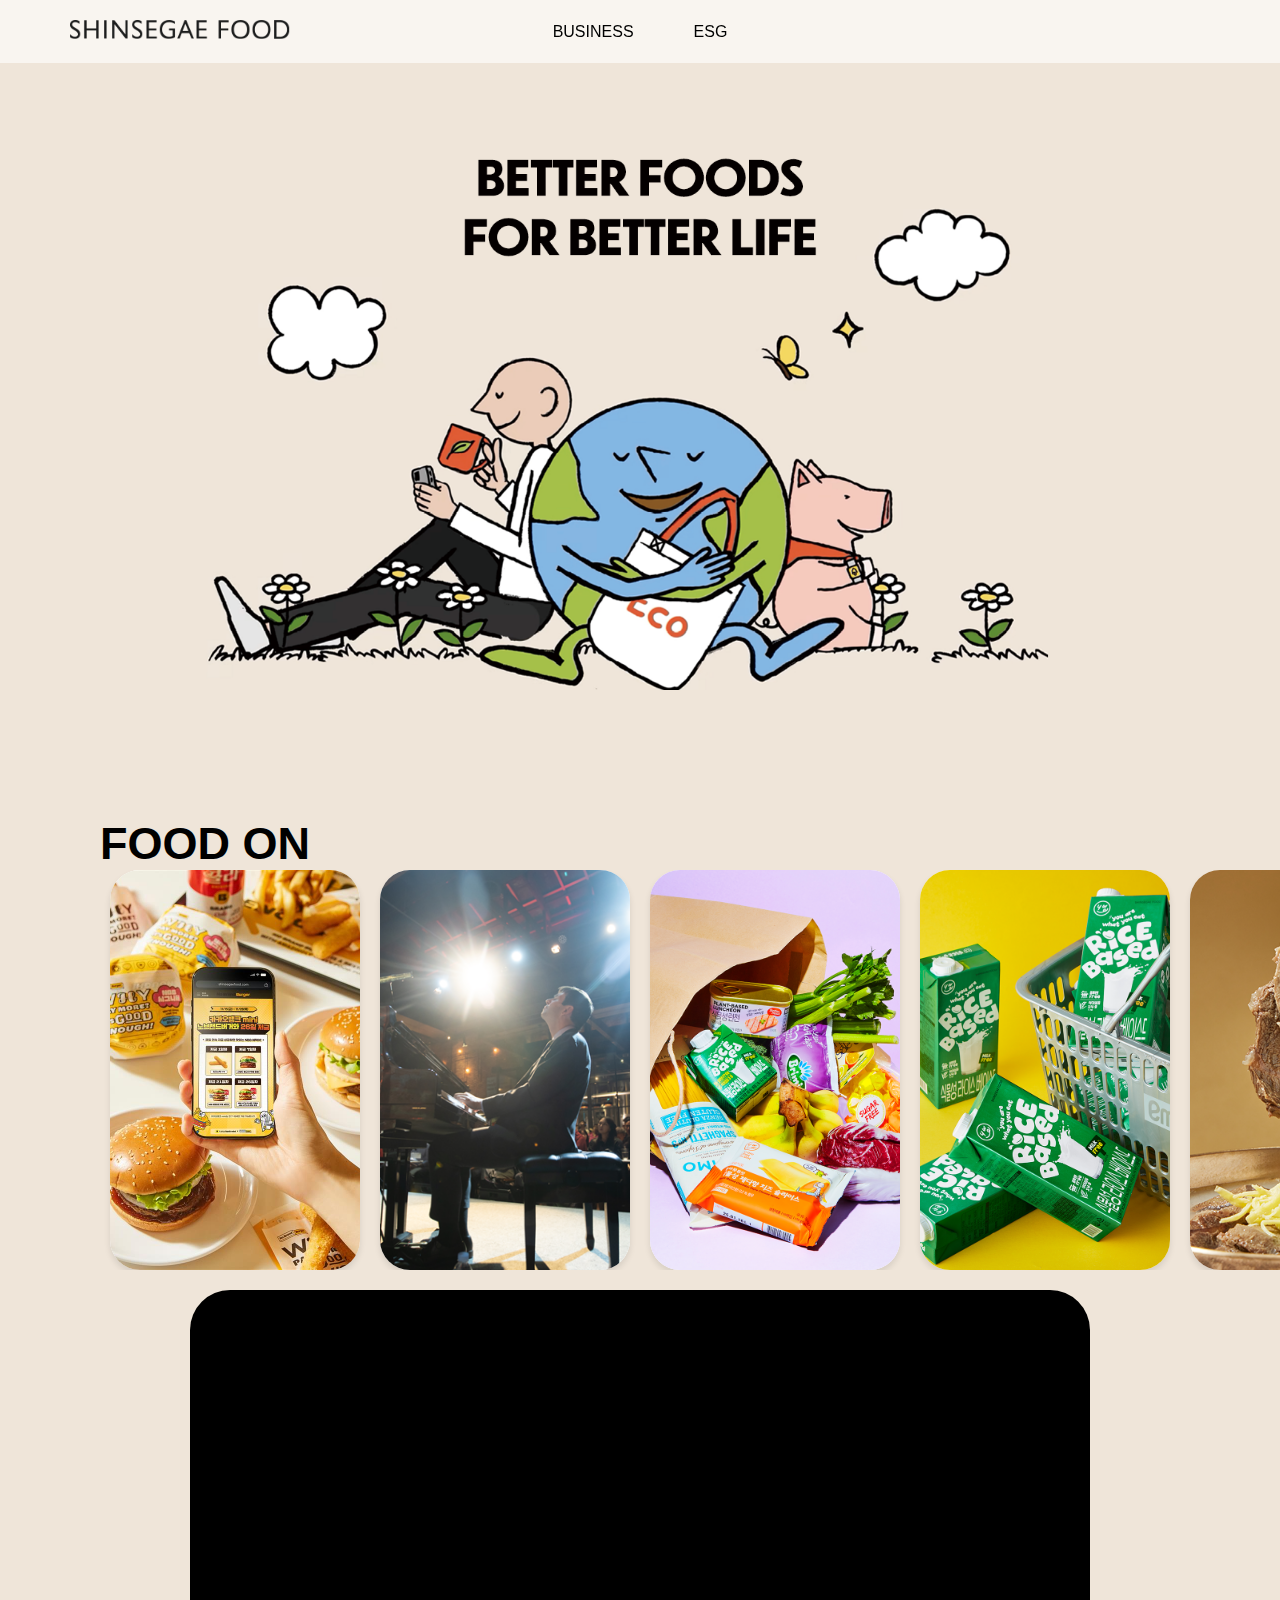
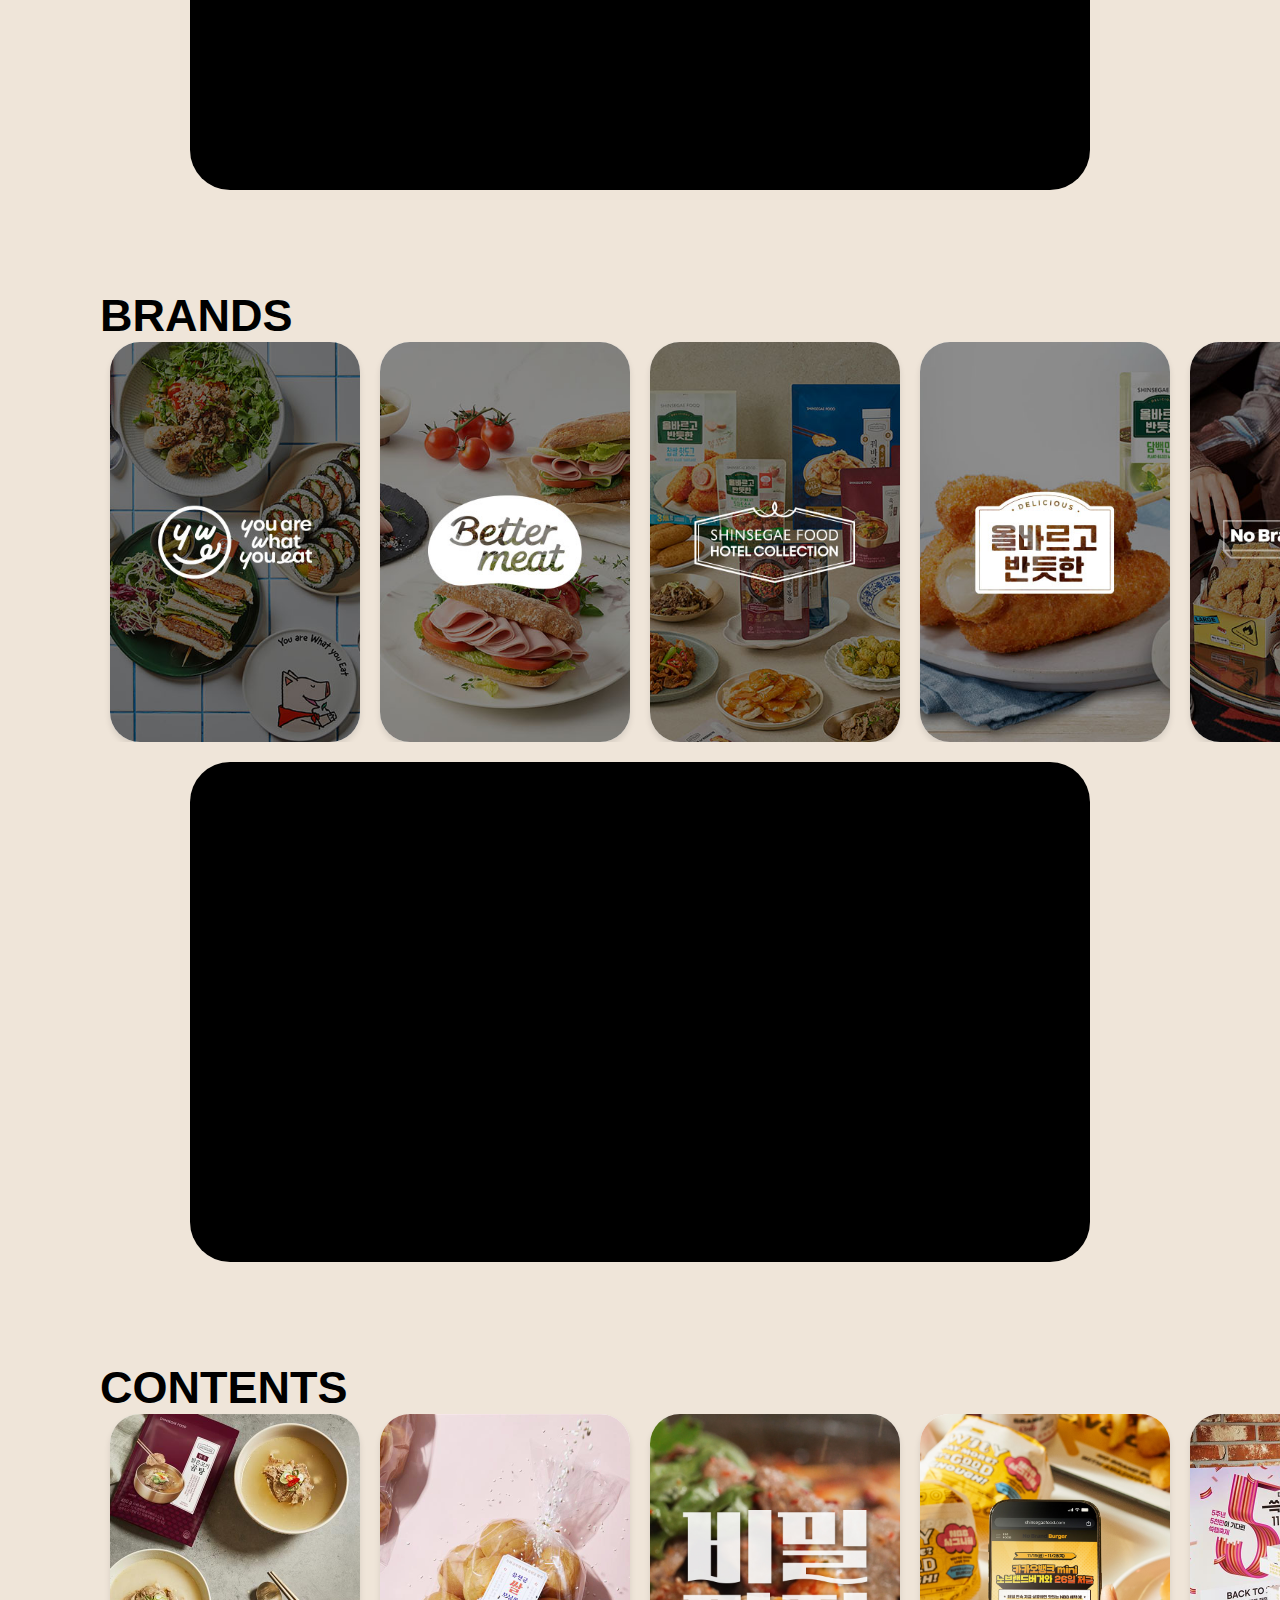
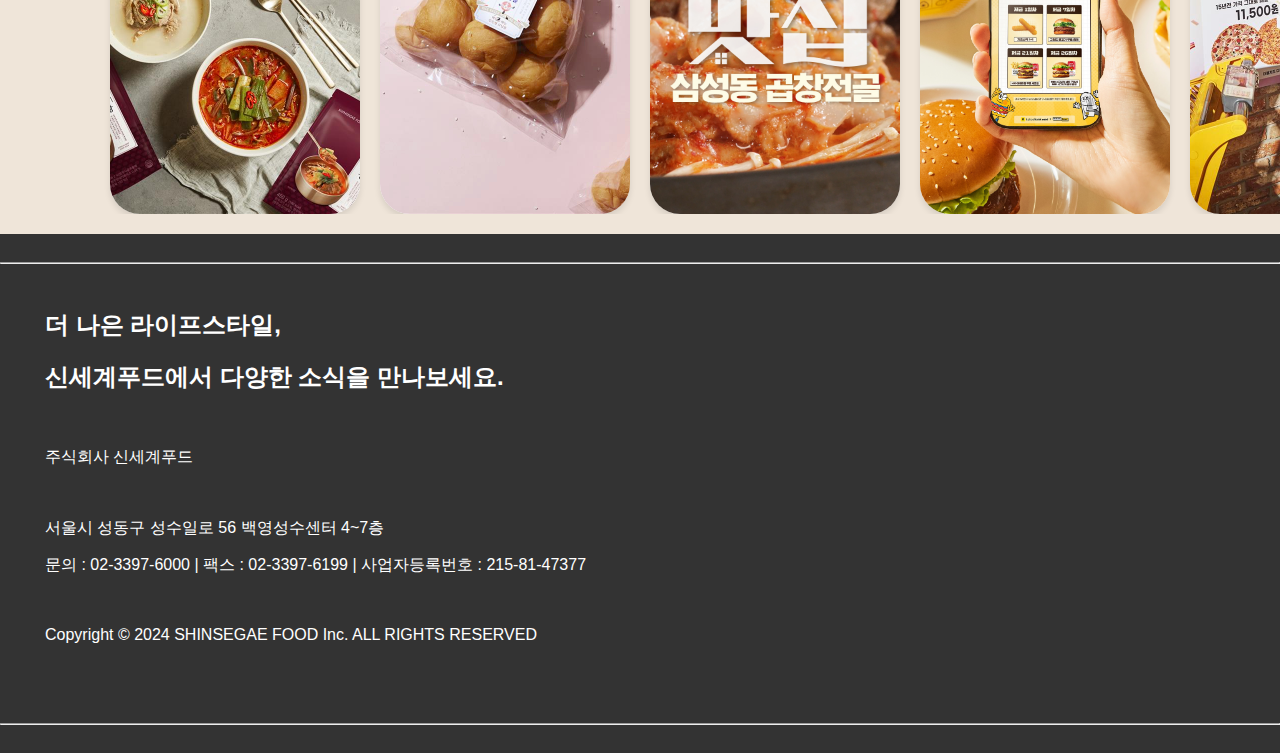
<file: index.html>
<!DOCTYPE html>
<html lang="ko">

<head>
    <meta charset="UTF-8">
    <meta name="viewport" content="width=device-width, initial-scale=1.0">
    <title>메인홈페이지</title>
    <link href="https://fonts.googleapis.com/css2?family=Material+Symbols+Outlined" rel="stylesheet">
    <link rel="stylesheet" href="main.css">
    <script src="main.js"></script>
    <link rel="icon" href="img_main/favicon.com.png" type="image/png">
</head>

<body>
    <!-- <div id="top"></div> -->
    <!-- 헤더 -->
    <header>
        <!--로고 -->
        <div class="logo-container">
            <div class="logo">
                <img src="img_main/logo_b_277.png" alt="신세계푸드 로고">
            </div>
        </div>
        <div class="blank"></div>
        <!-- 내비게이션 -->
        <nav>
            <!-- <a href="#business">BUSINESS</a> -->
            <a href="./BUSINESS_식품제조&유통/BUSINESS_식품제조&유통.html">BUSINESS</a>
            <a href="./ESG_가치체계/ESG_가치체계.html">ESG</a>
        </nav>

        
    </header>

    <!-- 메뉴 inner -->
    <div class="burger-menu">
        <input type="checkbox" id="menu-toggle">
        <label for="menu-toggle" class="burger-icon">
            <span class="material-symbols-outlined">menu</span>
        </label>

        <ul class="burger_inner">
            <div class="site_burger"></div>
            <!-- BUSINESS -->
            <h2>BUSINESS</h2>
            <ul>
                <li><a href="./BUSINESS_식품제조&유통/BUSINESS_식품제조&유통.html">식품제조/유통</a></li>
                <li><a href="./BUSINESS_푸드서비스/BUSINESS_푸드서비스.html">푸드서비스</a></li>
                <li><a href="./BUSINESS_프리미엄다이닝/BUSINESS_프리미엄다이닝.html">프리미엄다이닝</a></li>
                <li><a href="./BUSINESS_베이커리/BUSINESS_베이커리.html">베이커리</a></li>
                <li><a href="./BUSINESS_프랜차이즈/BUSINESS_프랜차이즈.html">프랜차이즈</a></li>
                <li><a href="./BUSINESS_자회사/BUSINESS_자회사.html">자회사</a></li>
            </ul>
            <!-- esg -->
            <h2>ESG</h2>
            <ul>
                <li><a href="./ESG_가치체계/ESG_가치체계.html">가치체계</a></li>
                <li><a href="./ESG_친환경경영/ESG_친환경경영.html">친환경 경영</a></li>
                <li><a href="./ESG_품질,안전경영/ESG_품질안전 경영.html">품질/안전 경영</a></li>
                <li><a href="./ESG_투명경영/ESG_투명경영.html">투명경영</a></li>
                <li><a href="./ESG_상생경영/ESG_상생경영.html">상생경영</a></li>
                <li><a href="./ESG_사회공헌/ESG_사회공헌.html">사회공헌</a></li>
            </ul>
        </ul>
    </div>
    </div>

    <!-- 본문 콘텐츠 -->
    <div class="top_bg">
        <div class="top_bg_inner"></div>
    </div>
    <div class="main_wrap">
        <strong class="food">FOOD ON</strong>
        <main>
            <div class="carousel-container">
                <div class="carousel-slider">
                    <article>
                        <img src="img_main/foodon241118.jpg" alt="이미지">
                    </article>
                    <article>
                        <img src="img_main/main_foodon_241002(1).png" alt="이미지">
                    </article>
                    <article>
                        <img src="img_main/main_foodon_240930.png" alt="이미지">
                    </article>
                    <article>
                        <img src="img_main/main_foodon_240919.png" alt="이미지">
                    </article>
                    <article>
                        <img src="img_main/main_foodOn_hotelCollection_2.png" alt="이미지">
                    </article>
                    <article>
                        <img src="img_main/main_foodon_241202_2.jpg" alt="">
                    </article>
                    <article>
                        <img src="img_main/main_foodon_241202_1.jpg" alt="">
                    </article>
                </div>
            </div>
        </main>
        <div id="youtube1">
            <iframe src="https://www.youtube.com/embed/Iqu_YNus3co?si=GOl9EmTJ0DT9AnSL" title="YouTube video player"
                frameborder="0"
                allow="accelerometer; autoplay; clipboard-write; encrypted-media; gyroscope; picture-in-picture; web-share"
                referrerpolicy="strict-origin-when-cross-origin" allowfullscreen>
            </iframe>
        </div>
        <strong>BRANDS</strong>
        <main class="brand">
            <div class="carousel-container">
                <div class="carousel-slider">
                    <article>
                        <img src="img_main/fix_main_brands_bg_ywe.jpg" alt="이미지">
                    </article>
                    <article>
                        <img src="img_main/fix_main_brands_bg_betterMeat.jpg" alt="이미지">
                    </article>
                    <article>
                        <img src="img_main/fix_main_brands_bg_hotelCollection.jpg" alt="이미지">
                    </article>
                    <article>
                        <img src="img_main/fix_main_brands_bg_olbaan.jpg" alt="이미지">
                    </article>
                    <article>
                        <img src="img_main/fix_main_brands_bg_nbb.jpg" alt="이미지">
                    </article>
                    <article>
                        <img src="img_main/fix_main_brands_bg_devilsDoor.jpg" alt="이미지">
                    </article>
                    <article>
                        <img src="img_main/fix_main_brands_bg_boulangerie.jpg" alt="이미지">
                    </article>
                    <article>
                        <img src="img_main/fix_main_brands_bg_oslo.jpg" alt="이미지">
                    </article>
                </div>
            </div>
        </main>
        <div id="youtube2">
            <iframe width="560" height="315" src="https://www.youtube.com/embed/2shHLWnKUyM?si=iReSeb9aAclHXTrC"
                title="YouTube video player" frameborder="0"
                allow="accelerometer; autoplay; clipboard-write; encrypted-media; gyroscope; picture-in-picture; web-share"
                referrerpolicy="strict-origin-when-cross-origin" allowfullscreen></iframe>
        </div>
        <strong>
            CONTENTS
        </strong>
        <main>
            <div class="carousel-container">
                <div class="carousel-slider">
                    <article>
                        <img src="img_main/main_contents_241127.jpg" alt="이미지">
                    </article>
                    <article>
                        <img src="img_main/main_contents_241122.jpg" alt="이미지">
                    </article>
                    <article>
                        <img src="img_main/곱창전골_썸네일.jpg" alt="이미지">
                    </article>
                    <article>
                        <img src="img_main/main_contents_241115.jpg" alt="이미지">
                    </article>
                    <article>
                        <img src="img_main/main_contents_241105.jpg" alt="이미지">
                    </article>
                    <article>
                        <img src="img_main/main_contents_241101.jpg" alt="이미지">
                    </article>
                    <article>
                        <img src="img_main/main_contents_241028.jpg" alt="이미지">
                    </article>
                </div>
            </div>
        </main>

        <a href="#" id="scrollToTopBtn">
            <img src="img_main/ico_arr_top_58.png" alt="Scroll to Top" />
        </a>

        <!-- 푸터 -->
        <footer>
            <hr>
            <div class="in_footer">
                <h2>더 나은 라이프스타일,</h2>
                <h2>신세계푸드에서 다양한 소식을 만나보세요.</h2>
                <br>
                <p>주식회사 신세계푸드</p>
                <br>
                <p>서울시 성동구 성수일로 56 백영성수센터 4~7층</p>
                <p>문의 : 02-3397-6000 | 팩스 : 02-3397-6199 | 사업자등록번호 : 215-81-47377</p>
                <br>
                <p>Copyright © 2024 SHINSEGAE FOOD Inc. ALL RIGHTS RESERVED</p>
                <br>
            </div>
            <hr>
        </footer>

        <script>
            document.addEventListener("DOMContentLoaded", () => {
                const burgerMenu = document.querySelector(".burger-icon");
                const burgerInner = document.querySelector(".burger_inner");

                burgerMenu.addEventListener("click", () => {
                    if (burgerInner.style.display === "none" || !burgerInner.style.display) {
                        burgerInner.style.display = "block";
                    } else {
                        burgerInner.style.display = "none";
                    }
                });
            });
        </script>

</body>

</html>
</file>
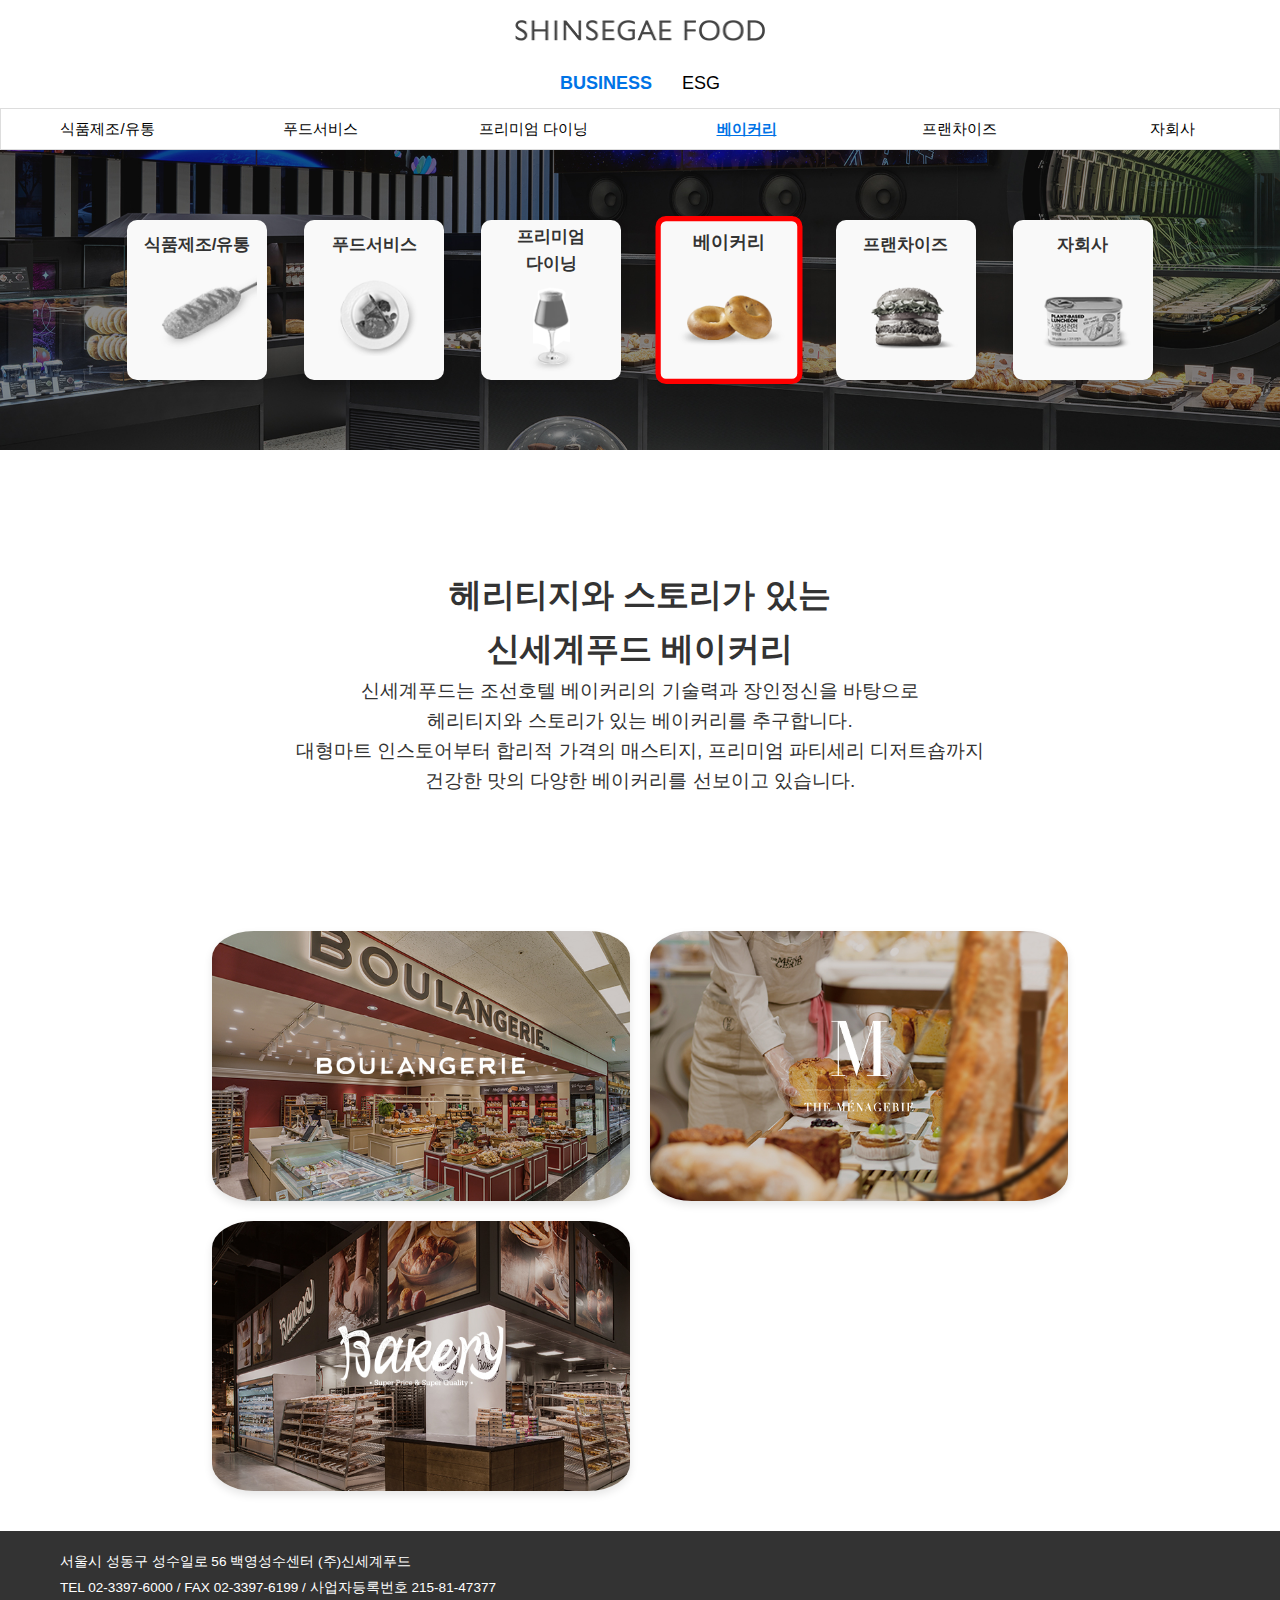
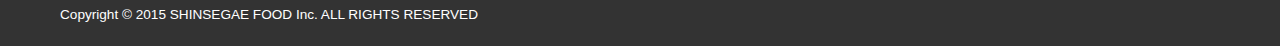
<file: BUSINESS_베이커리/BUSINESS_베이커리.html>
<!DOCTYPE html>
<html lang="ko">

<head>
    <meta charset="UTF-8">
    <meta name="viewport" content="width=device-width, initial-scale=1.0">
    <link rel="stylesheet" href="BUSINESS_베이커리.css">
    <script src="BUSINESS_베이커리.js"></script>
    <title>베이커리</title>
</head>

<body>
    <!-- 헤더 -->
    <header>
        <div class="header-container">
            <a href="../index.html"><img src="img_BUSINESS베이커리/logo.png" alt=""></a>
        </div>

        <nav>
            <ul>
                <li class="active">BUSINESS</li>
                <li>ESG</li>
            </ul>
        </nav>
    </header>

    <main>
        <div>
            <div>
                <ul>
                    <li><a href="../BUSINESS_식품제조&유통/BUSINESS_식품제조&유통.html">식품제조/유통</a></li>
                    <li><a href="../BUSINESS_푸드서비스/BUSINESS_푸드서비스.html">푸드서비스</a></li>
                    <li><a href="../BUSINESS_프리미엄다이닝/BUSINESS_프리미엄다이닝.html">프리미엄 다이닝</a></li>
                    <li class="active">베이커리</li>
                    <li><a href="../BUSINESS_프랜차이즈/BUSINESS_프랜차이즈.html">프랜차이즈</a></li>
                    <li><a href="../BUSINESS_자회사/BUSINESS_자회사.html">자회사</a></li>
                </ul>
            </div>
            <div>
                <ul>
                    <li><a href="../ESG_가치체계/ESG_가치체계.html">가치체계</a></li>
                    <li><a href="../ESG_친환경경영/ESG_친환경경영.html">친환경 경영</a></li>
                    <li><a href="../ESG_품질,안전경영/ESG_품질안전 경영.html">품질/안전 경영</a></li>
                    <li><a href="../ESG_투명경영/ESG_투명경영.html">투명경영</a></li>
                    <li><a href="../ESG_상생경영/ESG_상생경영.html">상생경영</a></li>
                    <li><a href="../ESG_사회공헌/ESG_사회공헌.html">사회공헌</a></li>
                </ul>
            </div>
        </div>
    </main>
    <div class="top_bg">
        <ul>
            <li><a href="../BUSINESS_식품제조&유통/BUSINESS_식품제조&유통.html">식품제조/유통<img src="img_BUSINESS베이커리/bg_business_tab01.png" alt=""></a></li>
            <li><a href="../BUSINESS_푸드서비스/BUSINESS_푸드서비스.html">푸드서비스<img src="img_BUSINESS베이커리/bg_business_tab02.png" alt=""></a></li>
            <li><a href="../BUSINESS_프리미엄다이닝/BUSINESS_프리미엄다이닝.html">프리미엄<br>다이닝<img src="img_BUSINESS베이커리/bg_business_tab03.png" alt=""></a></li>
            <li><a href="BUSINESS_베이커리.html">베이커리<img src="img_BUSINESS베이커리/bg_business_tab04_on.png" alt=""></a></li>
            <li><a href="../BUSINESS_프랜차이즈/BUSINESS_프랜차이즈.html">프랜차이즈<img src="img_BUSINESS베이커리/bg_business_tab05.png" alt=""></a></li>
            <li><a href="../BUSINESS_자회사/BUSINESS_자회사.html">자회사<img src="img_BUSINESS베이커리/bg_business_tab06.png" alt=""></a></li>
        </ul>
    </div>

    <div class="main_txt">
        <b>헤리티지와 스토리가 있는 <br>
            신세계푸드 베이커리</b>
        <p>
            신세계푸드는 조선호텔 베이커리의 기술력과 장인정신을 바탕으로 <br>
            헤리티지와 스토리가 있는 베이커리를 추구합니다. <br>
            대형마트 인스토어부터 합리적 가격의 매스티지, 프리미엄 파티세리 디저트숍까지 <br>
            건강한 맛의 다양한 베이커리를 선보이고 있습니다. <br>
        </p>
    </div>

    <div class="bg">
        <article>
            <br>
            <div class="image-group">
                <img src="img_BUSINESS베이커리/business_item_boulangerie.jpg" alt="">
                <img src="img_BUSINESS베이커리/business_item_theMenagerie.jpg" alt="">
                <img src="img_BUSINESS베이커리/business_item_bakery.jpg" alt="">
            </div>
        </article>
    </div>

    <!-- 푸터 -->
    <footer>
        <div class="footer_txt">
            <p>서울시 성동구 성수일로 56 백영성수센터 (주)신세계푸드</p>
            <p>TEL 02-3397-6000 / FAX 02-3397-6199 / 사업자등록번호 215-81-47377</p>
            <p>Copyright © 2015 SHINSEGAE FOOD Inc. ALL RIGHTS RESERVED</p>
        </div>
    </footer>
</body>

</html>
</file>
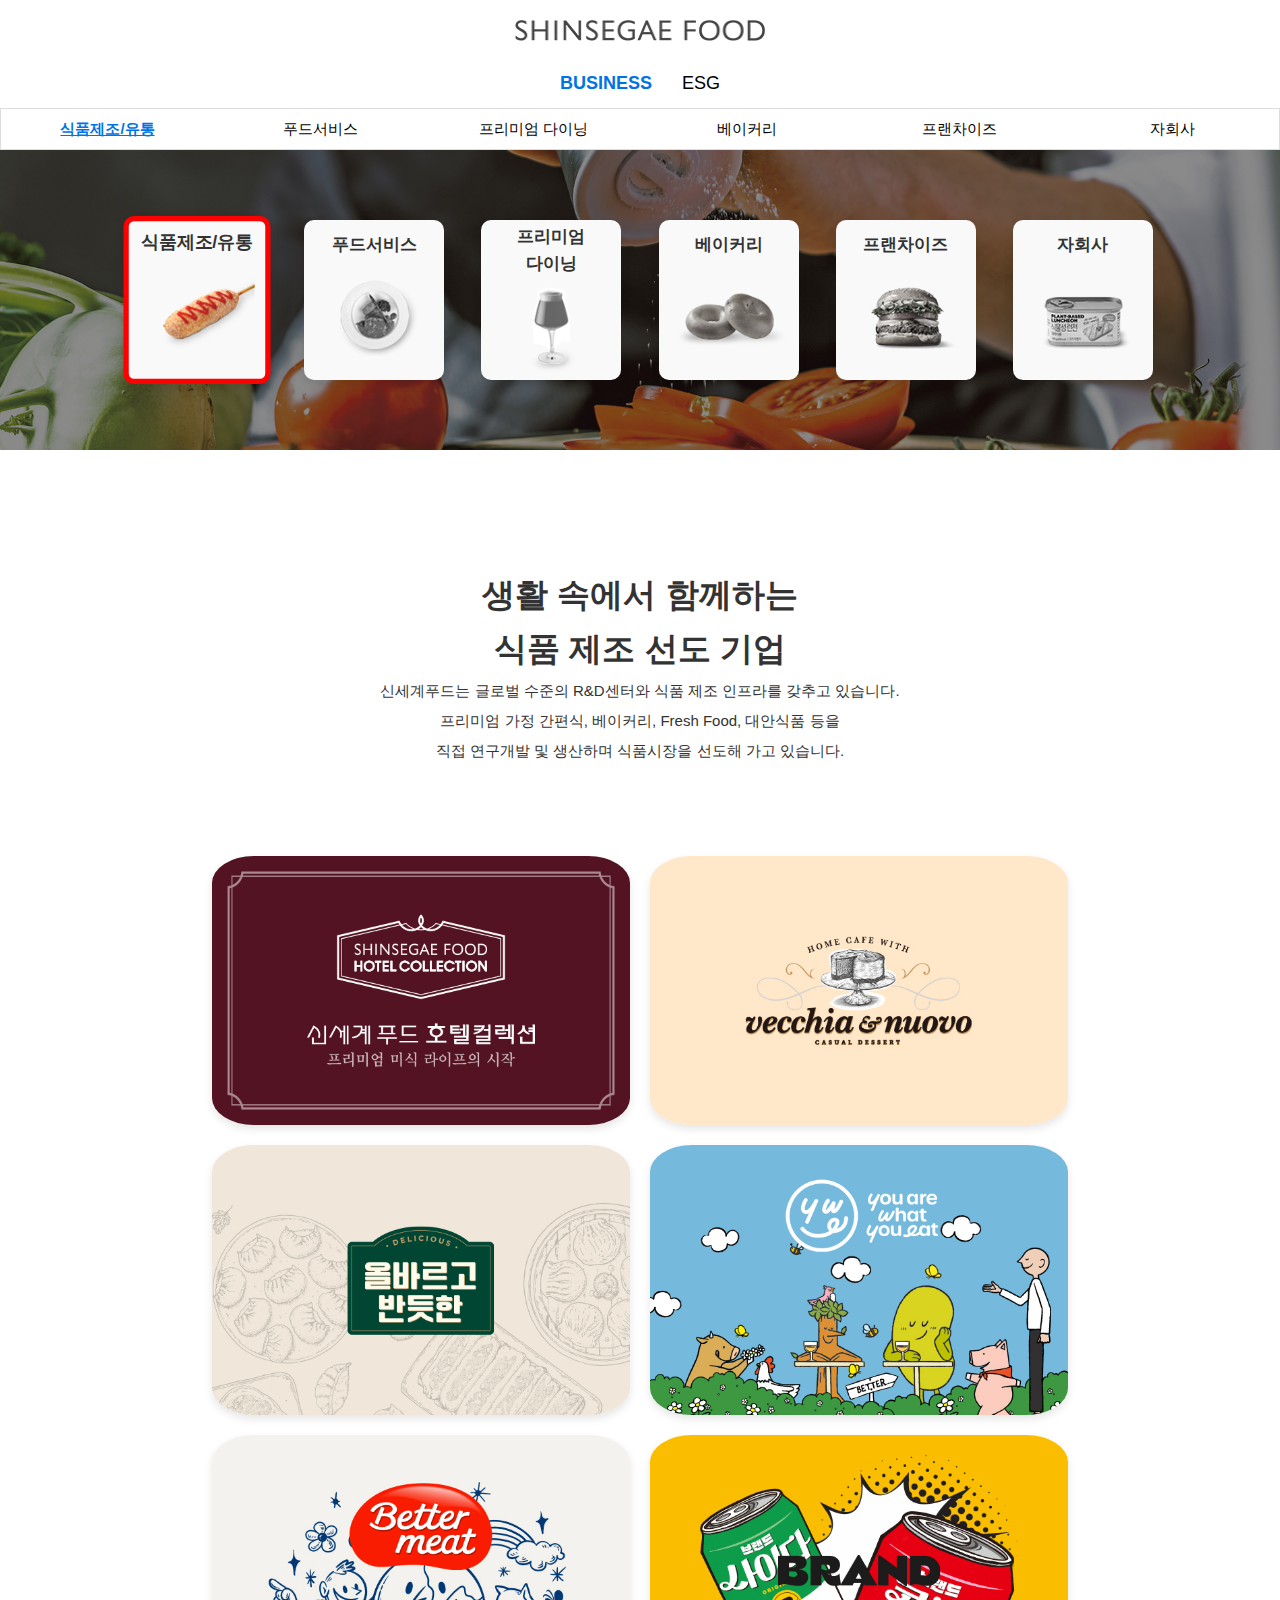
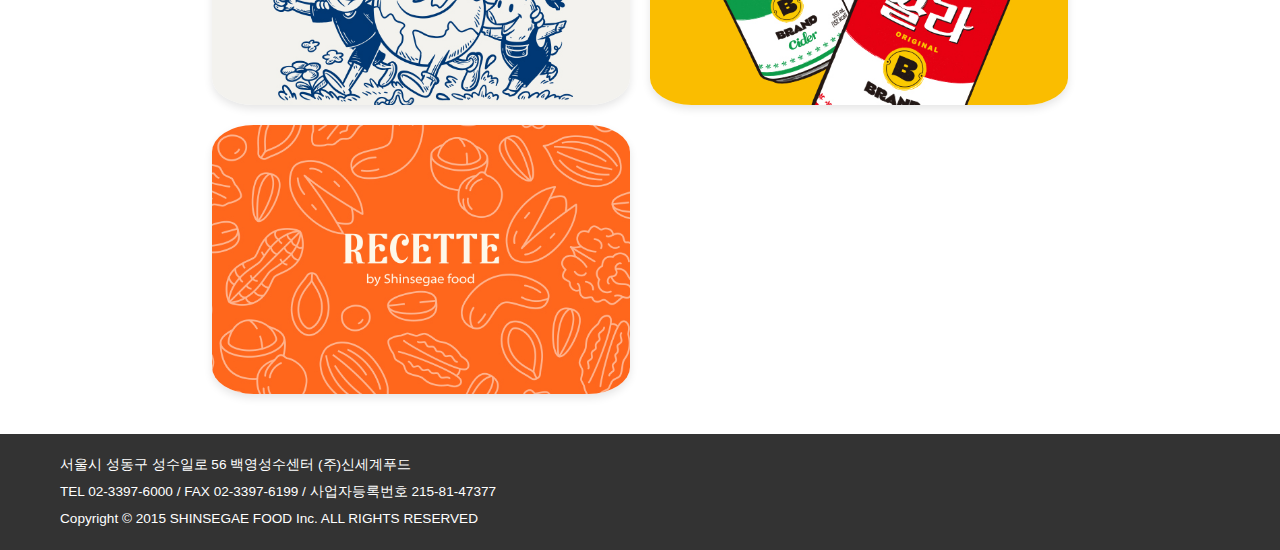
<file: BUSINESS_식품제조&유통/BUSINESS_식품제조&유통.html>
<!DOCTYPE html>
<html lang="ko">

<head>
    <meta charset="UTF-8">
    <meta name="viewport" content="width=device-width, initial-scale=1.0">
    <link rel="stylesheet" href="BUSINESS_식품제조&유통.css">
    <script src="BUSINESS_식품제조&유통.js"></script>
    <title>식품제조/유통</title>
</head>

<body>
    <!-- 헤더 -->
    <header>
        <div class="header-container">
            <a href="../index.html"><img src="img_BUSINESS식품제조&유통/logo.png" alt=""></a>
        </div>

        <nav>
            <ul>
                <li class="active">BUSINESS</li>
                <li>ESG</li>
            </ul>
        </nav>
    </header>

    <main>
        <div>
            <div>
                <ul>
                    <li class="active">식품제조/유통</li>
                    <li><a href="../BUSINESS_푸드서비스/BUSINESS_푸드서비스.html">푸드서비스</a></li>
                    <li><a href="../BUSINESS_프리미엄다이닝/BUSINESS_프리미엄다이닝.html">프리미엄 다이닝</a></li>
                    <li><a href="../BUSINESS_베이커리/BUSINESS_베이커리.html">베이커리</a></li>
                    <li><a href="../BUSINESS_프랜차이즈/BUSINESS_프랜차이즈.html">프랜차이즈</a></li>
                    <li><a href="../BUSINESS_자회사/BUSINESS_자회사.html">자회사</a></li>
                </ul>
            </div>
            <div>
                <ul>
                    <li><a href="../ESG_가치체계/ESG_가치체계.html">가치체계</a></li>
                    <li><a href="../ESG_친환경경영/ESG_친환경경영.html">친환경 경영</a></li>
                    <li><a href="../ESG_품질,안전경영/ESG_품질안전 경영.html">품질/안전 경영</a></li>
                    <li><a href="../ESG_투명경영/ESG_투명경영.html">투명경영</a></li>
                    <li><a href="../ESG_상생경영/ESG_상생경영.html">상생경영</a></li>
                    <li><a href="../ESG_사회공헌/ESG_사회공헌.html">사회공헌</a></li>
                </ul>
            </div>
        </div>
    </main>
    <div class="top_bg">
        <ul>
            <li><a href="BUSINESS_식품제조&유통.html">식품제조/유통<img src="img_BUSINESS식품제조&유통/bg_business_tab01_on.png" alt=""></a></li>
            <li><a href="../BUSINESS_푸드서비스/BUSINESS_푸드서비스.html">푸드서비스<img src="img_BUSINESS식품제조&유통/bg_business_tab02.png" alt=""></a></li>
            <li><a href="../BUSINESS_프리미엄다이닝/BUSINESS_프리미엄다이닝.html">프리미엄<br>다이닝<img src="img_BUSINESS식품제조&유통/bg_business_tab03.png" alt=""></a></li>
            <li><a href="../BUSINESS_베이커리/BUSINESS_베이커리.html">베이커리<img src="img_BUSINESS식품제조&유통/bg_business_tab04.png" alt=""></a></li>
            <li><a href="../BUSINESS_프랜차이즈/BUSINESS_프랜차이즈.html">프랜차이즈<img src="img_BUSINESS식품제조&유통/bg_business_tab05.png" alt=""></a></li>
            <li><a href="../BUSINESS_자회사/BUSINESS_자회사.html">자회사<img src="img_BUSINESS식품제조&유통/bg_business_tab06.png" alt=""></a></li>
        </ul>
    </div>

    <div class="main_txt">
        <b>생활 속에서 함께하는 <br>
            식품 제조 선도 기업</b>
        <p>
            신세계푸드는 글로벌 수준의 R&D센터와 식품 제조 인프라를 갖추고 있습니다. <br>
            프리미엄 가정 간편식, 베이커리, Fresh Food, 대안식품 등을 <br>
            직접 연구개발 및 생산하며 식품시장을 선도해 가고 있습니다. <br>
        </p>
    </div>

    <article>
        <img src="img_BUSINESS식품제조&유통/business_item_hotelCollection.jpg" alt="">
        <img src="img_BUSINESS식품제조&유통/business_item_vecchiaEnuovo.jpg" alt="">
        <img src="img_BUSINESS식품제조&유통/business_item_olbaan.jpg" alt="">
        <img src="img_BUSINESS식품제조&유통/business_item_ywe.jpg" alt="">
        <img src="img_BUSINESS식품제조&유통/business_item_betterMeat.jpg" alt="">
        <img src="img_BUSINESS식품제조&유통/business_item_brand.jpg" alt="">
        <img src="img_BUSINESS식품제조&유통/business_item_recette.jpg" alt="">
    </article>

    <!-- 푸터 -->
    <footer>
        <div class="footer_txt">
            <p>서울시 성동구 성수일로 56 백영성수센터 (주)신세계푸드</p>
            <p>TEL 02-3397-6000 / FAX 02-3397-6199 / 사업자등록번호 215-81-47377</p>
            <p>Copyright © 2015 SHINSEGAE FOOD Inc. ALL RIGHTS RESERVED</p>
        </div>
    </footer>
</body>

</html>
</file>
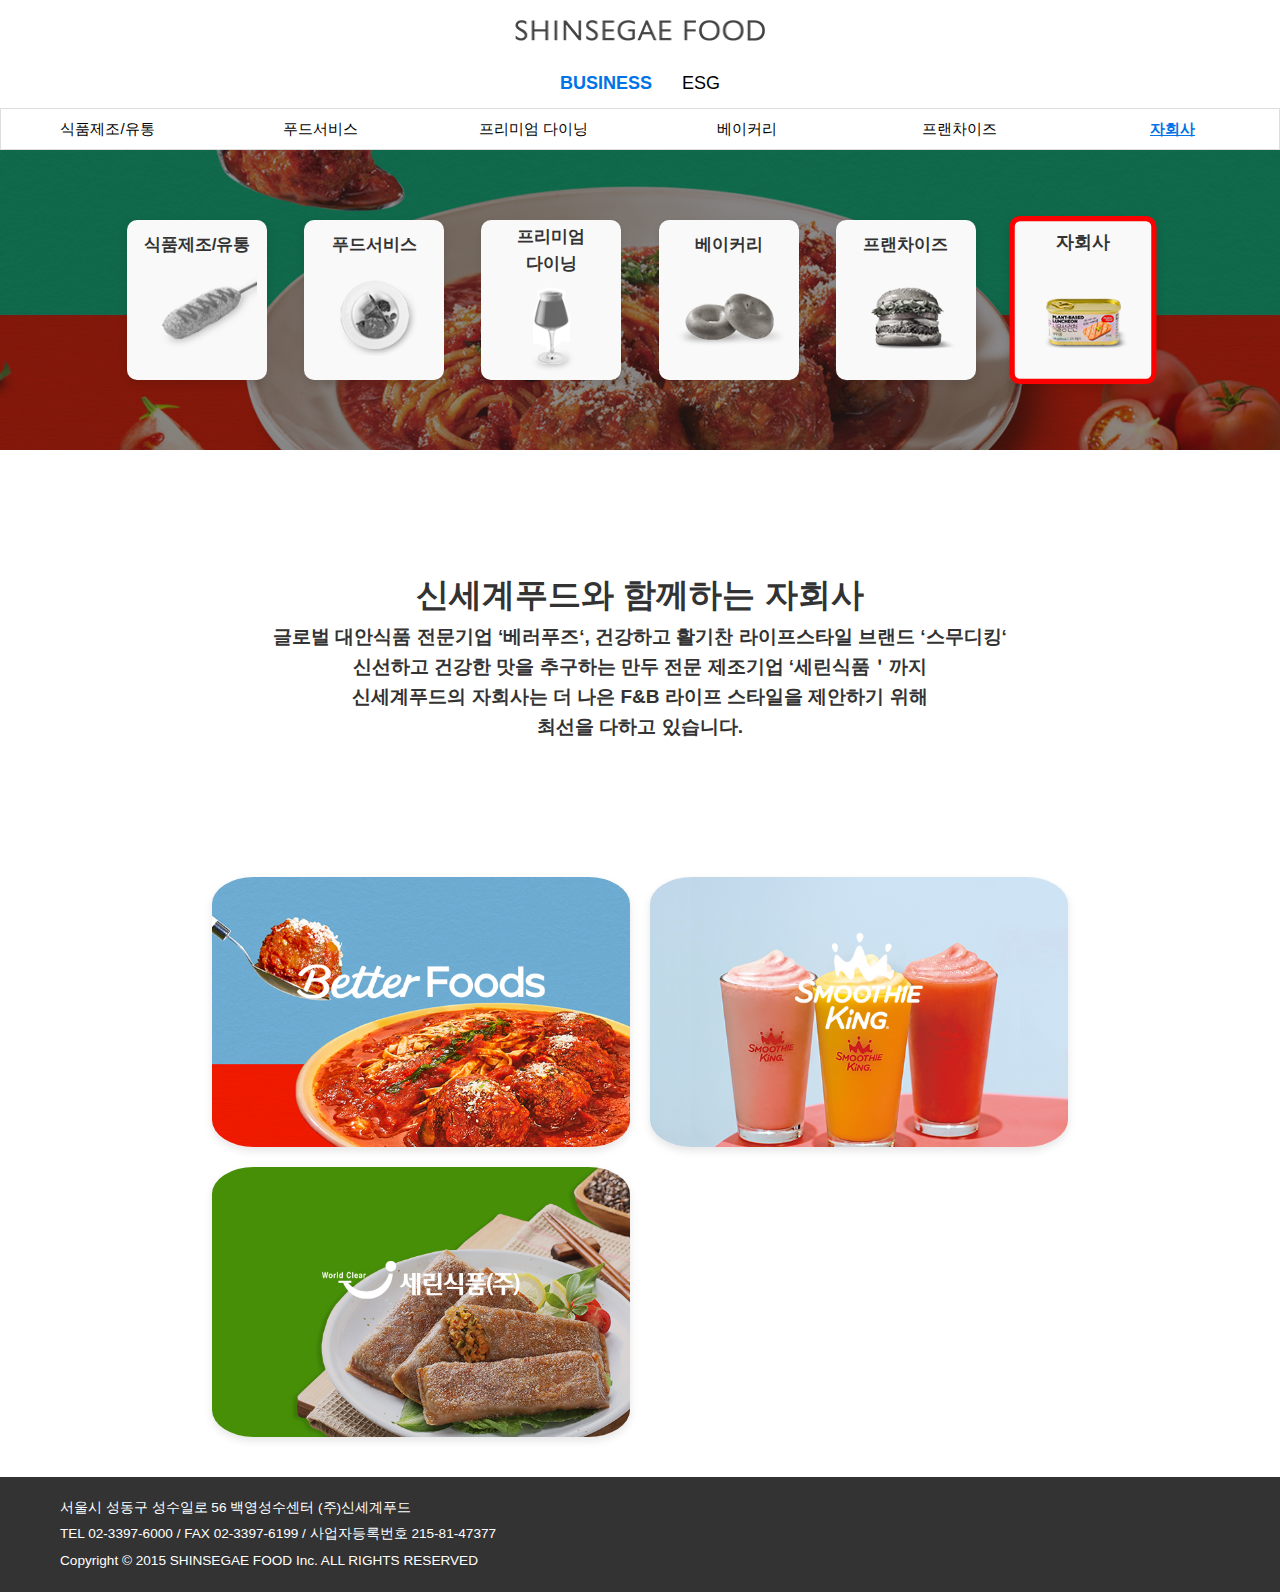
<file: BUSINESS_자회사/BUSINESS_자회사.html>
<!DOCTYPE html>
<html lang="ko">

<head>
    <meta charset="UTF-8">
    <meta name="viewport" content="width=device-width, initial-scale=1.0">
    <link rel="stylesheet" href="BUSINESS_자회사.css">
    <script src="BUSINESS_자회사.js"></script>
    <title>자회사</title>
</head>

<body>
    <!-- 헤더 -->
    <header>
        <div class="header-container">
            <a href="../index.html"><img src="img_BUSINESS자회사/logo.png" alt=""></a>
        </div>

        <nav>
            <ul>
                <li class="active">BUSINESS</li>
                <li>ESG</li>
            </ul>
        </nav>
    </header>

    <main>
        <div>
            <div>
                <ul>
                    <li><a href="../BUSINESS_식품제조&유통/BUSINESS_식품제조&유통.html">식품제조/유통</a></li>
                    <li><a href="../BUSINESS_푸드서비스/BUSINESS_푸드서비스.html">푸드서비스</a></li>
                    <li><a href="../BUSINESS_프리미엄다이닝/BUSINESS_프리미엄다이닝.html">프리미엄 다이닝</a></li>
                    <li><a href="../BUSINESS_베이커리/BUSINESS_베이커리.html">베이커리</a></li>
                    <li><a href="../BUSINESS_프랜차이즈/BUSINESS_프랜차이즈.html">프랜차이즈</a></li>
                    <li class="active">자회사</li>
                </ul>
            </div>
            <div>
                <ul>
                    <li><a href="../ESG_가치체계/ESG_가치체계.html">가치체계</a></li>
                    <li><a href="../ESG_친환경경영/ESG_친환경경영.html">친환경 경영</a></li>
                    <li><a href="../ESG_품질,안전경영/ESG_품질안전 경영.html">품질/안전 경영</a></li>
                    <li><a href="../ESG_투명경영/ESG_투명경영.html">투명경영</a></li>
                    <li><a href="../ESG_상생경영/ESG_상생경영.html">상생경영</a></li>
                    <li><a href="../ESG_사회공헌/ESG_사회공헌.html">사회공헌</a></li>
                </ul>
            </div>
        </div>
    </main>
    <div class="top_bg">
        <ul>
            <li><a href="../BUSINESS_식품제조&유통/BUSINESS_식품제조&유통.html">식품제조/유통<img src="img_BUSINESS자회사/bg_business_tab01.png" alt=""></a></li>
            <li><a href="../BUSINESS_푸드서비스/BUSINESS_푸드서비스.html">푸드서비스<img src="img_BUSINESS자회사/bg_business_tab02.png" alt=""></a></li>
            <li><a href="../BUSINESS_프리미엄다이닝/BUSINESS_프리미엄다이닝.html">프리미엄<br>다이닝<img src="img_BUSINESS자회사/bg_business_tab03.png" alt=""></a></li>
            <li><a href="../BUSINESS_베이커리/BUSINESS_베이커리.html">베이커리<img src="img_BUSINESS자회사/bg_business_tab04.png" alt=""></a></li>
            <li><a href="../BUSINESS_프랜차이즈/BUSINESS_프랜차이즈.html">프랜차이즈<img src="img_BUSINESS자회사/bg_business_tab05.png" alt=""></a></li>
            <li><a href="BUSINESS_자회사.html">자회사<img src="img_BUSINESS자회사/bg_business_tab06_on.png" alt=""></a></li>
        </ul>
    </div>

    <div class="main_txt">
        <b>신세계푸드와 함께하는 자회사
        <p>
            글로벌 대안식품 전문기업 ‘베러푸즈‘, 건강하고 활기찬 라이프스타일 브랜드 ‘스무디킹‘ <br>
            신선하고 건강한 맛을 추구하는 만두 전문 제조기업 ‘세린식품＇까지 <br>
            신세계푸드의 자회사는 더 나은 F&B 라이프 스타일을 제안하기 위해 <br>
            최선을 다하고 있습니다. <br>
        </p>
    </div>

    <div class="bg">
        <article>
            <br>
            <div class="image-group">
                <img src="img_BUSINESS자회사/business_item_betterFoods.jpg" alt="">
                <img src="img_BUSINESS자회사/business_item_smoothieKing.jpg" alt="">
                <img src="img_BUSINESS자회사/business_item_serin.jpg" alt="">
            </div>
        </article>
    </div>

    <!-- 푸터 -->
    <footer>
        <div class="footer_txt">
            <p>서울시 성동구 성수일로 56 백영성수센터 (주)신세계푸드</p>
            <p>TEL 02-3397-6000 / FAX 02-3397-6199 / 사업자등록번호 215-81-47377</p>
            <p>Copyright © 2015 SHINSEGAE FOOD Inc. ALL RIGHTS RESERVED</p>
        </div>
    </footer>
</body>

</html>
</file>
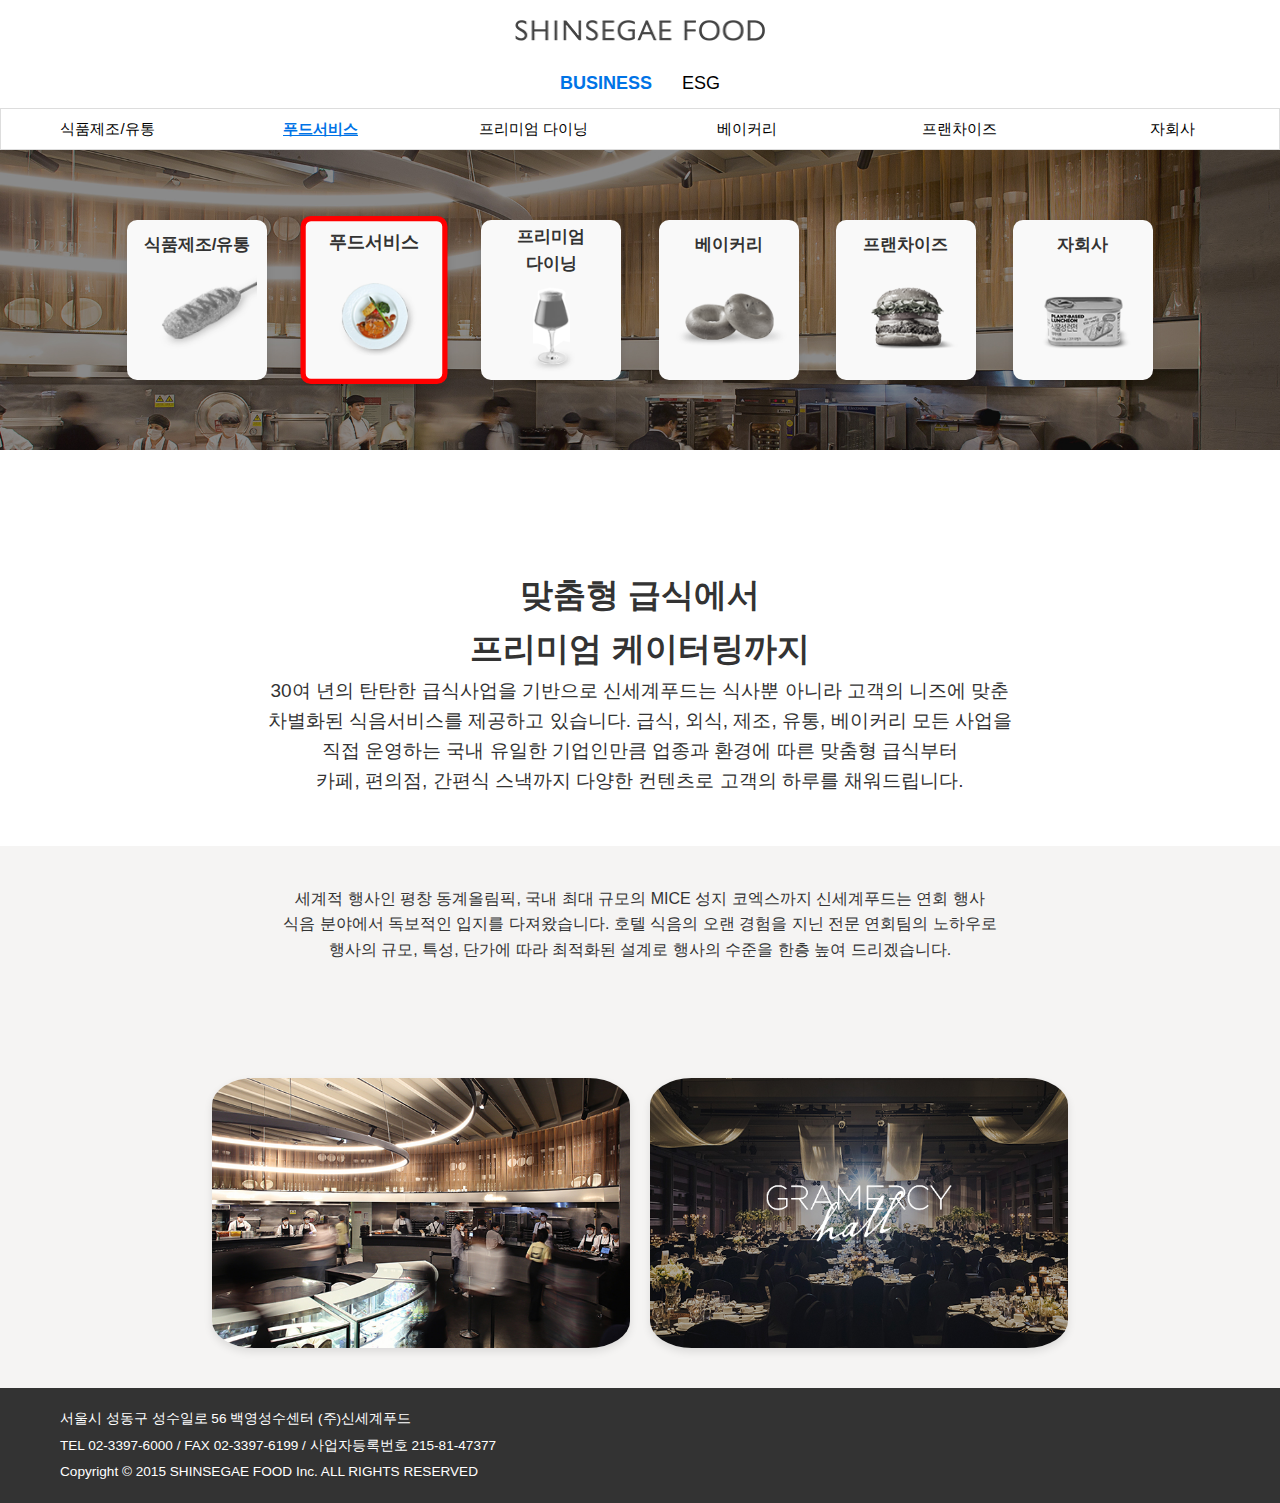
<file: BUSINESS_푸드서비스/BUSINESS_푸드서비스.html>
<!DOCTYPE html>
<html lang="ko">

<head>
    <meta charset="UTF-8">
    <meta name="viewport" content="width=device-width, initial-scale=1.0">
    <link rel="stylesheet" href="BUSINESS_푸드서비스.css">
    <script src="BUSINESS_푸드서비스.js"></script>
    <title>푸드서비스</title>
</head>

<body>
    <!-- 헤더 -->
    <header>
        <div class="header-container">
            <a href="../index.html"><img src="img_BUSINESS푸드서비스/logo.png" alt=""></a>
        </div>

        <nav>
            <ul>
                <li class="active">BUSINESS</li>
                <li>ESG</li>
            </ul>
        </nav>
    </header>

    <main>
        <div>
            <div>
                <ul>
                    <li><a href="../BUSINESS_식품제조&유통/BUSINESS_식품제조&유통.html">식품제조/유통</a></li>
                    <li class="active">푸드서비스</li>
                    <li><a href="../BUSINESS_프리미엄다이닝/BUSINESS_프리미엄다이닝.html">프리미엄 다이닝</a></li>
                    <li><a href="../BUSINESS_베이커리/BUSINESS_베이커리.html">베이커리</a></li>
                    <li><a href="../BUSINESS_프랜차이즈/BUSINESS_프랜차이즈.html">프랜차이즈</a></li>
                    <li><a href="../BUSINESS_자회사/BUSINESS_자회사.html">자회사</a></li>
                </ul>
            </div>
            <div>
                <ul>
                    <li><a href="../ESG_가치체계/ESG_가치체계.html">가치체계</a></li>
                    <li><a href="../ESG_친환경경영/ESG_친환경경영.html">친환경 경영</a></li>
                    <li><a href="../ESG_품질,안전경영/ESG_품질안전 경영.html">품질/안전 경영</a></li>
                    <li><a href="../ESG_투명경영/ESG_투명경영.html">투명경영</a></li>
                    <li><a href="../ESG_상생경영/ESG_상생경영.html">상생경영</a></li>
                    <li><a href="../ESG_사회공헌/ESG_사회공헌.html">사회공헌</a></li>
                </ul>
            </div>
        </div>
    </main>
    <div class="top_bg">
        <ul>
            <li><a href="../BUSINESS_식품제조&유통/BUSINESS_식품제조&유통.html">식품제조/유통<img src="img_BUSINESS푸드서비스/bg_business_tab01.png" alt=""></a></li>
            <li><a href="BUSINESS_푸드서비스.html">푸드서비스<img src="img_BUSINESS푸드서비스/bg_business_tab02_on.png" alt=""></a></li>
            <li><a href="../BUSINESS_프리미엄다이닝/BUSINESS_프리미엄다이닝.html">프리미엄<br>다이닝<img src="img_BUSINESS푸드서비스/bg_business_tab03.png" alt=""></a></li>
            <li><a href="../BUSINESS_베이커리/BUSINESS_베이커리.html">베이커리<img src="img_BUSINESS푸드서비스/bg_business_tab04.png" alt=""></a></li>
            <li><a href="../BUSINESS_프랜차이즈/BUSINESS_프랜차이즈.html">프랜차이즈<img src="img_BUSINESS푸드서비스/bg_business_tab05.png" alt=""></a></li>
            <li><a href="../BUSINESS_자회사/BUSINESS_자회사.html">자회사<img src="img_BUSINESS푸드서비스/bg_business_tab06.png" alt=""></a></li>
        </ul>
    </div>

    <div class="main_txt">
        <b>맞춤형 급식에서 <br>
            프리미엄 케이터링까지</b>
        <p>
            30여 년의 탄탄한 급식사업을 기반으로 신세계푸드는 식사뿐 아니라 고객의 니즈에 맞춘 <br>
            차별화된 식음서비스를 제공하고 있습니다. 급식, 외식, 제조, 유통, 베이커리 모든 사업을 <br>
            직접 운영하는 국내 유일한 기업인만큼 업종과 환경에 따른 맞춤형 급식부터 <br>
            카페, 편의점, 간편식 스낵까지 다양한 컨텐츠로 고객의 하루를 채워드립니다. <br>
        </p>
    </div>

    <div class="bg">
        <p>
            세계적 행사인 평창 동계올림픽, 국내 최대 규모의 MICE 성지 코엑스까지 신세계푸드는 연회 행사 <br>
            식음 분야에서 독보적인 입지를 다져왔습니다. 호텔 식음의 오랜 경험을 지닌 전문 연회팀의 노하우로 <br>
            행사의 규모, 특성, 단가에 따라 최적화된 설계로 행사의 수준을 한층 높여 드리겠습니다. <br>
        </p>
        <article>
            <br>
            <div class="image-group">
                <img src="img_BUSINESS푸드서비스/business_item_foodService_1.jpg" alt="">
                <img src="img_BUSINESS푸드서비스/business_item_foodService_2.jpg" alt="">
            </div>
        </article>
    </div>

    <!-- 푸터 -->
    <footer>
        <div class="footer_txt">
            <p>서울시 성동구 성수일로 56 백영성수센터 (주)신세계푸드</p>
            <p>TEL 02-3397-6000 / FAX 02-3397-6199 / 사업자등록번호 215-81-47377</p>
            <p>Copyright © 2015 SHINSEGAE FOOD Inc. ALL RIGHTS RESERVED</p>
        </div>
    </footer>
</body>

</html>
</file>
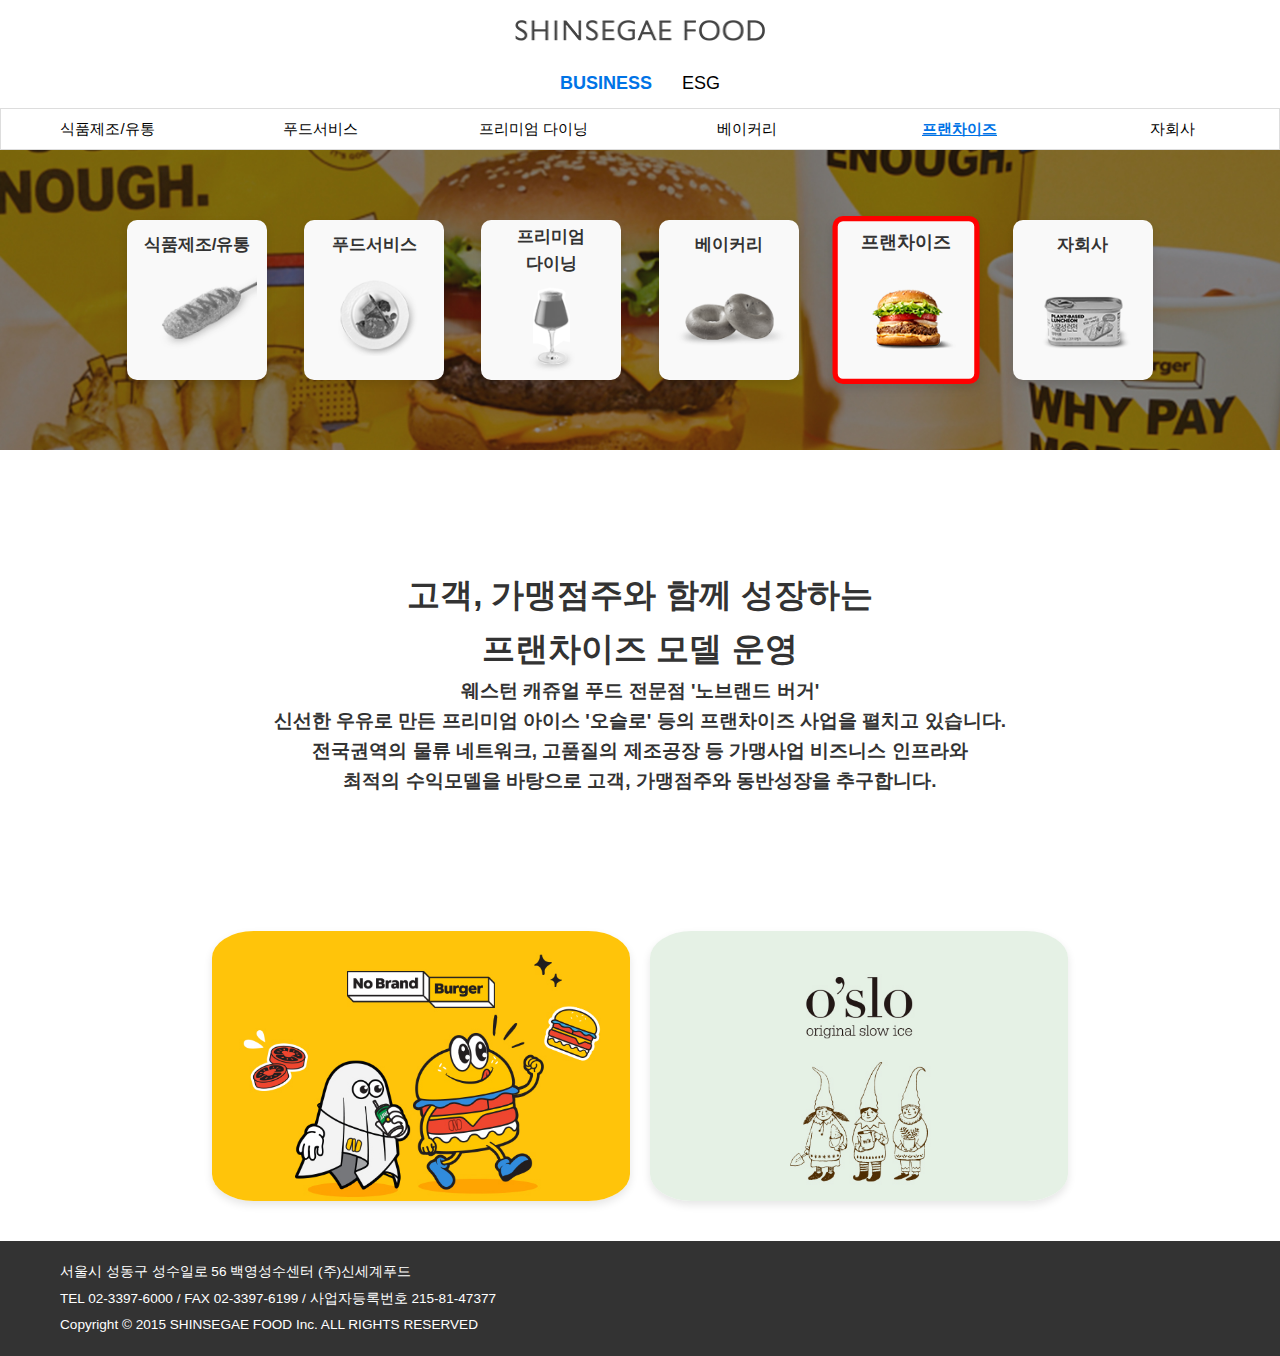
<file: BUSINESS_프랜차이즈/BUSINESS_프랜차이즈.html>
<!DOCTYPE html>
<html lang="ko">

<head>
    <meta charset="UTF-8">
    <meta name="viewport" content="width=device-width, initial-scale=1.0">
    <link rel="stylesheet" href="BUSINESS_프랜차이즈.css">
    <script src="BUSINESS_프랜차이즈.js"></script>
    <title>프랜차이즈</title>
</head>

<body>
    <!-- 헤더 -->
    <header>
        <div class="header-container">
            <a href="../index.html"><img src="img_BUSINESS프랜차이즈/logo.png" alt=""></a>
        </div>

        <nav>
            <ul>
                <li class="active">BUSINESS</li>
                <li>ESG</li>
            </ul>
        </nav>
    </header>

    <main>
        <div>
            <div>
                <ul>
                    <li><a href="../BUSINESS_식품제조&유통/BUSINESS_식품제조&유통.html">식품제조/유통</a></li>
                    <li><a href="../BUSINESS_푸드서비스/BUSINESS_푸드서비스.html">푸드서비스</a></li>
                    <li><a href="../BUSINESS_프리미엄다이닝/BUSINESS_프리미엄다이닝.html">프리미엄 다이닝</a></li>
                    <li><a href="../BUSINESS_베이커리/BUSINESS_베이커리.html">베이커리</a></li>
                    <li class="active">프랜차이즈</li>
                    <li><a href="../BUSINESS_자회사/BUSINESS_자회사.html">자회사</a></li>
                </ul>
            </div>
            <div>
                <ul>
                    <li><a href="../ESG_가치체계/ESG_가치체계.html">가치체계</a></li>
                    <li><a href="../ESG_친환경경영/ESG_친환경경영.html">친환경 경영</a></li>
                    <li><a href="../ESG_품질,안전경영/ESG_품질안전 경영.html">품질/안전 경영</a></li>
                    <li><a href="../ESG_투명경영/ESG_투명경영.html">투명경영</a></li>
                    <li><a href="../ESG_상생경영/ESG_상생경영.html">상생경영</a></li>
                    <li><a href="../ESG_사회공헌/ESG_사회공헌.html">사회공헌</a></li>
                </ul>
            </div>
        </div>
    </main>
    <div class="top_bg">
        <ul>
            <li><a href="../BUSINESS_식품제조&유통/BUSINESS_식품제조&유통.html">식품제조/유통<img src="img_BUSINESS프랜차이즈/bg_business_tab01.png" alt=""></a></li>
            <li><a href="../BUSINESS_푸드서비스/BUSINESS_푸드서비스.html">푸드서비스<img src="img_BUSINESS프랜차이즈/bg_business_tab02.png" alt=""></a></li>
            <li><a href="../BUSINESS_프리미엄다이닝/BUSINESS_프리미엄다이닝.html">프리미엄<br>다이닝<img src="img_BUSINESS프랜차이즈/bg_business_tab03.png" alt=""></a></li>
            <li><a href="../BUSINESS_베이커리/BUSINESS_베이커리.html">베이커리<img src="img_BUSINESS프랜차이즈/bg_business_tab04.png" alt=""></a></li>
            <li><a href="BUSINESS_프랜차이즈.html">프랜차이즈<img src="img_BUSINESS프랜차이즈/bg_business_tab05_on.png" alt=""></a></li>
            <li><a href="../BUSINESS_자회사/BUSINESS_자회사.html">자회사<img src="img_BUSINESS프랜차이즈/bg_business_tab06.png" alt=""></a></li>
        </ul>
    </div>

    <div class="main_txt">
        <b>고객, 가맹점주와 함께 성장하는 <br>
            프랜차이즈 모델 운영
        <p>
            웨스턴 캐쥬얼 푸드 전문점 '노브랜드 버거' <br>
            신선한 우유로 만든 프리미엄 아이스 '오슬로' 등의 프랜차이즈 사업을 펼치고 있습니다. <br>
            전국권역의 물류 네트워크, 고품질의 제조공장 등 가맹사업 비즈니스 인프라와 <br>
            최적의 수익모델을 바탕으로 고객, 가맹점주와 동반성장을 추구합니다. <br>
        </p>
    </div>

    <div class="bg">
        <article>
            <br>
            <div class="image-group">
                <img src="img_BUSINESS프랜차이즈/business_item_nbb.jpg" alt="">
                <img src="img_BUSINESS프랜차이즈/business_item_oslo.jpg" alt="">
            </div>
        </article>
    </div>

    <!-- 푸터 -->
    <footer>
        <div class="footer_txt">
            <p>서울시 성동구 성수일로 56 백영성수센터 (주)신세계푸드</p>
            <p>TEL 02-3397-6000 / FAX 02-3397-6199 / 사업자등록번호 215-81-47377</p>
            <p>Copyright © 2015 SHINSEGAE FOOD Inc. ALL RIGHTS RESERVED</p>
        </div>
    </footer>
</body>

</html>
</file>
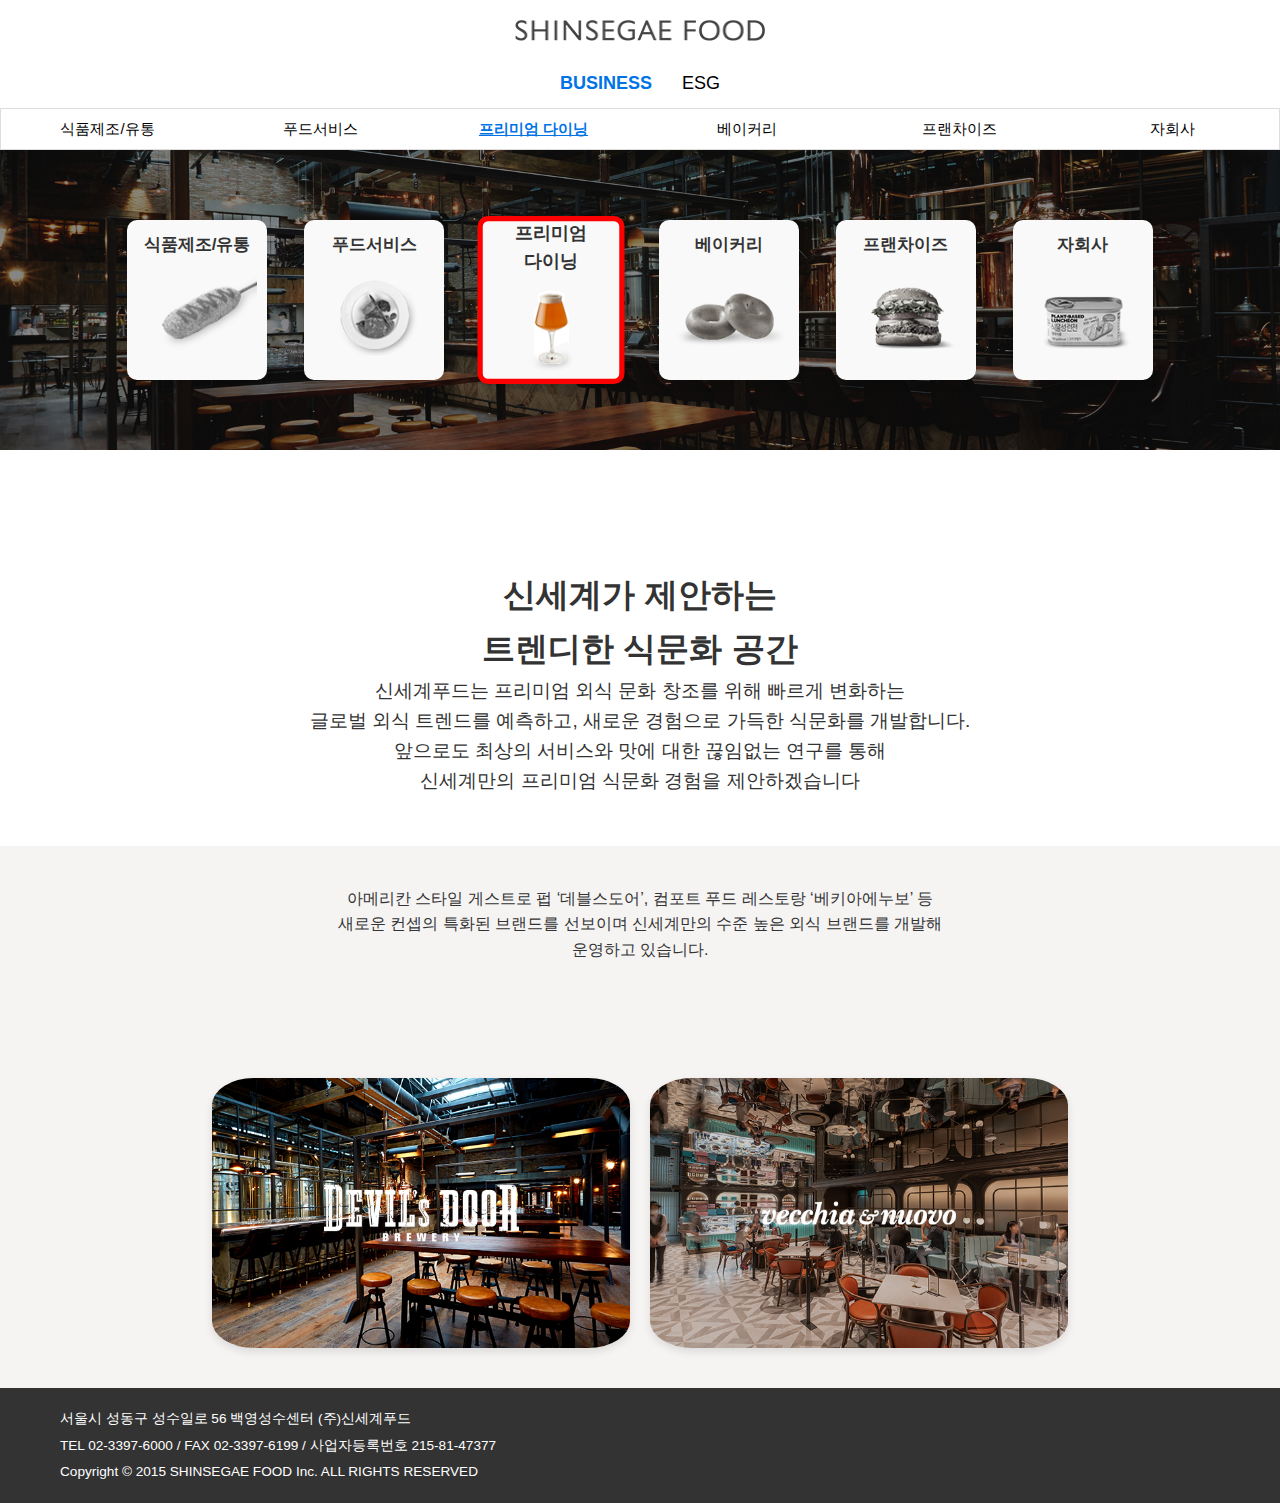
<file: BUSINESS_프리미엄다이닝/BUSINESS_프리미엄다이닝.html>
<!DOCTYPE html>
<html lang="ko">

<head>
    <meta charset="UTF-8">
    <meta name="viewport" content="width=device-width, initial-scale=1.0">
    <link rel="stylesheet" href="BUSINESS_프리미엄다이닝.css">
    <script src="BUSINESS_프리미엄다이닝.js"></script>
    <title>프리미엄 다이닝</title>
</head>

<body>
    <!-- 헤더 -->
    <header>
        <div class="header-container">
            <a href="../index.html"><img src="img_BUSINESS프리미엄다이닝/logo.png" alt=""></a>
        </div>

        <nav>
            <ul>
                <li class="active">BUSINESS</li>
                <li>ESG</li>
            </ul>
        </nav>
    </header>

    <main>
        <div>
            <div>
                <ul>
                    <li><a href="../BUSINESS_식품제조&유통/BUSINESS_식품제조&유통.html">식품제조/유통</a></li>
                    <li><a href="../BUSINESS_푸드서비스/BUSINESS_푸드서비스.html">푸드서비스</a></li>
                    <li class="active">프리미엄 다이닝</li>
                    <li><a href="../BUSINESS_베이커리/BUSINESS_베이커리.html">베이커리</a></li>
                    <li><a href="../BUSINESS_프랜차이즈/BUSINESS_프랜차이즈.html">프랜차이즈</a></li>
                    <li><a href="../BUSINESS_자회사/BUSINESS_자회사.html">자회사</a></li>
                </ul>
            </div>
            <div>
                <ul>
                    <li><a href="../ESG_가치체계/ESG_가치체계.html">가치체계</a></li>
                    <li><a href="../ESG_친환경경영/ESG_친환경경영.html">친환경 경영</a></li>
                    <li><a href="../ESG_품질,안전경영/ESG_품질안전 경영.html">품질/안전 경영</a></li>
                    <li><a href="../ESG_투명경영/ESG_투명경영.html">투명경영</a></li>
                    <li><a href="../ESG_상생경영/ESG_상생경영.html">상생경영</a></li>
                    <li><a href="../ESG_사회공헌/ESG_사회공헌.html">사회공헌</a></li>
                </ul>
            </div>
        </div>
    </main>
    <div class="top_bg">
        <ul>
            <li><a href="../BUSINESS_식품제조&유통/BUSINESS_식품제조&유통.html">식품제조/유통<img src="img_BUSINESS프리미엄다이닝/bg_business_tab01.png" alt=""></a></li>
            <li><a href="../BUSINESS_푸드서비스/BUSINESS_푸드서비스.html">푸드서비스<img src="img_BUSINESS프리미엄다이닝/bg_business_tab02.png" alt=""></a></li>
            <li><a href="BUSINESS_프리미엄다이닝.html">프리미엄<br>다이닝<img src="img_BUSINESS프리미엄다이닝/bg_business_tab03_on.png" alt=""></a></li>
            <li><a href="../BUSINESS_베이커리/BUSINESS_베이커리.html">베이커리<img src="img_BUSINESS프리미엄다이닝/bg_business_tab04.png" alt=""></a></li>
            <li><a href="../BUSINESS_프랜차이즈/BUSINESS_프랜차이즈.html">프랜차이즈<img src="img_BUSINESS프리미엄다이닝/bg_business_tab05.png" alt=""></a></li>
            <li><a href="../BUSINESS_자회사/BUSINESS_자회사.html">자회사<img src="img_BUSINESS프리미엄다이닝/bg_business_tab06.png" alt=""></a></li>
        </ul>
    </div>

    <div class="main_txt">
        <b>신세계가 제안하는 <br>
            트렌디한 식문화 공간</b>
        <p>
            신세계푸드는 프리미엄 외식 문화 창조를 위해 빠르게 변화하는 <br>
            글로벌 외식 트렌드를 예측하고, 새로운 경험으로 가득한 식문화를 개발합니다. <br>
            앞으로도 최상의 서비스와 맛에 대한 끊임없는 연구를 통해 <br>
            신세계만의 프리미엄 식문화 경험을 제안하겠습니다 <br>
        </p>
    </div>

    <div class="bg">
        <p>
            아메리칸 스타일 게스트로 펍 ‘데블스도어’, 컴포트 푸드 레스토랑 ‘베키아에누보’ 등 <br>
            새로운 컨셉의 특화된 브랜드를 선보이며 신세계만의 수준 높은 외식 브랜드를 개발해 <br>
            운영하고 있습니다. <br>
        </p>
        <article>
            <br>
            <div class="image-group">
                <img src="img_BUSINESS프리미엄다이닝/business_item_premiumService_1.jpg" alt="">
                <img src="img_BUSINESS프리미엄다이닝/business_item_premiumService_2.jpg" alt="">
            </div>
        </article>
    </div>

    <!-- 푸터 -->
    <footer>
        <div class="footer_txt">
            <p>서울시 성동구 성수일로 56 백영성수센터 (주)신세계푸드</p>
            <p>TEL 02-3397-6000 / FAX 02-3397-6199 / 사업자등록번호 215-81-47377</p>
            <p>Copyright © 2015 SHINSEGAE FOOD Inc. ALL RIGHTS RESERVED</p>
        </div>
    </footer>
</body>

</html>
</file>
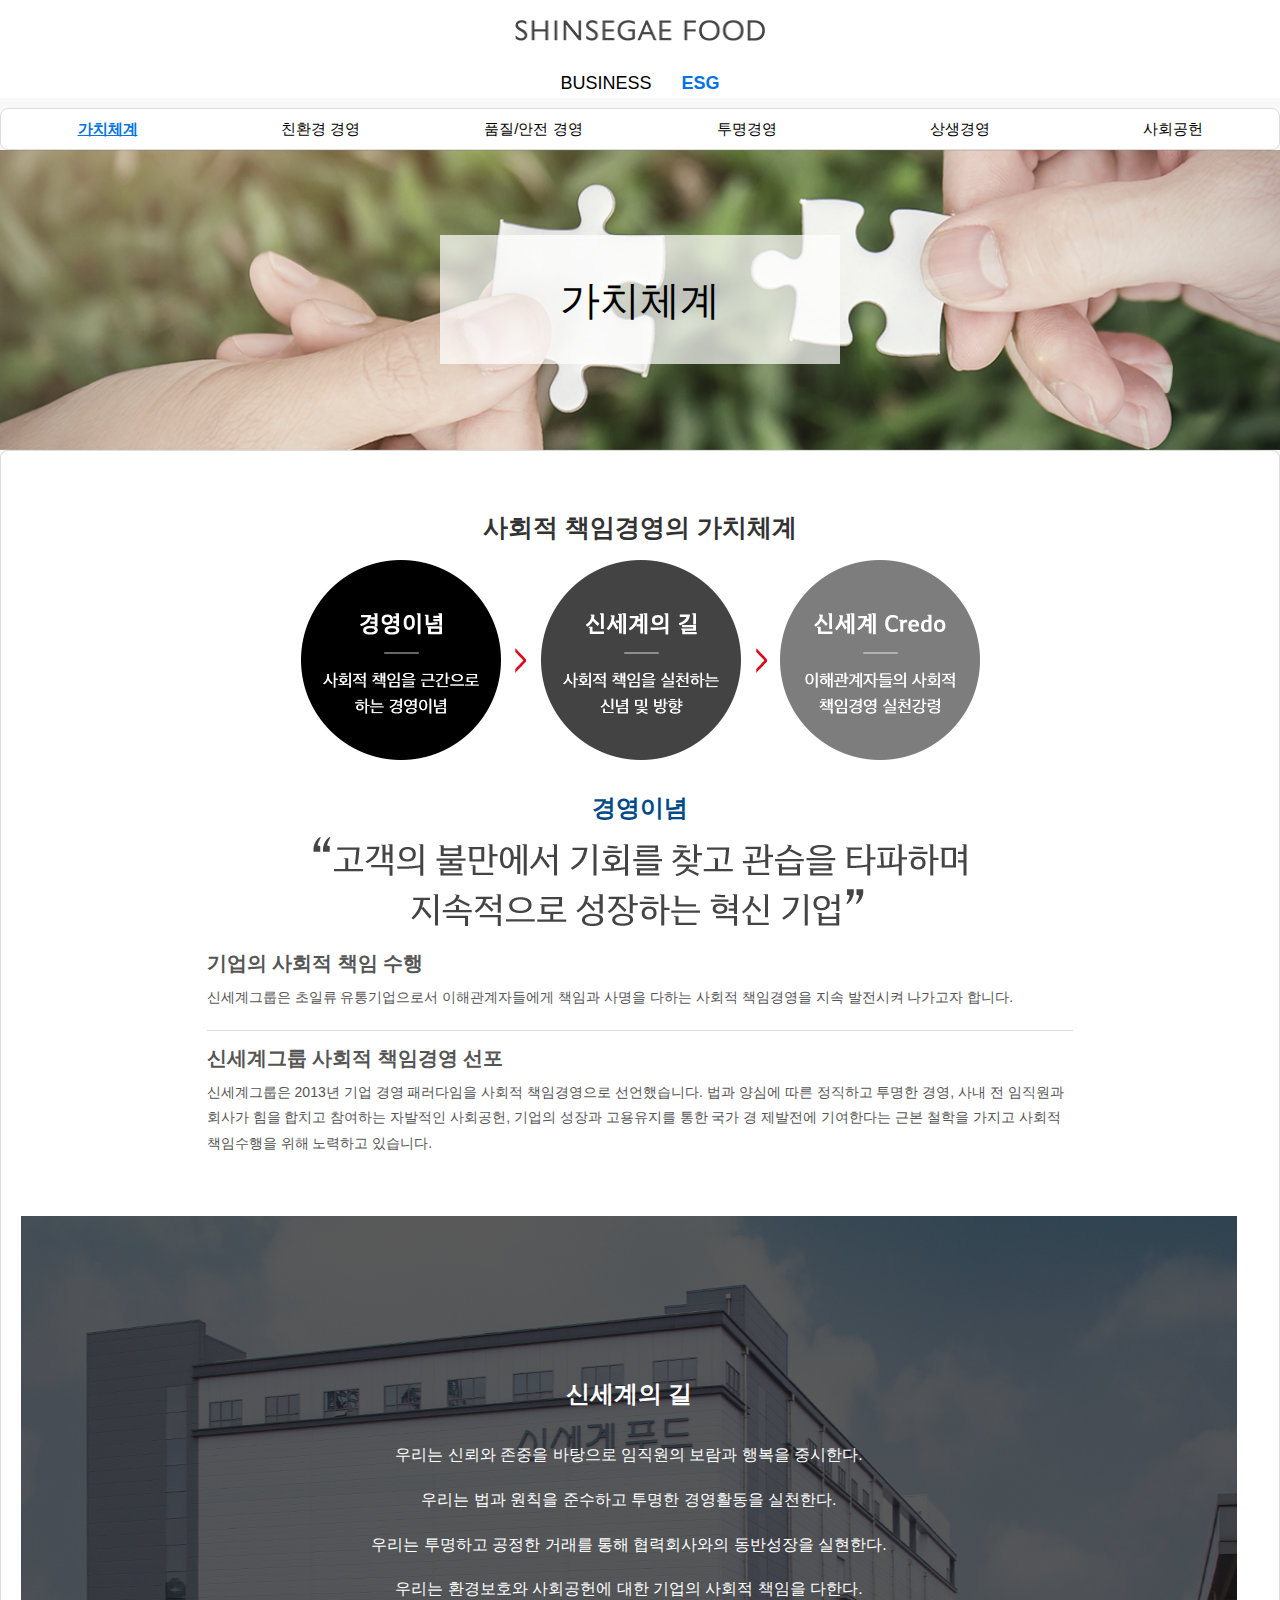
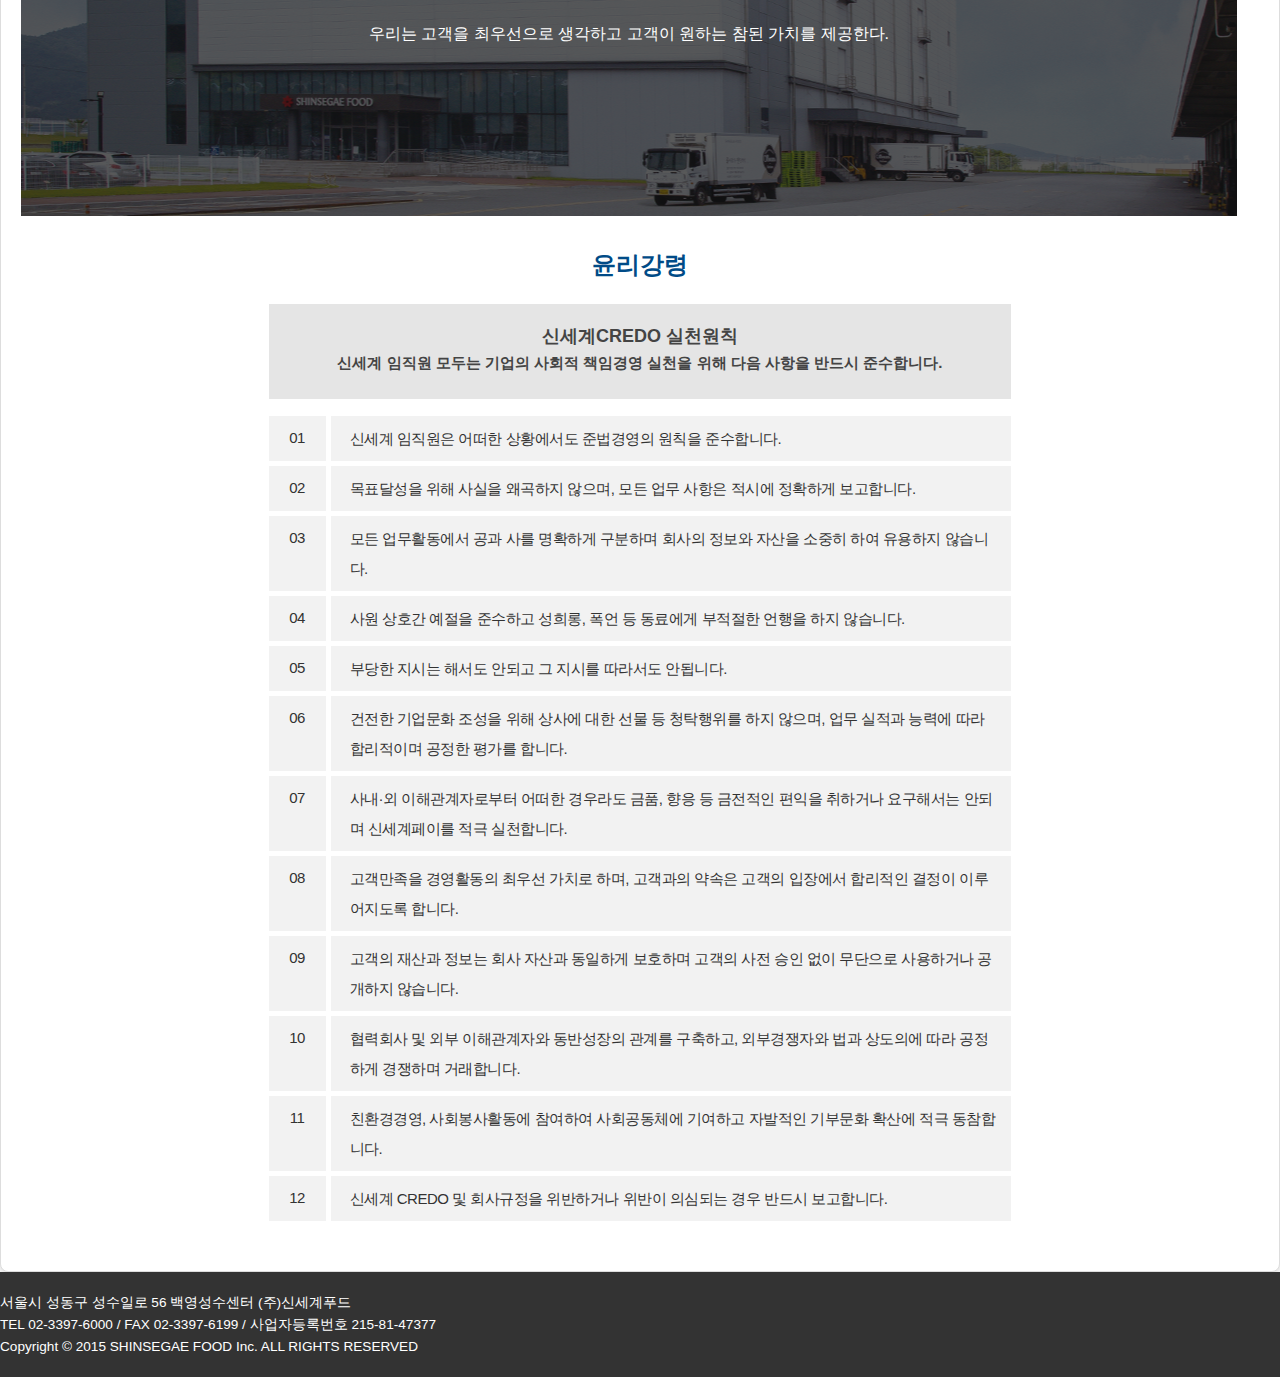
<file: ESG_가치체계/ESG_가치체계.html>
<!DOCTYPE html>
<html lang="ko">

<head>
    <meta charset="UTF-8">
    <meta name="viewport" content="width=device-width, initial-scale=1.0">
    <title>가치체계</title>
    <link rel="stylesheet" href="ESG_가치체계.css">
    <script src="ESG_가치체계.js"></script>
</head>

<body>
    <!-- 헤더 -->
    <header>
        <div class="header-container">
            <a href="../index.html"><img src="img_ESG가치체계/logo.png" alt=""></a>
        </div>

        <nav>
            <ul>
                <li>BUSINESS</li>
                <li class="active">ESG</li>
            </ul>
        </nav>
    </header>

    <main>
        <div>
            <div>
                <ul>
                    <li><a href="../BUSINESS_식품제조&유통/BUSINESS_식품제조&유통.html">식품제조/유통</a></li>
                    <li><a href="../BUSINESS_푸드서비스/BUSINESS_푸드서비스.html">푸드서비스</a></li>
                    <li><a href="../BUSINESS_프리미엄다이닝/BUSINESS_프리미엄다이닝.html">프리미엄다이닝</a></li>
                    <li><a href="../BUSINESS_베이커리/BUSINESS_베이커리.html">베이커리</a></li>
                    <li><a href="../BUSINESS_프랜차이즈/BUSINESS_프랜차이즈.html">프랜차이즈</a></li>
                    <li><a href="../BUSINESS_자회사/BUSINESS_자회사.html">자회사</a></li>
                </ul>
            </div>
            <div>
                <ul>
                    <li class="active">가치체계</li>
                    <li><a href="../ESG_친환경경영/ESG_친환경경영.html">친환경 경영</a></li>
                    <li><a href="../ESG_품질,안전경영/ESG_품질안전 경영.html">품질/안전 경영</a></li>
                    <li><a href="../ESG_투명경영/ESG_투명경영.html">투명경영</a></li>
                    <li><a href="../ESG_상생경영/ESG_상생경영.html">상생경영</a></li>
                    <li><a href="../ESG_사회공헌/ESG_사회공헌.html">사회공헌</a></li>
                </ul>
            </div>
        </div>
    </main>
    <div class="top_bg">
        <h2>
            가치체계
        </h2>
    </div>

    <!-- article -->
    <article>
        <div class="circle">
            <p>사회적 책임경영의 가치체계</p>
            <img src="img_ESG가치체계/bg_value_graph.png" alt="">
        </div>
        <div class="mind">
            <p>경영이념</p>
            <img src="img_ESG가치체계/bg_value_tit.png" alt="">
        </div>
        <div class="txt">
            <p class="fst">기업의 사회적 책임 수행</p>
            <p>신세계그룹은 초일류 유통기업으로서 이해관계자들에게 책임과 사명을 다하는 사회적 책임경영을 지속 발전시켜 나가고자 합니다.</p>
            <hr>
            <p class="fst">신세계그룹 사회적 책임경영 선포</p>
            <p>신세계그룹은 2013년 기업 경영 패러다임을 사회적 책임경영으로 선언했습니다. 법과 양심에 따른 정직하고 투명한 경영, 사내 전 임직원과 회사가 힘을 합치고
                참여하는 자발적인 사회공헌, 기업의 성장과 고용유지를 통한 국가 경 제발전에 기여한다는 근본 철학을 가지고 사회적 책임수행을 위해 노력하고 있습니다.</p>
        </div>
        <div class="way">
            <div class="content">
            <p>신세계의 길</p>
                <span>우리는 신뢰와 존중을 바탕으로 임직원의 보람과 행복을 중시한다.</span>
                <span>우리는 법과 원칙을 준수하고 투명한 경영활동을 실천한다.</span>
                <span>우리는 투명하고 공정한 거래를 통해 협력회사와의 동반성장을 실현한다.</span>
                <span>우리는 환경보호와 사회공헌에 대한 기업의 사회적 책임을 다한다.</span>
                <span>우리는 고객을 최우선으로 생각하고 고객이 원하는 참된 가치를 제공한다.</span>
            </div>
        </div>
        <div class="ethic">
            <p>윤리강령</p>
            <div class="ethic_box">
                <div class="fethic">
                    <b>신세계CREDO 실천원칙</b>
                    <p>신세계 임직원 모두는 기업의 사회적 책임경영 실천을 위해 다음 사항을 반드시 준수합니다.</p>
                </div>
                <ol>
                    <li>신세계 임직원은 어떠한 상황에서도 준법경영의 원칙을 준수합니다.</li>
                    <li>목표달성을 위해 사실을 왜곡하지 않으며, 모든 업무 사항은 적시에 정확하게 보고합니다.</li>
                    <li>모든 업무활동에서 공과 사를 명확하게 구분하며 회사의 정보와 자산을 소중히 하여 유용하지 않습니다.</li>
                    <li>사원 상호간 예절을 준수하고 성희롱, 폭언 등 동료에게 부적절한 언행을 하지 않습니다.</li>
                    <li>부당한 지시는 해서도 안되고 그 지시를 따라서도 안됩니다.</li>
                    <li>건전한 기업문화 조성을 위해 상사에 대한 선물 등 청탁행위를 하지 않으며, 업무 실적과 능력에 따라 합리적이며 공정한 평가를 합니다.</li>
                    <li>사내·외 이해관계자로부터 어떠한 경우라도 금품, 향응 등 금전적인 편익을 취하거나 요구해서는 안되며 신세계페이를 적극 실천합니다.</li>
                    <li>고객만족을 경영활동의 최우선 가치로 하며, 고객과의 약속은 고객의 입장에서 합리적인 결정이 이루어지도록 합니다.</li>
                    <li>고객의 재산과 정보는 회사 자산과 동일하게 보호하며 고객의 사전 승인 없이 무단으로 사용하거나 공개하지 않습니다.</li>
                    <li>협력회사 및 외부 이해관계자와 동반성장의 관계를 구축하고, 외부경쟁자와 법과 상도의에 따라 공정하게 경쟁하며 거래합니다.</li>
                    <li>친환경경영, 사회봉사활동에 참여하여 사회공동체에 기여하고 자발적인 기부문화 확산에 적극 동참합니다.</li>
                    <li>신세계 CREDO 및 회사규정을 위반하거나 위반이 의심되는 경우 반드시 보고합니다.</li>
                </ol>
            </div>
        </div>
    </article>

    <!-- 푸터 -->
    <footer>
        <p>서울시 성동구 성수일로 56 백영성수센터 (주)신세계푸드</p>
        <p>TEL 02-3397-6000 / FAX 02-3397-6199 / 사업자등록번호 215-81-47377</p>
        <p>Copyright © 2015 SHINSEGAE FOOD Inc. ALL RIGHTS RESERVED</p>
    </footer>
</body>

</html>
</file>
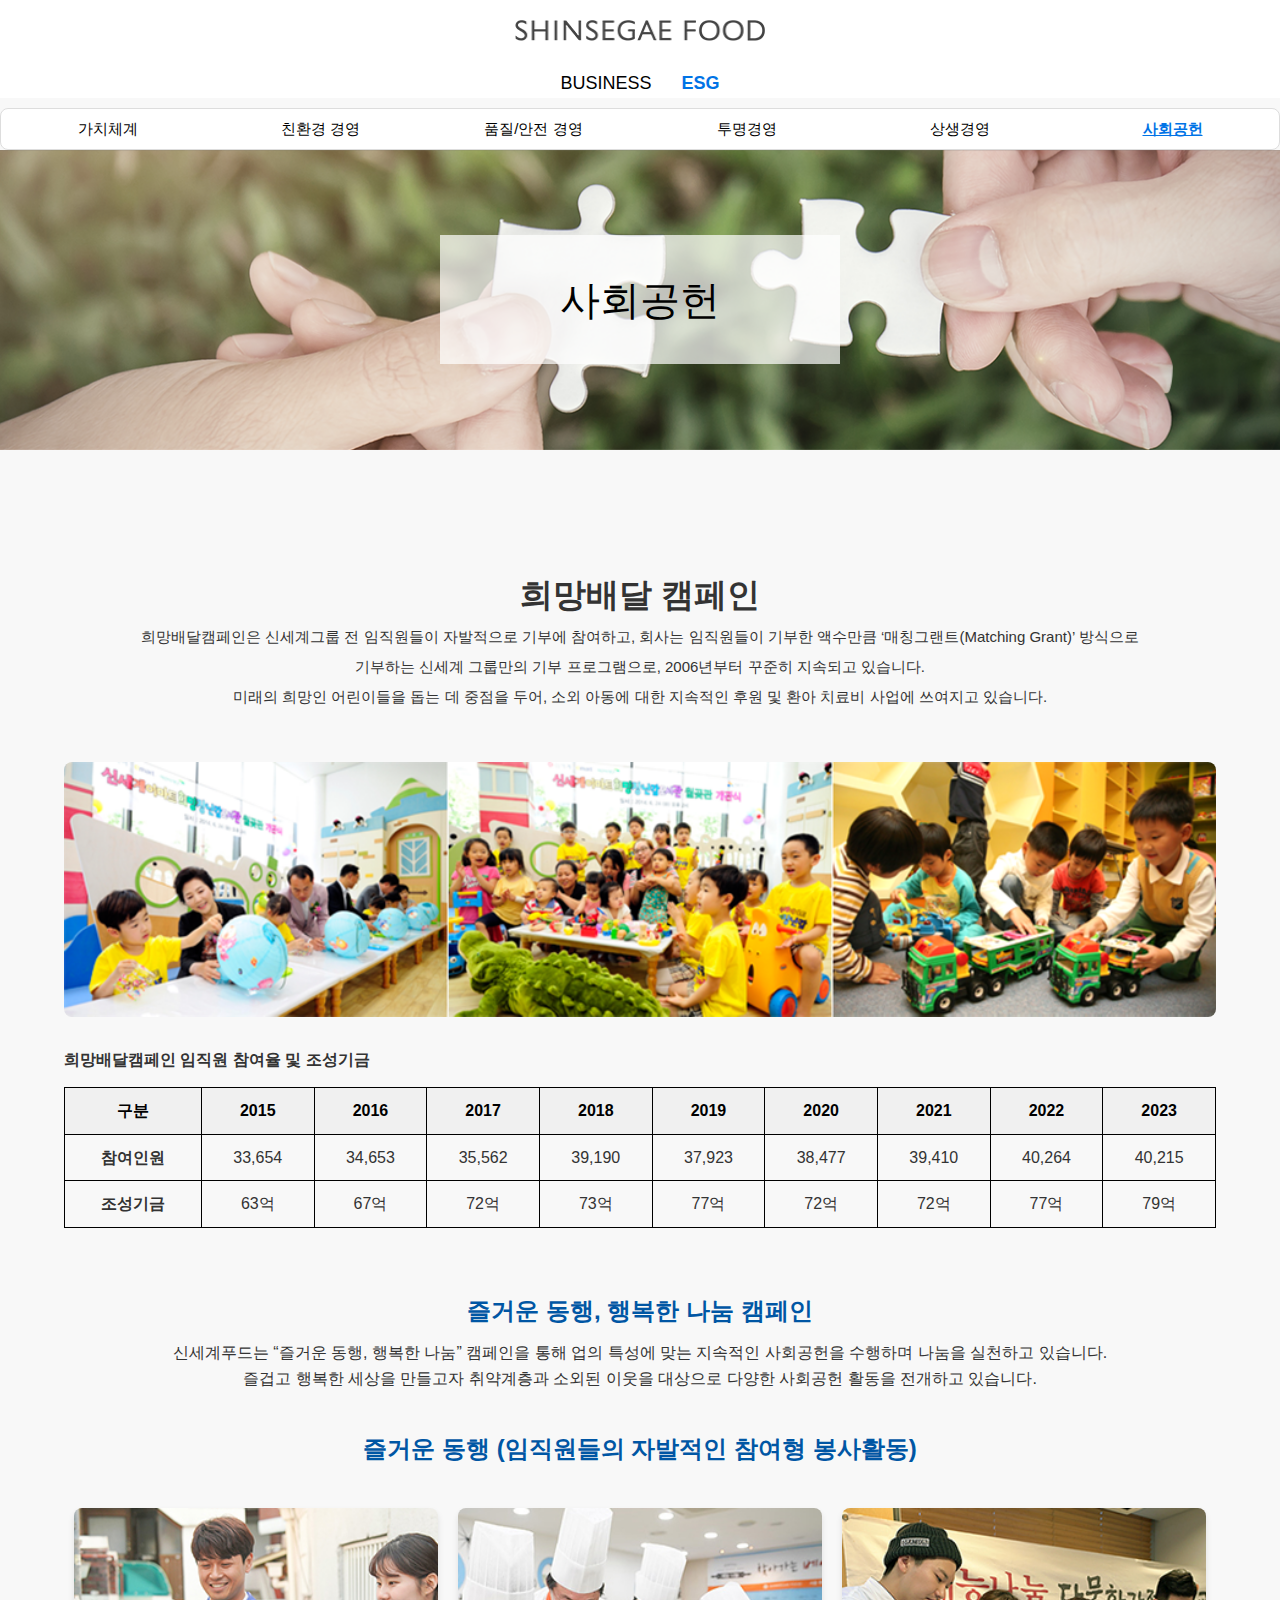
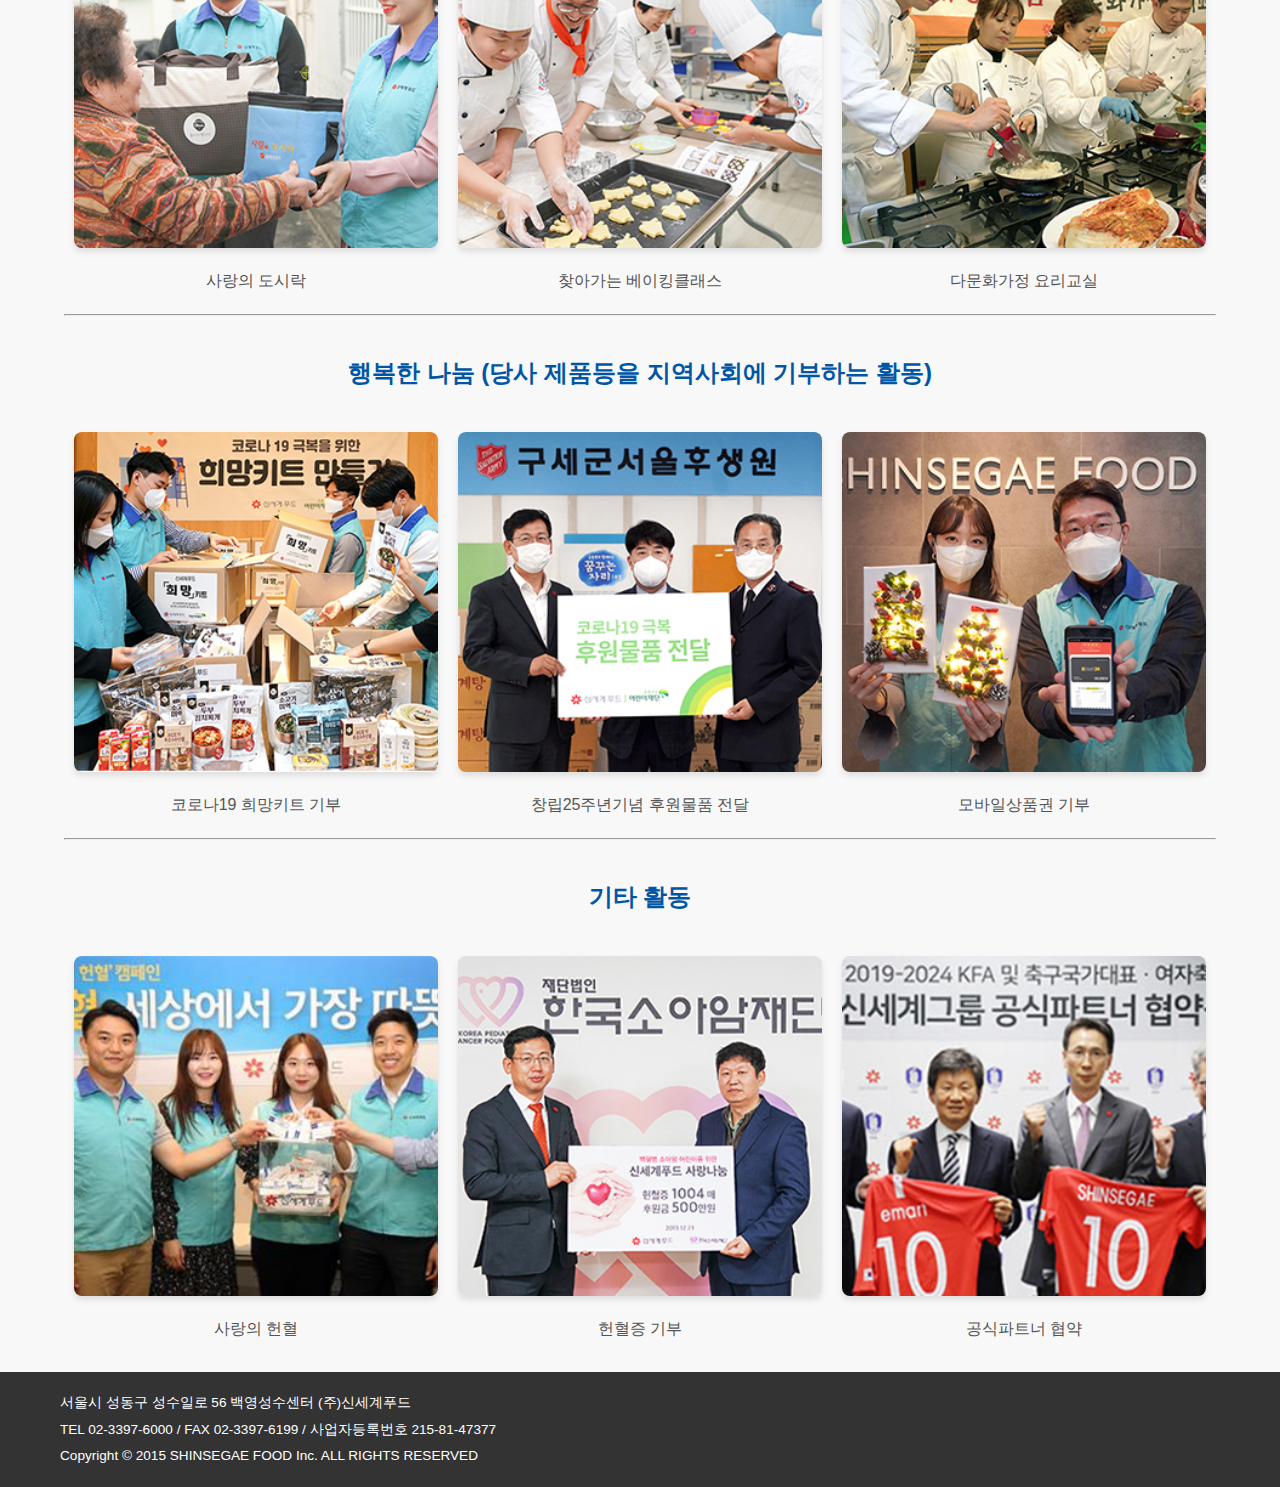
<file: ESG_사회공헌/ESG_사회공헌.html>
<!DOCTYPE html>
<html lang="ko">

<head>
    <meta charset="UTF-8">
    <meta name="viewport" content="width=device-width, initial-scale=1.0">
    <link rel="stylesheet" href="ESG_사회공헌.css">
    <script src="ESG_사회공헌.js"></script>
    <title>사회공헌</title>
</head>

<body>
    <!-- 헤더 -->
    <header>
        <div class="header-container">
            <a href="../index.html"><img src="img_ESG사회공헌/logo.png" alt=""></a>
        </div>

        <nav>
            <ul>
                <li>BUSINESS</li>
                <li>ESG</li>
            </ul>
        </nav>
    </header>

    <main>
        <div>
            <div>
                <ul>
                    <li><a href="../BUSINESS_식품제조&유통/BUSINESS_식품제조&유통.html">식품제조/유통</a></li>
                    <li><a href="../BUSINESS_푸드서비스/BUSINESS_푸드서비스.html">푸드서비스</a></li>
                    <li><a href="../BUSINESS_프리미엄다이닝/BUSINESS_프리미엄다이닝.html">프리미엄다이닝</a></li>
                    <li><a href="../BUSINESS_베이커리/BUSINESS_베이커리.html">베이커리</a></li>
                    <li><a href="../BUSINESS_프랜차이즈/BUSINESS_프랜차이즈.html">프랜차이즈</a></li>
                    <li><a href="../BUSINESS_자회사/BUSINESS_자회사.html">자회사</a></li>
                </ul>
            </div>
            <div>
                <ul>
                    <li><a href="../ESG_가치체계/ESG_가치체계.html">가치체계</a></li>
                    <li><a href="../ESG_친환경경영/ESG_친환경경영.html">친환경 경영</a></li>
                    <li><a href="../ESG_품질,안전경영/ESG_품질안전 경영.html">품질/안전 경영</a></li>
                    <li><a href="../ESG_투명경영/ESG_투명경영.html">투명경영</a></li>
                    <li><a href="../ESG_상생경영/ESG_상생경영.html">상생경영</a></li>
                    <li class="active">사회공헌</li>
                </ul>
            </div>
        </div>
    </main>
    <div class="top_bg">
        <h2>
            사회공헌
        </h2>
    </div>

    <div class="main_txt">
        <b>희망배달 캠페인</b>
        <p>
            희망배달캠페인은 신세계그룹 전 임직원들이 자발적으로 기부에 참여하고, 회사는 임직원들이 기부한 액수만큼 ‘매칭그랜트(Matching Grant)’ 방식으로 <br>
            기부하는 신세계 그룹만의 기부 프로그램으로, 2006년부터 꾸준히 지속되고 있습니다. <br>
            미래의 희망인 어린이들을 돕는 데 중점을 두어, 소외 아동에 대한 지속적인 후원 및 환아 치료비 사업에 쓰여지고 있습니다.
        </p>
    </div>

    <article>
        <img src="img_ESG사회공헌/bg_contribution_banner.png" alt="">

        <div class="table">
            <p class="table_txt">희망배달캠페인 임직원 참여율 및 조성기금</p>
            <table>
                <thead>
                    <tr>
                        <th>구분</th>
                        <th>2015</th>
                        <th>2016</th>
                        <th>2017</th>
                        <th>2018</th>
                        <th>2019</th>
                        <th>2020</th>
                        <th>2021</th>
                        <th>2022</th>
                        <th>2023</th>
                    </tr>
                </thead>
                <tbody>
                    <tr>
                        <th>참여인원</th>
                        <td>33,654</td>
                        <td>34,653</td>
                        <td>35,562</td>
                        <td>39,190</td>
                        <td>37,923</td>
                        <td>38,477</td>
                        <td>39,410</td>
                        <td>40,264</td>
                        <td>40,215</td>
                    </tr>
                    <tr>
                        <th>조성기금</th>
                        <td>63억</td>
                        <td>67억</td>
                        <td>72억</td>
                        <td>73억</td>
                        <td>77억</td>
                        <td>72억</td>
                        <td>72억</td>
                        <td>77억</td>
                        <td>79억</td>
                    </tr>
                </tbody>
            </table>
        </div>

        <div class="campain">
            <b>즐거운 동행, 행복한 나눔 캠페인</b>
            <p>
                신세계푸드는 “즐거운 동행, 행복한 나눔” 캠페인을 통해 업의 특성에 맞는 지속적인 사회공헌을 수행하며 나눔을 실천하고 있습니다. <br>
                즐겁고 행복한 세상을 만들고자 취약계층과 소외된 이웃을 대상으로 다양한 사회공헌 활동을 전개하고 있습니다.
            </p>
        </div>
        <div class="img">
            <b>즐거운 동행 (임직원들의 자발적인 참여형 봉사활동)</b>
            <div class="image-grid">
                <div class="image-item">
                    <img src="img_ESG사회공헌/bg_contribution_1.jpg" alt="">
                    <p>사랑의 도시락</p>
                </div>
                <div class="image-item">
                    <img src="img_ESG사회공헌/bg_contribution_2.jpg" alt="">
                    <p>찾아가는 베이킹클래스</p>
                </div>
                <div class="image-item">
                    <img src="img_ESG사회공헌/bg_contribution_3.jpg" alt="">
                    <p>다문화가정 요리교실</p>
                </div>
            </div>
            <hr>
            <b>행복한 나눔 (당사 제품등을 지역사회에 기부하는 활동)</b>
            <div class="image-grid">
                <div class="image-item">
                    <img src="img_ESG사회공헌/bg_contribution_4.jpg" alt="">
                    <p>코로나19 희망키트 기부</p>
                </div>
                <div class="image-item">
                    <img src="img_ESG사회공헌/bg_contribution_5.jpg" alt="">
                    <p>창립25주년기념 후원물품 전달</p>
                </div>
                <div class="image-item">
                    <img src="img_ESG사회공헌/bg_contribution_6.jpg" alt="">
                    <p>모바일상품권 기부</p>
                </div>
            </div>
            <hr>
            <b>기타 활동</b>
            <div class="image-grid">
                <div class="image-item">
                    <img src="img_ESG사회공헌/bg_contribution_7.jpg" alt="">
                    <p>사랑의 헌혈</p>
                </div>
                <div class="image-item">
                    <img src="img_ESG사회공헌/bg_contribution_8.jpg" alt="">
                    <p>헌혈증 기부</p>
                </div>
                <div class="image-item">
                    <img src="img_ESG사회공헌/bg_contribution_9.jpg" alt="">
                    <p>공식파트너 협약</p>
                </div>
            </div>
        </div>
    </article>

    <!-- 푸터 -->
    <footer>
        <div class="footer_txt">
            <p>서울시 성동구 성수일로 56 백영성수센터 (주)신세계푸드</p>
            <p>TEL 02-3397-6000 / FAX 02-3397-6199 / 사업자등록번호 215-81-47377</p>
            <p>Copyright © 2015 SHINSEGAE FOOD Inc. ALL RIGHTS RESERVED</p>
        </div>
    </footer>
</body>

</html>
</file>
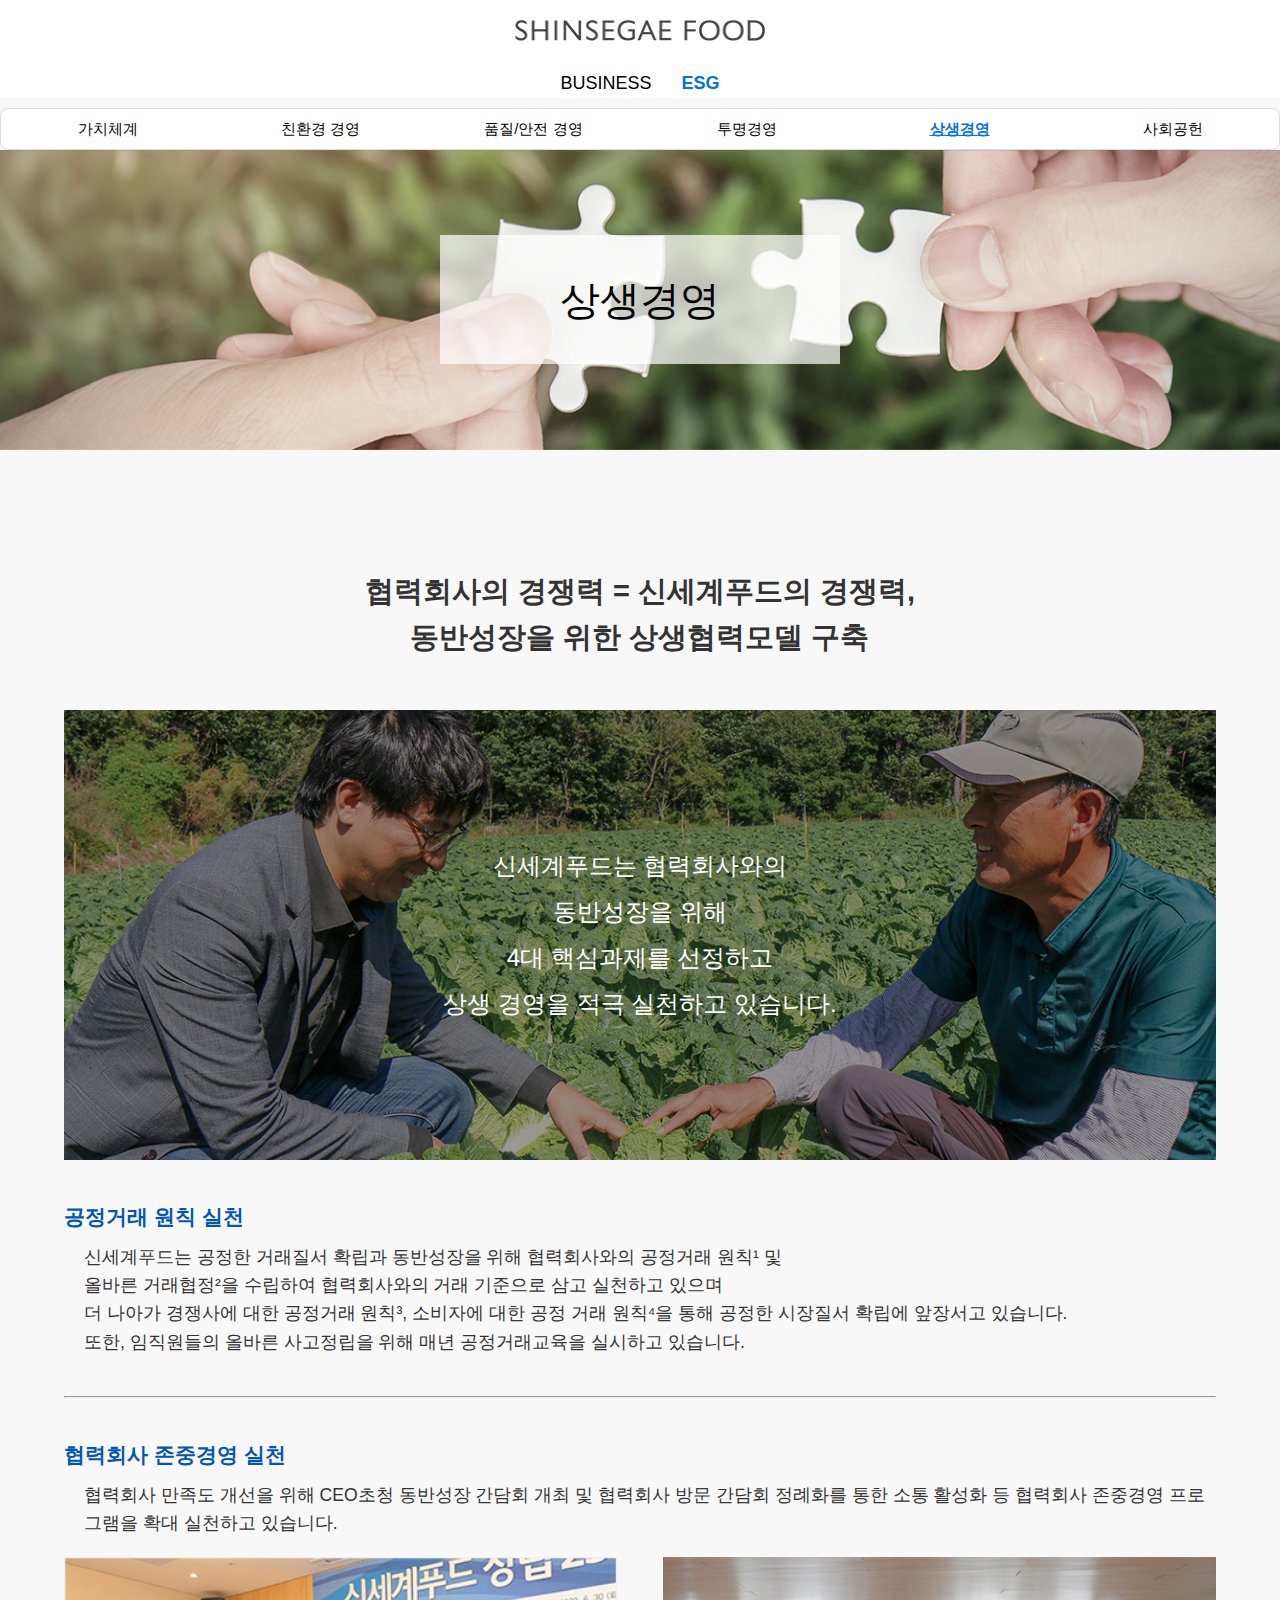
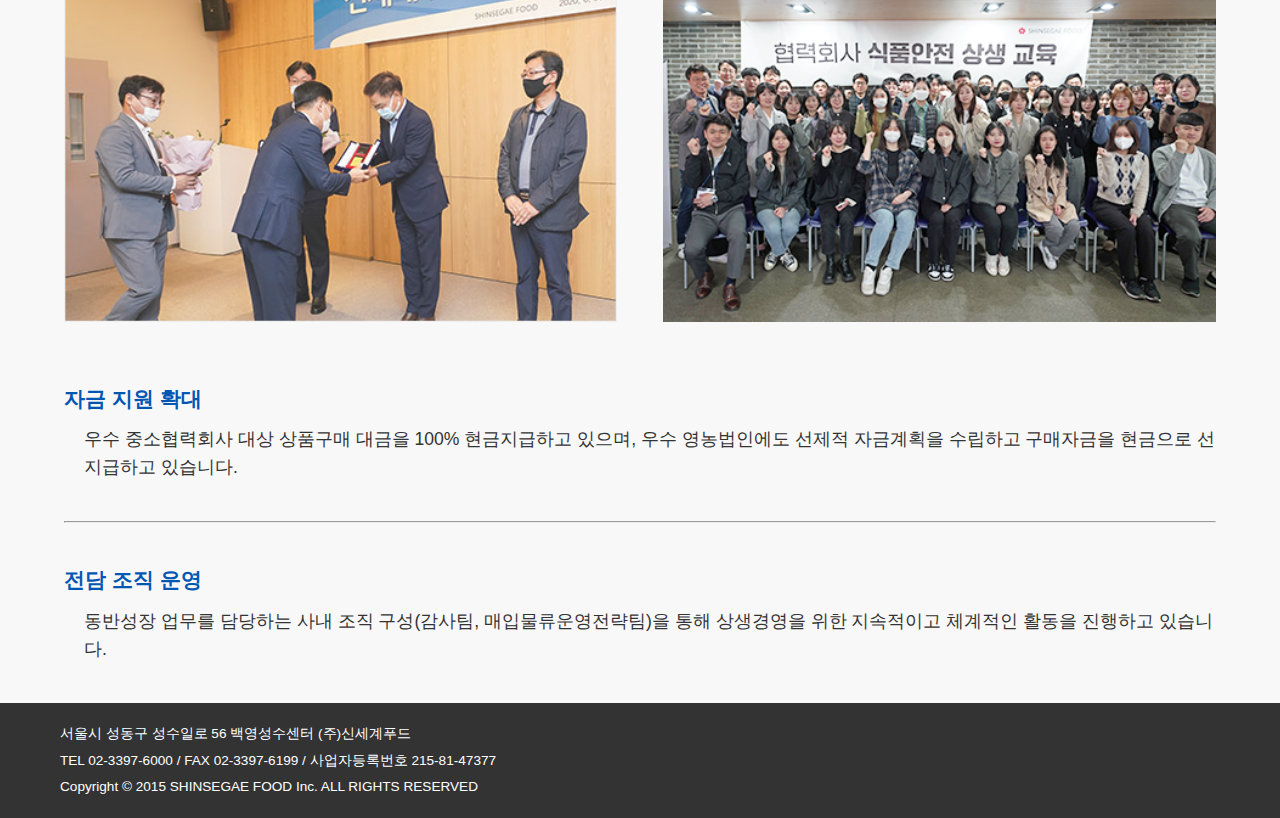
<file: ESG_상생경영/ESG_상생경영.html>
<!DOCTYPE html>
<html lang="ko">

<head>
    <meta charset="UTF-8">
    <meta name="viewport" content="width=device-width, initial-scale=1.0">
    <link rel="stylesheet" href="ESG_상생경영.css">
    <script src="ESG_상생경영.js"></script>
    <title>상생경영</title>
</head>

<body>
    <!-- 헤더 -->
    <header>
        <div class="header-container">
            <a href="../index.html"><img src="img_ESG상생경영/logo.png" alt=""></a>
        </div>

        <nav>
            <ul>
                <li>BUSINESS</li>
                <li>ESG</li>
            </ul>
        </nav>
    </header>

    <main>
        <div>
            <div>
                <ul>
                    <li><a href="../BUSINESS_식품제조&유통/BUSINESS_식품제조&유통.html">식품제조/유통</a></li>
                    <li><a href="../BUSINESS_푸드서비스/BUSINESS_푸드서비스.html">푸드서비스</a></li>
                    <li><a href="../BUSINESS_프리미엄다이닝/BUSINESS_프리미엄다이닝.html">프리미엄다이닝</a></li>
                    <li><a href="../BUSINESS_베이커리/BUSINESS_베이커리.html">베이커리</a></li>
                    <li><a href="../BUSINESS_프랜차이즈/BUSINESS_프랜차이즈.html">프랜차이즈</a></li>
                    <li><a href="../BUSINESS_자회사/BUSINESS_자회사.html">자회사</a></li>
                </ul>
            </div>
            <div>
                <ul>
                    <li><a href="../ESG_가치체계/ESG_가치체계.html">가치체계</a></li>
                    <li><a href="../ESG_친환경경영/ESG_친환경경영.html">친환경 경영</a></li>
                    <li><a href="../ESG_품질,안전경영/ESG_품질안전 경영.html">품질/안전 경영</a></li>
                    <li><a href="../ESG_투명경영/ESG_투명경영.html">투명경영</a></li>
                    <li class="active">상생경영</li>
                    <li><a href="../ESG_사회공헌/ESG_사회공헌.html">사회공헌</a></li>
                </ul>
            </div>
        </div>
    </main>
    <div class="top_bg">
        <h2>
            상생경영
        </h2>
    </div>

    <div class="main_txt">
        <p>
            협력회사의 경쟁력 = 신세계푸드의 경쟁력, <br>
            동반성장을 위한 상생협력모델 구축
        </p>
    </div>

    <article>
        <div class="main_bg">
            <div class="content">
                <span>신세계푸드는 협력회사와의</span>
                <span>동반성장을 위해</span>
                <span>4대 핵심과제를 선정하고</span>
                <span>상생 경영을 적극 실천하고 있습니다.</span>
            </div>
        </div>

        <div class="rule">
            <dl>
                <dt>공정거래 원칙 실천</dt>
                <dd>
                    신세계푸드는 공정한 거래질서 확립과 동반성장을 위해 협력회사와의 공정거래 원칙¹ 및 <br>
                    올바른 거래협정²을 수립하여 협력회사와의 거래 기준으로 삼고 실천하고 있으며 <br>
                    더 나아가 경쟁사에 대한 공정거래 원칙³, 소비자에 대한 공정 거래 원칙⁴을 통해 공정한 시장질서 확립에 앞장서고 있습니다. <br>
                    또한, 임직원들의 올바른 사고정립을 위해 매년 공정거래교육을 실시하고 있습니다.
                </dd>
            </dl>
        </div>

        <hr>
        <div class="respect">
            <dl>
                <dt>협력회사 존중경영 실천</dt>
                <dd>
                    협력회사 만족도 개선을 위해 CEO초청 동반성장 간담회 개최 및 협력회사 방문 간담회 정례화를 통한 소통 활성화 등 협력회사 존중경영 프로그램을 확대 실천하고 있습니다.
                </dd>
            </dl>
            <div class="image">
                <img src="img_ESG상생경영/img_cooperation_1.png" alt="">
                <img src="img_ESG상생경영/img_cooperation_2.png" alt="">
            </div>
        </div>

        <div class="sponsor">
            <dl>
                <dt>자금 지원 확대</dt>
                <dd>
                    우수 중소협력회사 대상 상품구매 대금을 100% 현금지급하고 있으며, 우수 영농법인에도 선제적 자금계획을 수립하고 구매자금을 현금으로 선 지급하고 있습니다.
                </dd>
            </dl>
        </div>

        <hr>
        <div class="group">
            <dl>
                <dt>전담 조직 운영</dt>
                <dd>
                    동반성장 업무를 담당하는 사내 조직 구성(감사팀, 매입물류운영전략팀)을 통해 상생경영을 위한 지속적이고 체계적인 활동을 진행하고 있습니다.
                </dd>
            </dl>
        </div>
    </article>

    <!-- 푸터 -->
    <footer>
        <div class="footer_txt">
            <p>서울시 성동구 성수일로 56 백영성수센터 (주)신세계푸드</p>
            <p>TEL 02-3397-6000 / FAX 02-3397-6199 / 사업자등록번호 215-81-47377</p>
            <p>Copyright © 2015 SHINSEGAE FOOD Inc. ALL RIGHTS RESERVED</p>
        </div>
    </footer>
</file>
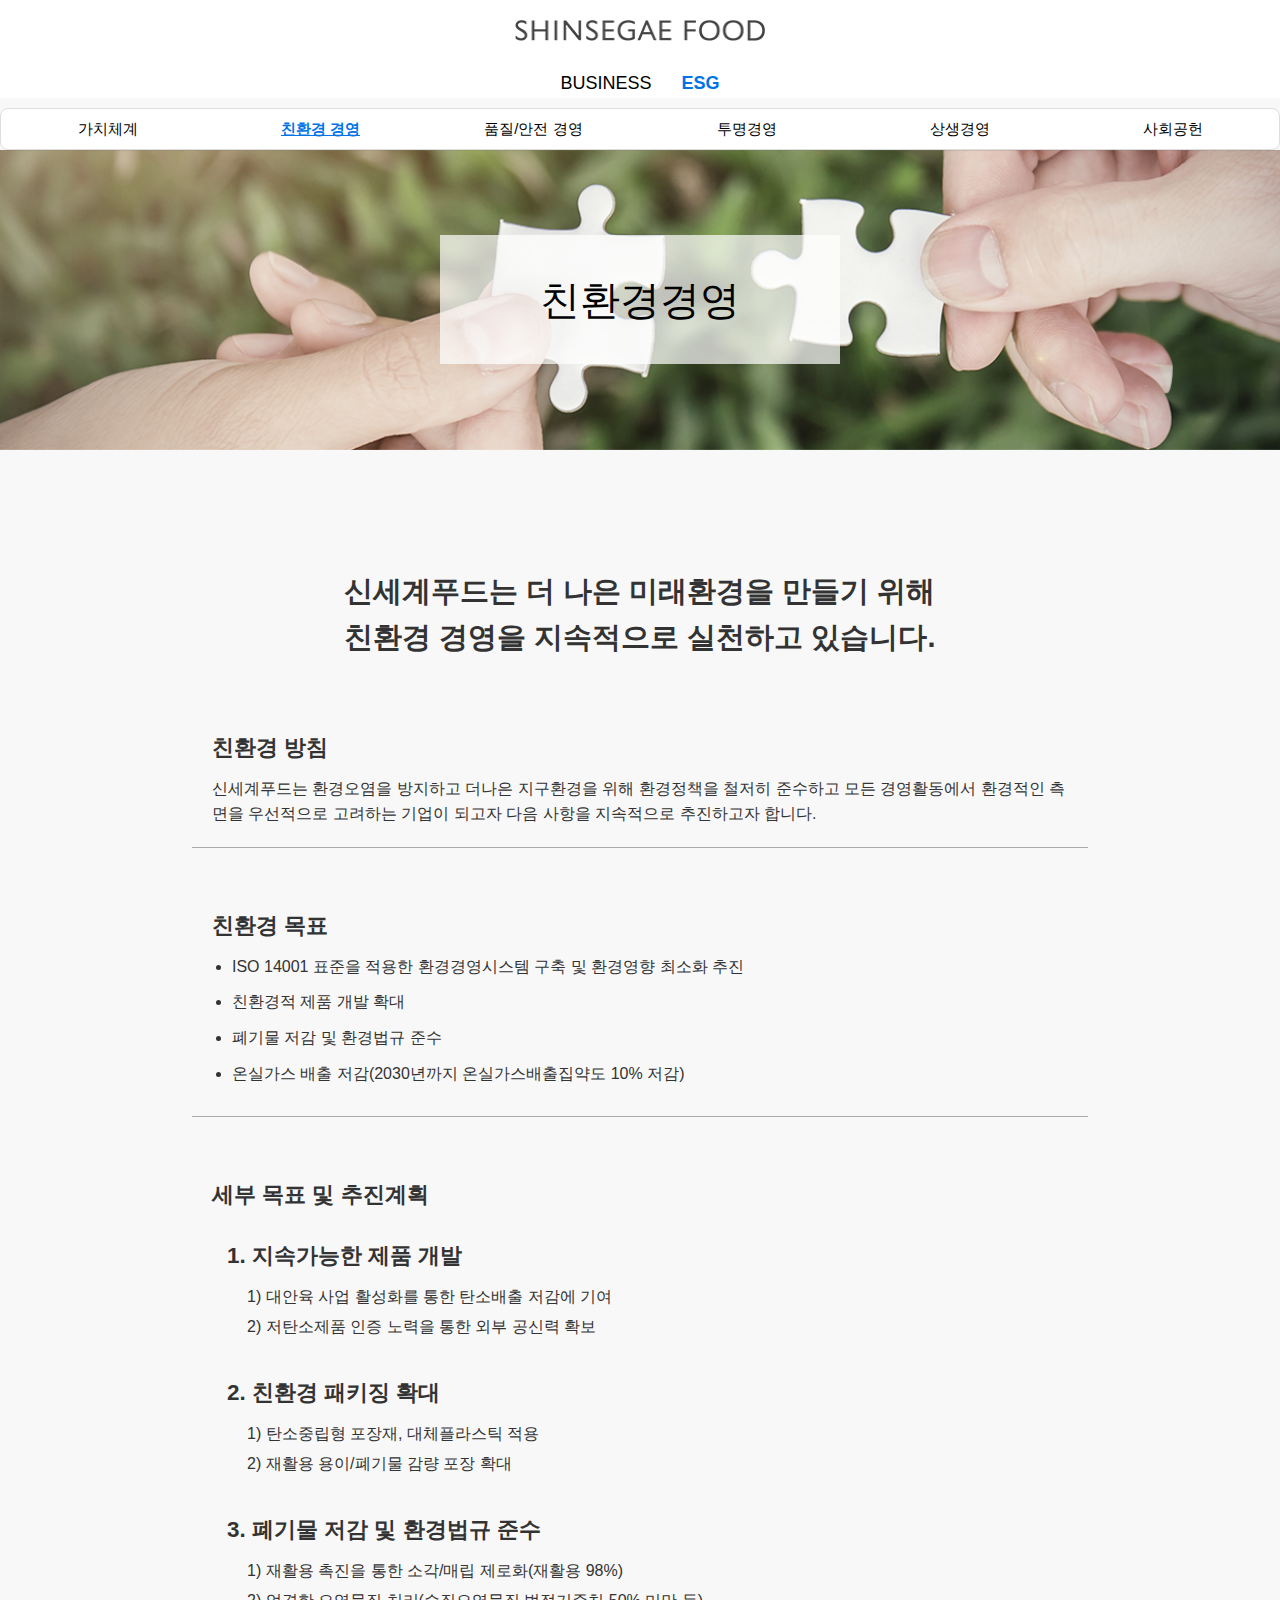
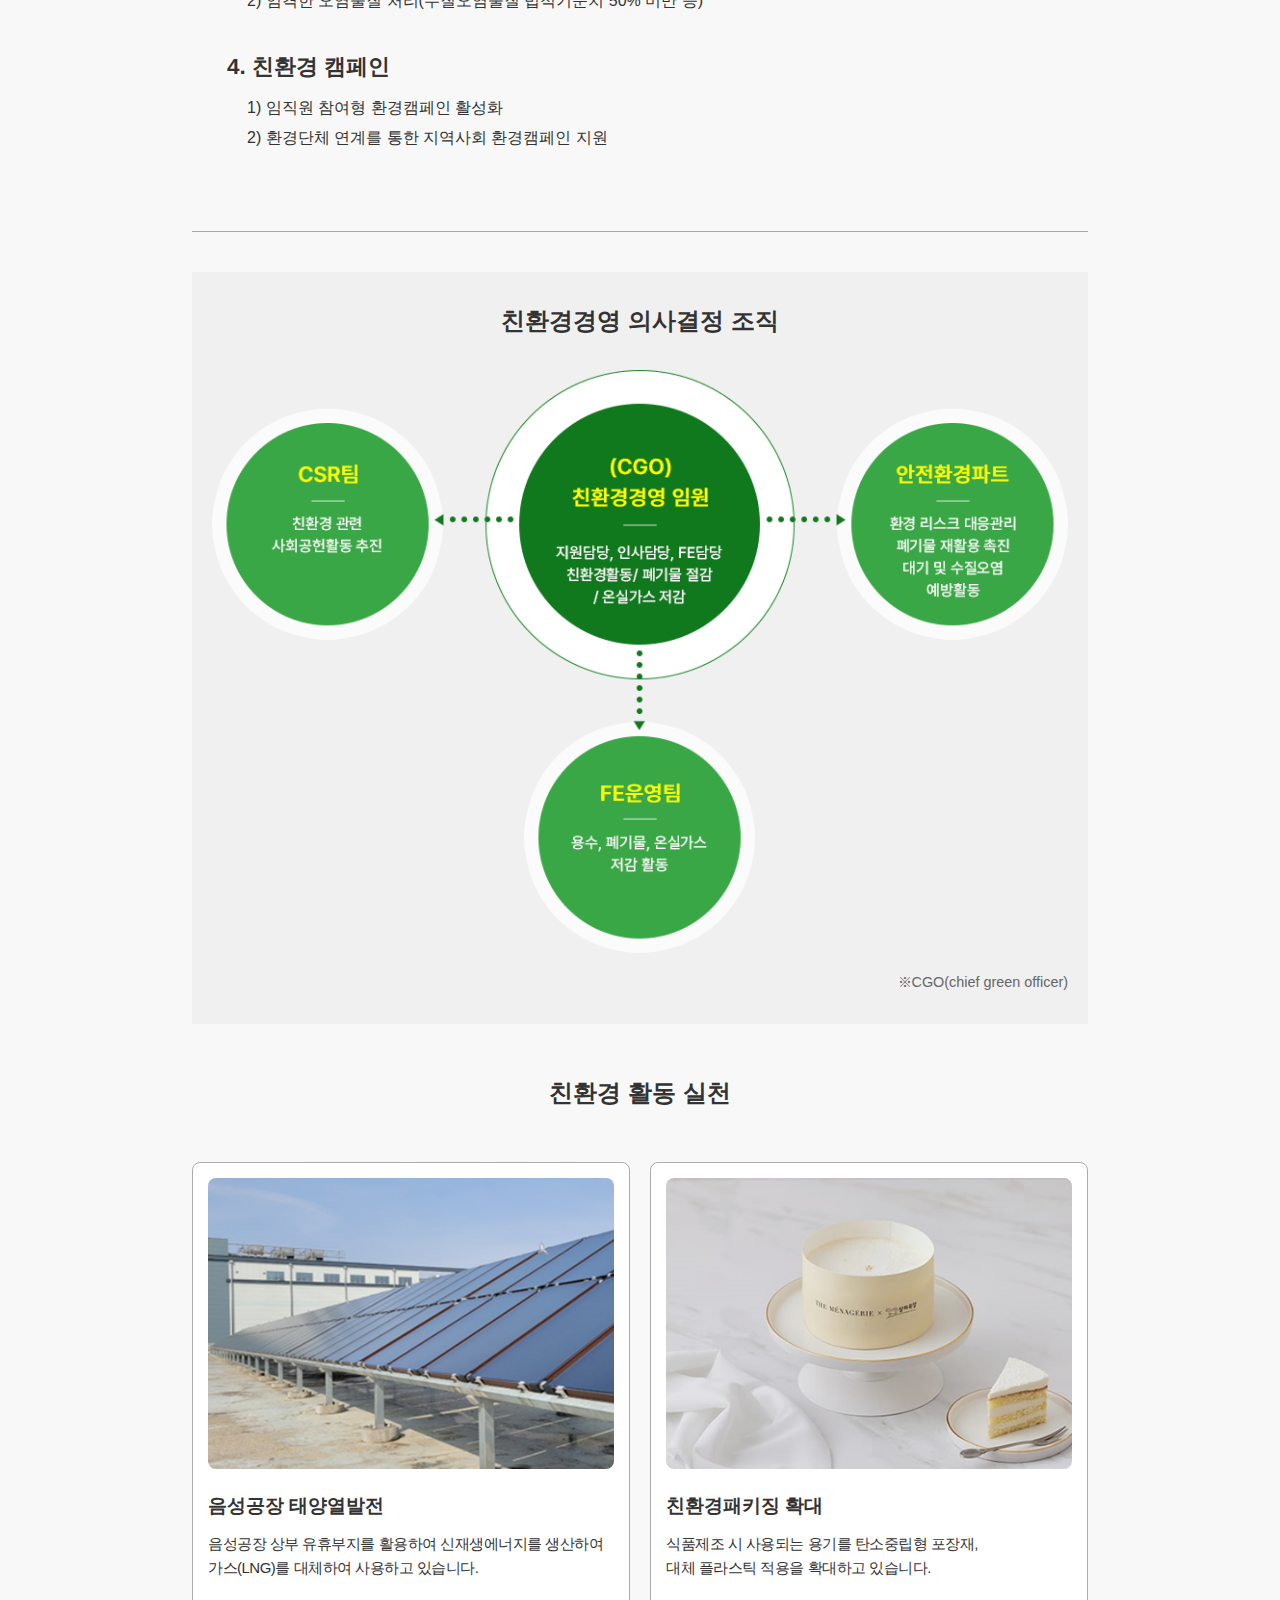
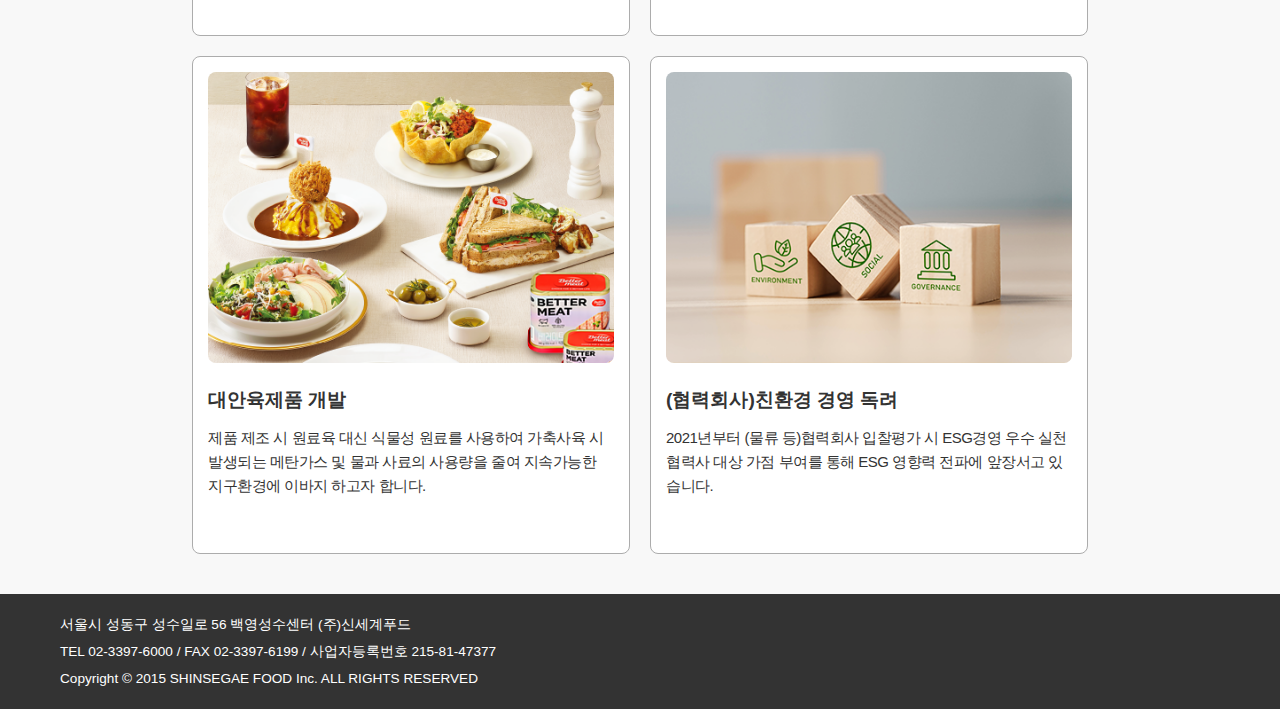
<file: ESG_친환경경영/ESG_친환경경영.html>
<!DOCTYPE html>
<html lang="ko">
<head>
    <meta charset="UTF-8">
    <meta name="viewport" content="width=device-width, initial-scale=1.0">
    <title>친환경경영</title>
    <link rel="stylesheet" href="ESG_친환경경영.css">
    <script src="ESG_친환경경영.js"></script>
    <link rel="icon" href="img_ESG친환경경영/favicon.com.png" type="image/png">
</head>
<body>
    <!-- 헤더 -->
    <header>
        <div class="header-container">
            <a href="../index.html"><img src="img_ESG친환경경영/logo.png" alt=""></a>
        </div>

        <nav>
            <ul>
                <li>BUSINESS</li>
                <li class="active">ESG</li>
            </ul>
        </nav>
    </header>

    <main>
        <div>
            <div>
                <ul>
                    <li><a href="../BUSINESS_식품제조&유통/BUSINESS_식품제조&유통.html">식품제조/유통</a></li>
                    <li><a href="../BUSINESS_푸드서비스/BUSINESS_푸드서비스.html">푸드서비스</a></li>
                    <li><a href="../BUSINESS_프리미엄다이닝/BUSINESS_프리미엄다이닝.html">프리미엄다이닝</a></li>
                    <li><a href="../BUSINESS_베이커리/BUSINESS_베이커리.html">베이커리</a></li>
                    <li><a href="../BUSINESS_프랜차이즈/BUSINESS_프랜차이즈.html">프랜차이즈</a></li>
                    <li><a href="../BUSINESS_자회사/BUSINESS_자회사.html">자회사</a></li>
                </ul>
            </div>
            <div>
                <ul>
                    <li><a href="../ESG_가치체계/ESG_가치체계.html">가치체계</a></li>
                    <li class="active">친환경 경영</li>
                    <li><a href="../ESG_품질,안전경영/ESG_품질안전 경영.html">품질/안전 경영</a></li>
                    <li><a href="../ESG_투명경영/ESG_투명경영.html">투명경영</a></li>
                    <li><a href="../ESG_상생경영/ESG_상생경영.html">상생경영</a></li>
                    <li><a href="../ESG_사회공헌/ESG_사회공헌.html">사회공헌</a></li>
                </ul>
            </div>
        </div>
    </main>
    <div class="top_bg">
        <h2>
            친환경경영
        </h2>
    </div>

    <!-- article -->
     <article>
        <div class="main_txt">
            <p>
                신세계푸드는 더 나은 미래환경을 만들기 위해 <br>
                친환경 경영을 지속적으로 실천하고 있습니다.
            </p>
        </div>

        <div class="policy">
            <b>친환경 방침</b>
            <p>신세계푸드는 환경오염을 방지하고 더나은 지구환경을 위해 환경정책을 철저히 준수하고 모든 경영활동에서 환경적인 측면을 우선적으로 고려하는 기업이 되고자 다음 사항을 지속적으로 추진하고자 합니다.</p>
        </div>

        <div class="goal">
            <b>친환경 목표</b>
            <ul>
                <li>ISO 14001 표준을 적용한 환경경영시스템 구축 및 환경영향 최소화 추진</li>
                <li>친환경적 제품 개발 확대</li>
                <li>폐기물 저감 및 환경법규 준수</li>
                <li>온실가스 배출 저감(2030년까지 온실가스배출집약도 10% 저감)</li>
            </ul>
        </div>

        <div class="detail">
            <b>세부 목표 및 추진계획</b>
            <div class="list">
                <ol>
                    <li> <b>1. 지속가능한 제품 개발</b>
                        <ol>
                            <li>1) 대안육 사업 활성화를 통한 탄소배출 저감에 기여</li>
                            <li>2) 저탄소제품 인증 노력을 통한 외부 공신력 확보</li>
                        </ol>
                    </li>

                    <li> <b>2. 친환경 패키징 확대</b>
                        <ol>
                            <li>1) 탄소중립형 포장재, 대체플라스틱 적용</li>
                            <li>2) 재활용 용이/폐기물 감량 포장 확대</li>
                        </ol>
                    </li>

                    <li> <b>3. 폐기물 저감 및 환경법규 준수</b>
                        <ol>
                            <li>1) 재활용 촉진을 통한 소각/매립 제로화(재활용 98%)</li>
                            <li>2) 엄격한 오염물질 처리(수질오염물질 법적기준치 50% 미만 등)</li>
                        </ol>
                    </li>

                    <li> <b>4. 친환경 캠페인</b>
                        <ol>
                            <li>1) 임직원 참여형 환경캠페인 활성화</li>
                            <li>2) 환경단체 연계를 통한 지역사회 환경캠페인 지원</li>
                        </ol>
                    </li>
                </ol>
            </div>
        </div>

        <div class="graph">
            <b>친환경경영 의사결정 조직</b>
            <img src="img_ESG친환경경영/bg_evf_graph.png" alt="">
            <p>※CGO(chief green officer)</p>
        </div>

        <div class="act">
            <b class="article_main_txt">친환경 활동 실천</b>
            <section>
                <img src="img_ESG친환경경영/bg_evf_img_01.png" alt="">
                <div class="txt">
                    <b>음성공장 태양열발전</b>
                    <p>음성공장 상부 유휴부지를 활용하여 신재생에너지를 생산하여 <br>
                        가스(LNG)를 대체하여 사용하고 있습니다.</p>
                </div>
            </section>
            <section>
                <img src="img_ESG친환경경영/bg_evf_img_02.png" alt="">
                <div class="txt">
                    <b>친환경패키징 확대</b>
                    <p>식품제조 시 사용되는 용기를 탄소중립형 포장재, <br>
                        대체 플라스틱 적용을 확대하고 있습니다.</p>
                </div>
            </section>
            <section>
                <img src="img_ESG친환경경영/bg_evf_img_03.png" alt="">
                <div class="txt">
                    <b>대안육제품 개발</b>
                    <p>제품 제조 시 원료육 대신 식물성 원료를 사용하여 가축사육 시 <br>
                        발생되는 메탄가스 및 물과 사료의 사용량을 줄여 지속가능한 <br>
                        지구환경에 이바지 하고자 합니다.</p>
                </div>
            </section>
            <section>
                <img src="img_ESG친환경경영/bg_evf_img_05.png" alt="">
                <div class="txt">
                    <b>(협력회사)친환경 경영 독려</b>
                    <p>2021년부터 (물류 등)협력회사 입찰평가 시 ESG경영 우수 실천 <br>
                        협력사 대상 가점 부여를 통해 ESG 영향력 전파에 앞장서고 있습니다.</p>
                </div>
            </section>
        </div>
     </article>



    <!-- 푸터 -->
    <footer>
        <div class="footer_txt">
            <p>서울시 성동구 성수일로 56 백영성수센터 (주)신세계푸드</p>
            <p>TEL 02-3397-6000 / FAX 02-3397-6199 / 사업자등록번호 215-81-47377</p>
            <p>Copyright © 2015 SHINSEGAE FOOD Inc. ALL RIGHTS RESERVED</p>
        </div>
    </footer>
</body>
</html>
</file>
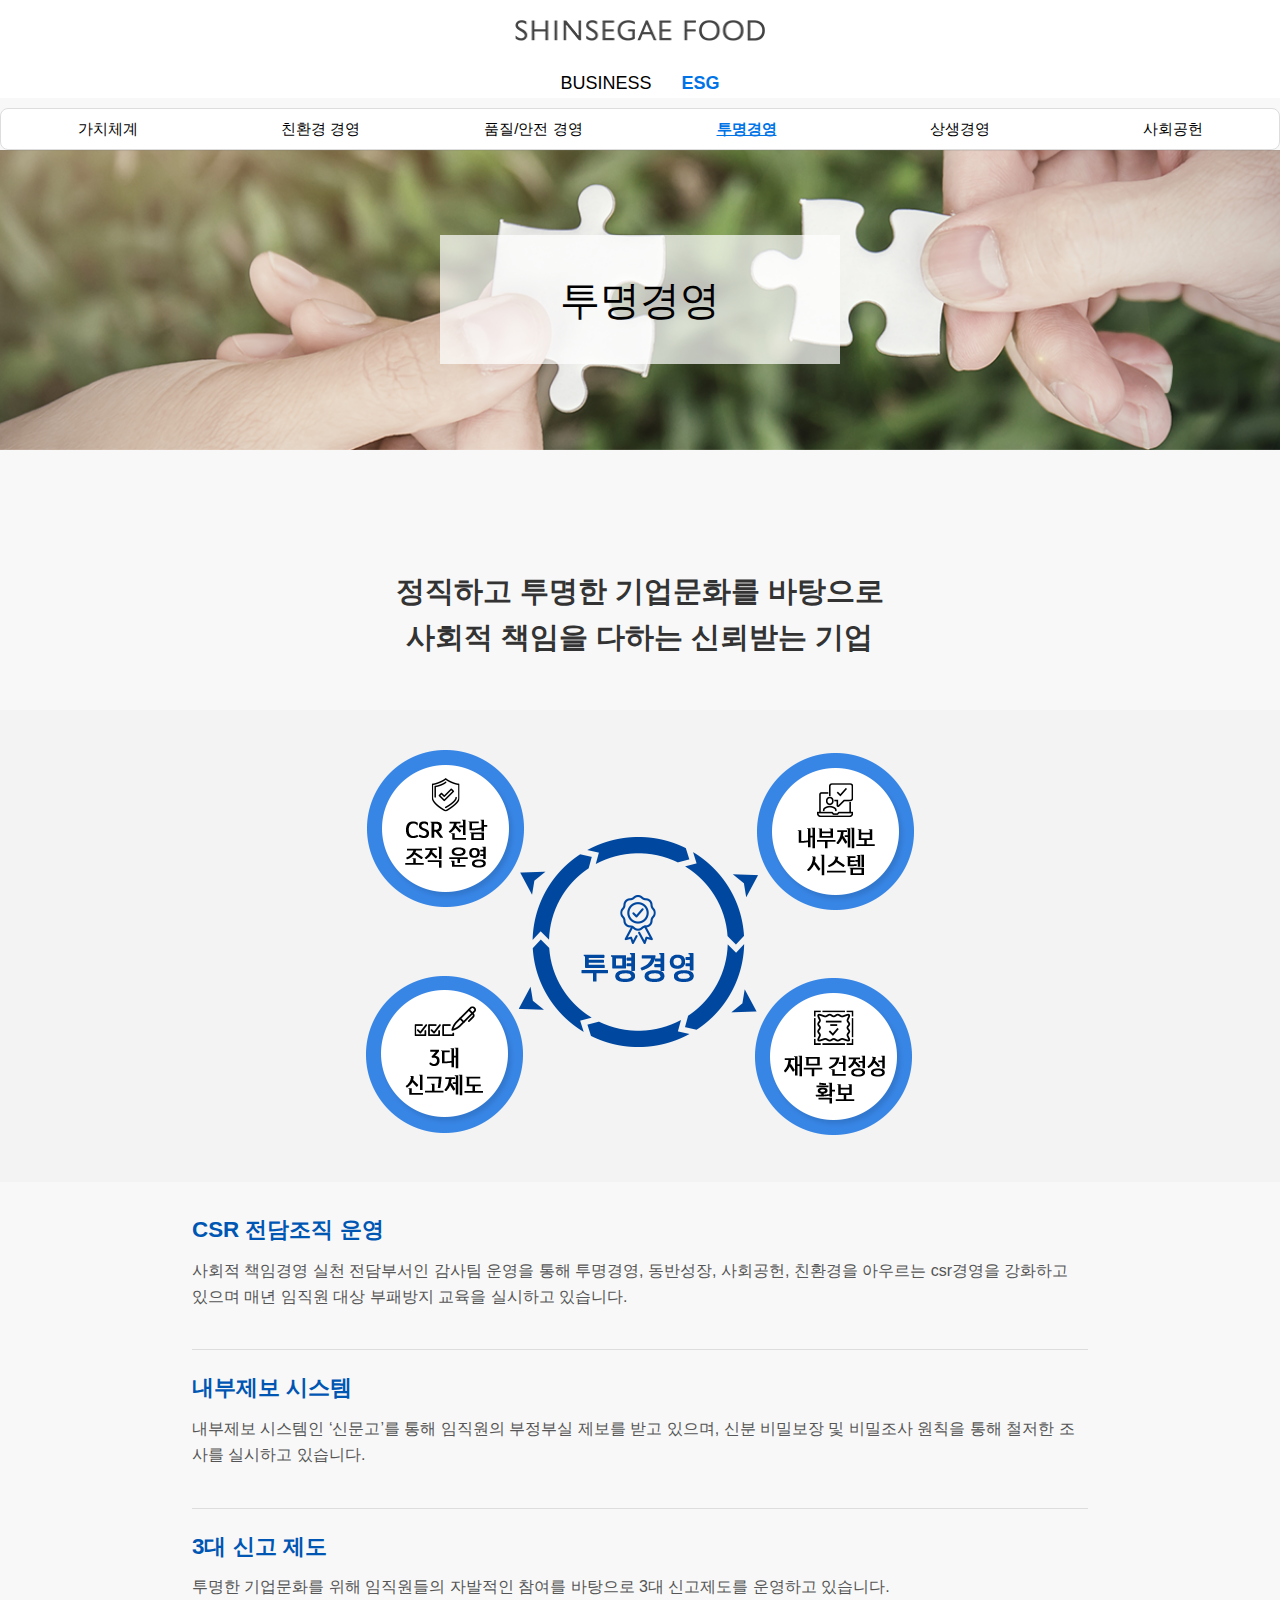
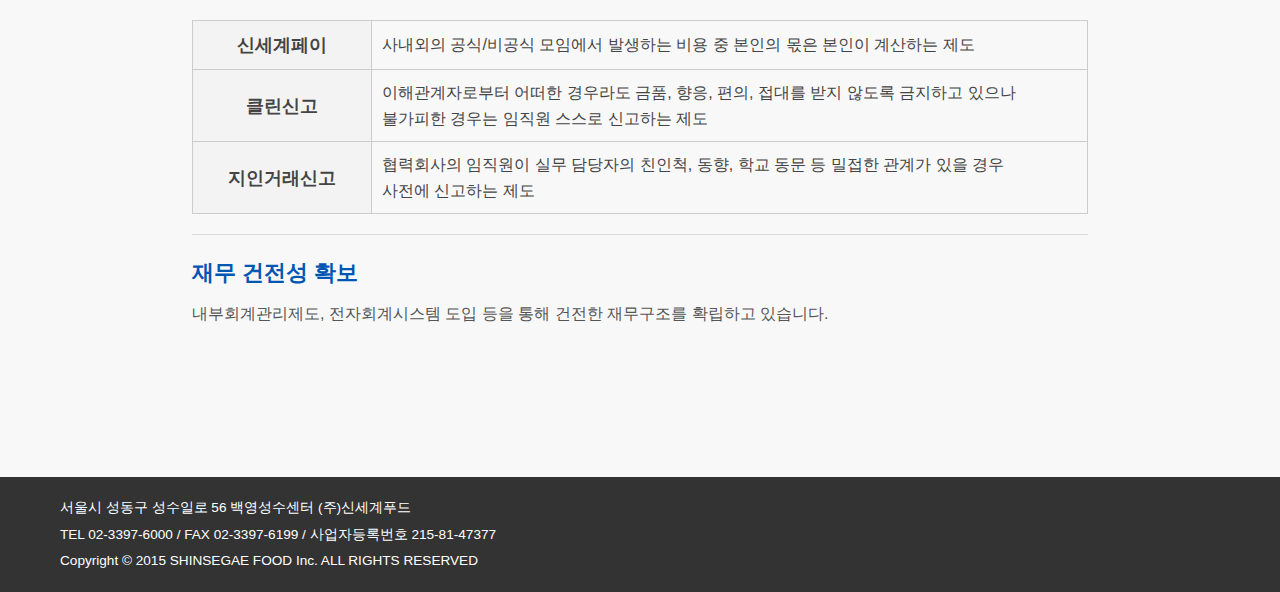
<file: ESG_투명경영/ESG_투명경영.html>
<!DOCTYPE html>
<html lang="ko">

<head>
    <meta charset="UTF-8">
    <meta name="viewport" content="width=device-width, initial-scale=1.0">
    <link rel="stylesheet" href="ESG_투명경영.css">
    <script src="ESG_투명경영.js"></script>
    <link rel="icon" href="img_ESG투명경영/favicon.com.png" type="image/png">
    <title>투명경영</title>
</head>

<body>
    <!-- 헤더 -->
    <header>
        <div class="header-container">
            <a href="../index.html"><img src="img_ESG투명경영/logo.png" alt=""></a>
        </div>

        <nav>
            <ul>
                <li>BUSINESS</li>
                <li class="active">ESG</li>
            </ul>
        </nav>
    </header>

    <main>
        <div>
            <div>
                <ul>
                    <li><a href="../BUSINESS_식품제조&유통/BUSINESS_식품제조&유통.html">식품제조/유통</a></li>
                    <li><a href="../BUSINESS_푸드서비스/BUSINESS_푸드서비스.html">푸드서비스</a></li>
                    <li><a href="../BUSINESS_프리미엄다이닝/BUSINESS_프리미엄다이닝.html">프리미엄다이닝</a></li>
                    <li><a href="../BUSINESS_베이커리/BUSINESS_베이커리.html">베이커리</a></li>
                    <li><a href="../BUSINESS_프랜차이즈/BUSINESS_프랜차이즈.html">프랜차이즈</a></li>
                    <li><a href="../BUSINESS_자회사/BUSINESS_자회사.html">자회사</a></li>
                </ul>
            </div>
            <div>
                <ul>
                    <li><a href="../ESG_가치체계/ESG_가치체계.html">가치체계</a></li>
                    <li><a href="../ESG_친환경경영/ESG_친환경경영.html">친환경 경영</a></li>
                    <li><a href="../ESG_품질,안전경영/ESG_품질안전 경영.html">품질/안전 경영</a></li>
                    <li class="active">투명경영</li>
                    <li><a href="../ESG_상생경영/ESG_상생경영.html">상생경영</a></li>
                    <li><a href="../ESG_사회공헌/ESG_사회공헌.html">사회공헌</a></li>
                </ul>
            </div>
        </div>
    </main>
    <div class="top_bg">
        <h2>
            투명경영
        </h2>
    </div>

    <div class="main_txt">
        <p>
            정직하고 투명한 기업문화를 바탕으로 <br>
            사회적 책임을 다하는 신뢰받는 기업
        </p>
    </div>

    <div class="graph_wrapper">
        <div class="graph"><img src="img_ESG투명경영/bg_ethics_graph.png" alt=""></div>
    </div>

    <article>
        <div class="manage">
            <b>
                CSR 전담조직 운영
            </b>
            <p>
                사회적 책임경영 실천 전담부서인 감사팀 운영을 통해 투명경영, 동반성장, 사회공헌, 친환경을 아우르는 csr경영을 강화하고 있으며 매년 임직원 대상 부패방지 교육을 실시하고 있습니다.
            </p>
        </div>
        <hr>
        <div class="system">
            <b>
                내부제보 시스템
            </b>
            <p>
                내부제보 시스템인 ‘신문고’를 통해 임직원의 부정부실 제보를 받고 있으며, 신분 비밀보장 및 비밀조사 원칙을 통해 철저한 조사를 실시하고 있습니다.
            </p>
        </div>
        <hr>
        <div class="report">
            <b>
                3대 신고 제도
            </b>
            <p>
                투명한 기업문화를 위해 임직원들의 자발적인 참여를 바탕으로 3대 신고제도를 운영하고 있습니다.
            </p>
            <table>
                <colgroup>
                    <col width="20%">
                    <col width="80%">
                </colgroup>
                <tbody>
                    <tr scope="row">
                        <th>신세계페이</th>
                        <td>
                            사내외의 공식/비공식 모임에서 발생하는 비용 중 본인의 몫은 본인이 계산하는 제도
                        </td>
                    </tr>
                    <tr scope="row">
                        <th>클린신고</th>
                        <td>
                            이해관계자로부터 어떠한 경우라도 금품, 향응, 편의, 접대를 받지 않도록 금지하고 있으나 <br>
                            불가피한 경우는 임직원 스스로 신고하는 제도
                        </td>
                    </tr>
                    <tr scope="row">
                        <th>지인거래신고</th>
                        <td>
                            협력회사의 임직원이 실무 담당자의 친인척, 동향, 학교 동문 등  밀접한 관계가 있을 경우 <br>
                            사전에 신고하는 제도
                        </td>
                    </tr>
                </tbody>
            </table>
            <hr>
            <div class="sound">
                <b>재무 건전성 확보</b>
                <p>내부회계관리제도, 전자회계시스템 도입 등을 통해 건전한 재무구조를 확립하고 있습니다.</p>
            </div>
        </div>
    </article>

    <!-- 푸터 -->
    <footer>
        <div class="footer_txt">
            <p>서울시 성동구 성수일로 56 백영성수센터 (주)신세계푸드</p>
            <p>TEL 02-3397-6000 / FAX 02-3397-6199 / 사업자등록번호 215-81-47377</p>
            <p>Copyright © 2015 SHINSEGAE FOOD Inc. ALL RIGHTS RESERVED</p>
        </div>
    </footer>


    </body>
    </html>
</file>
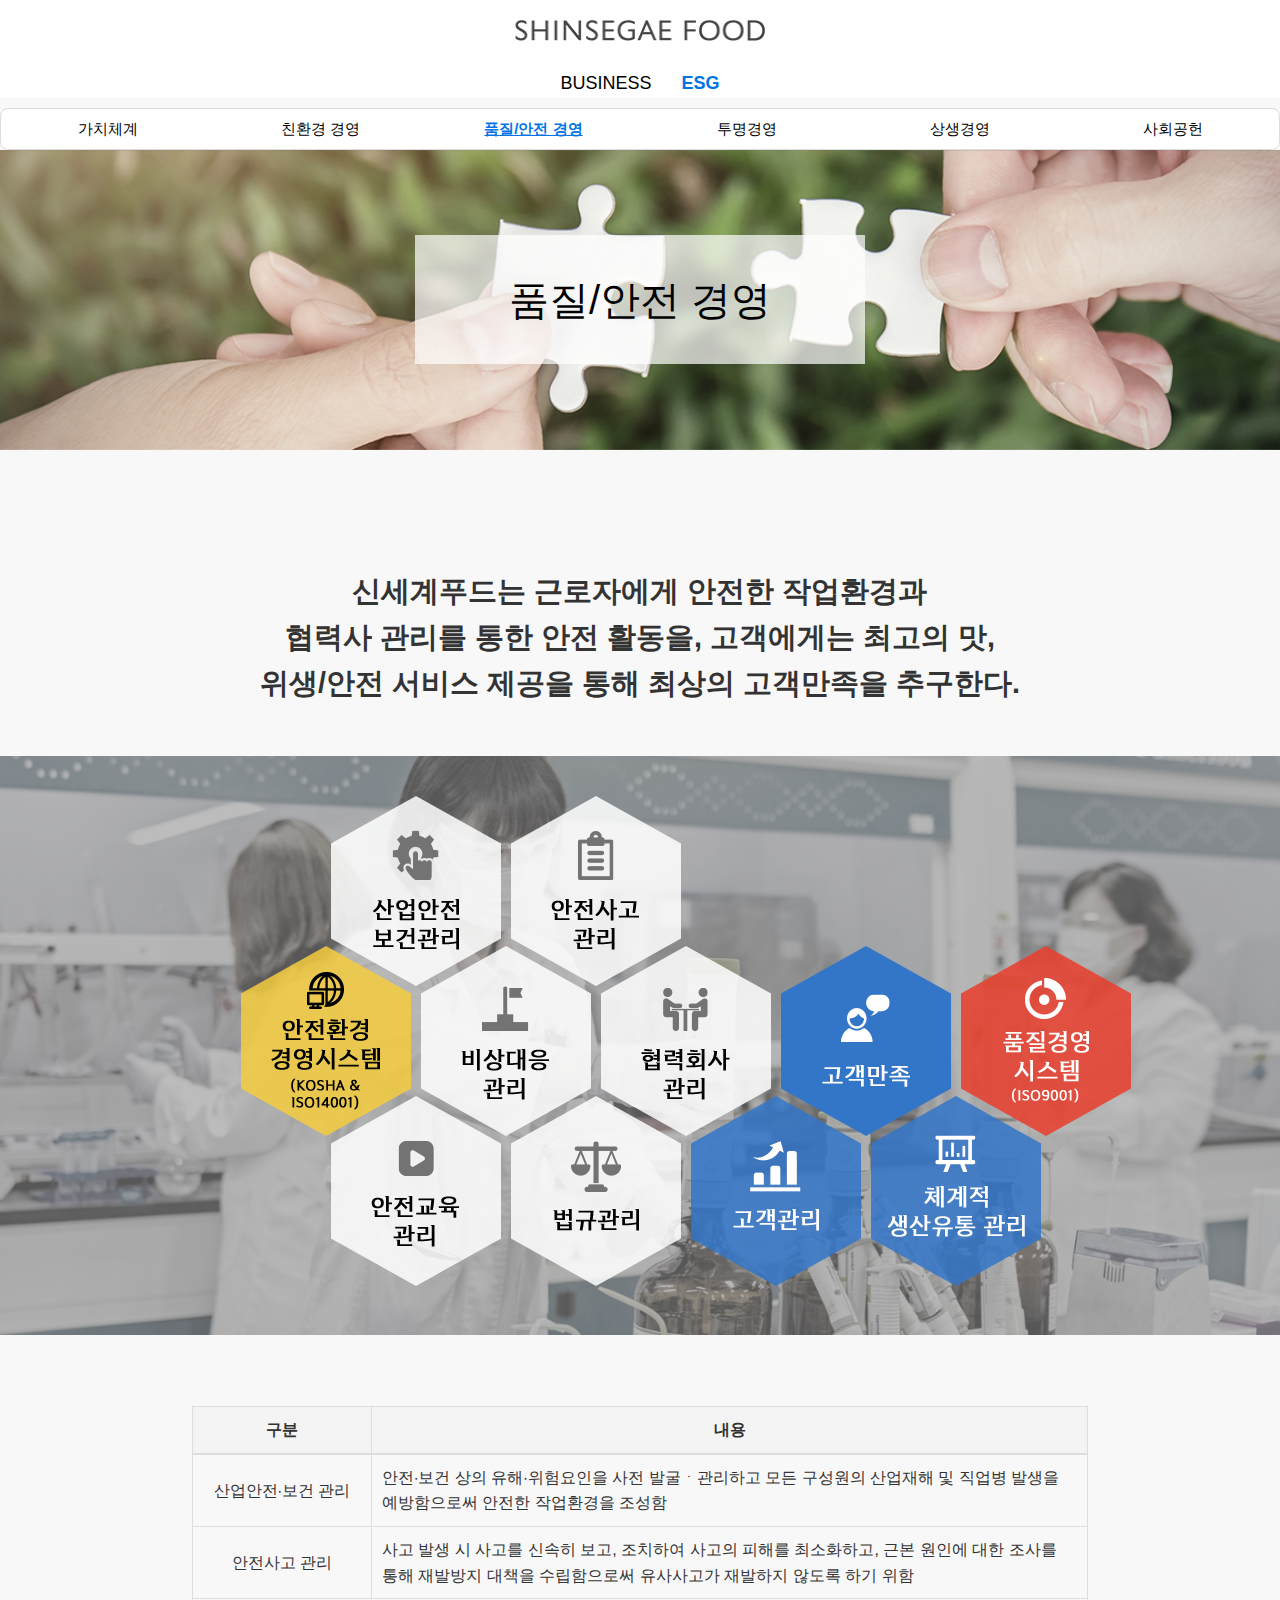
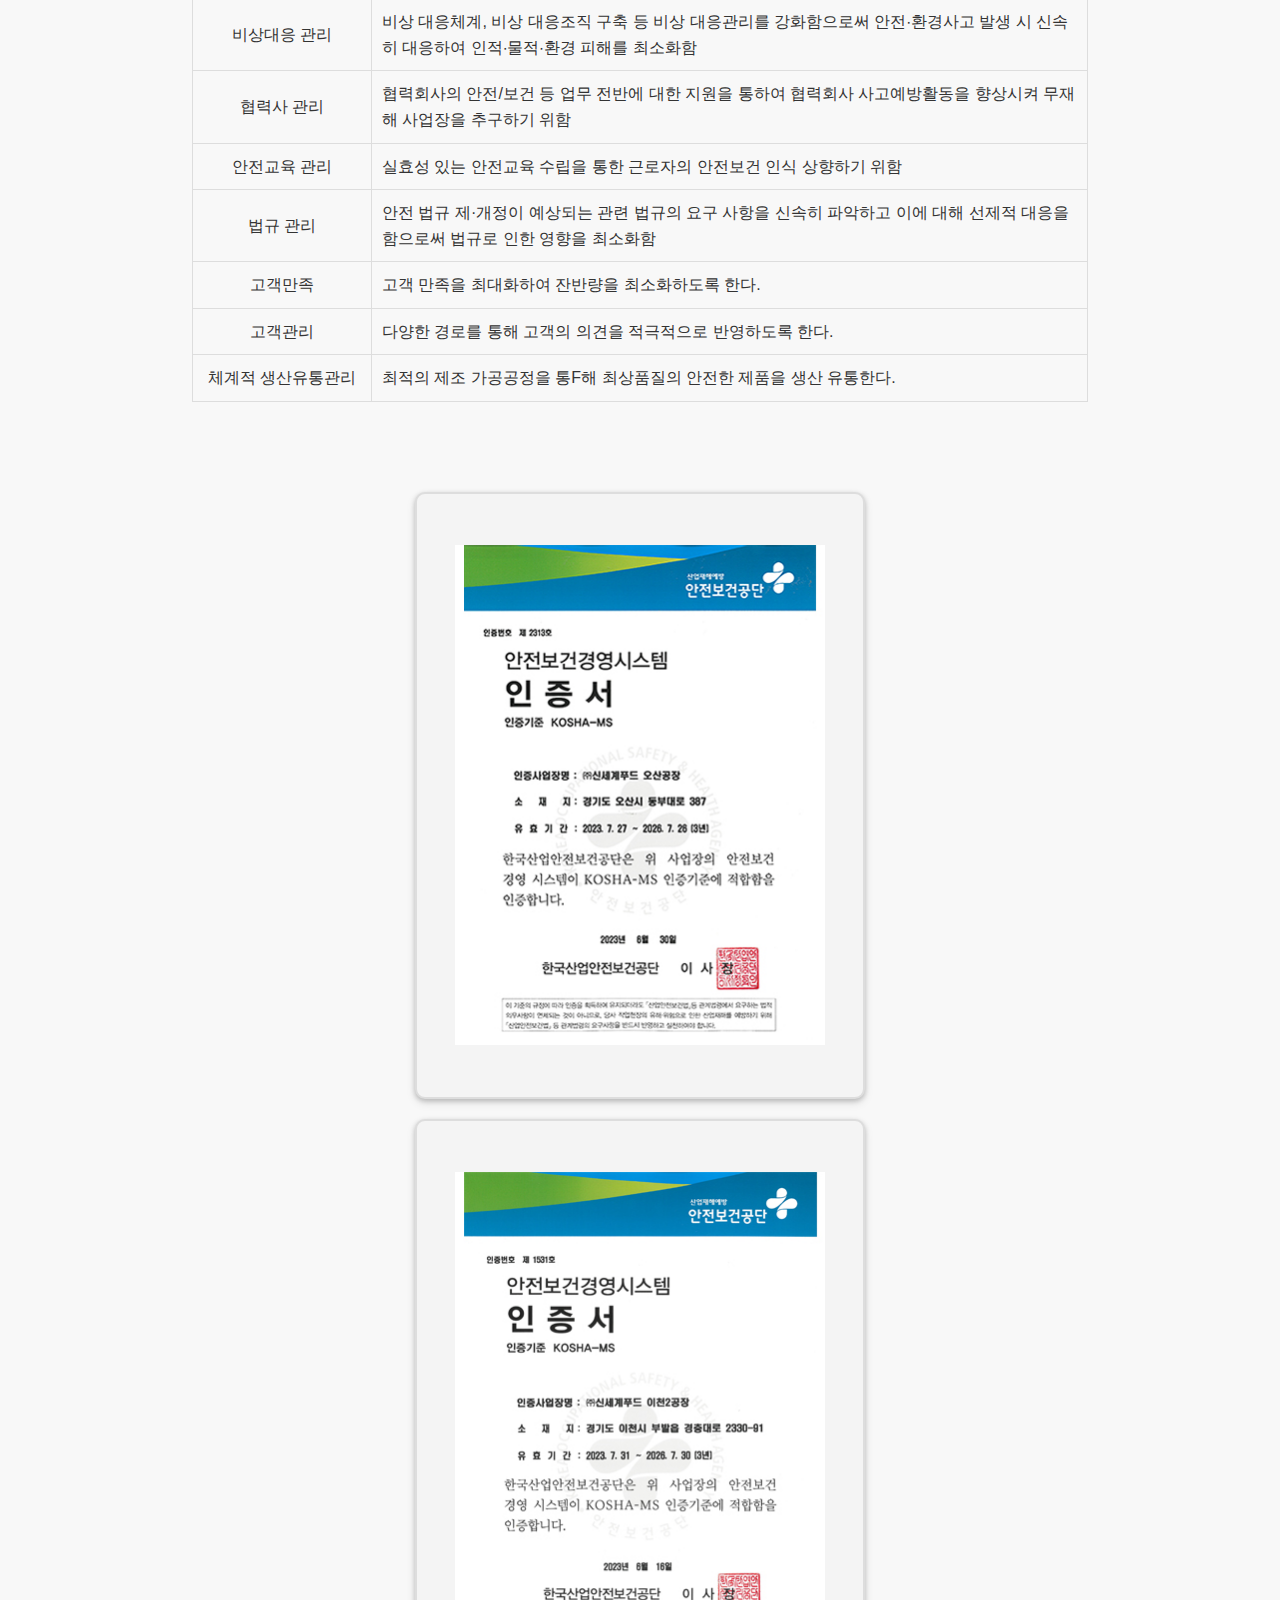
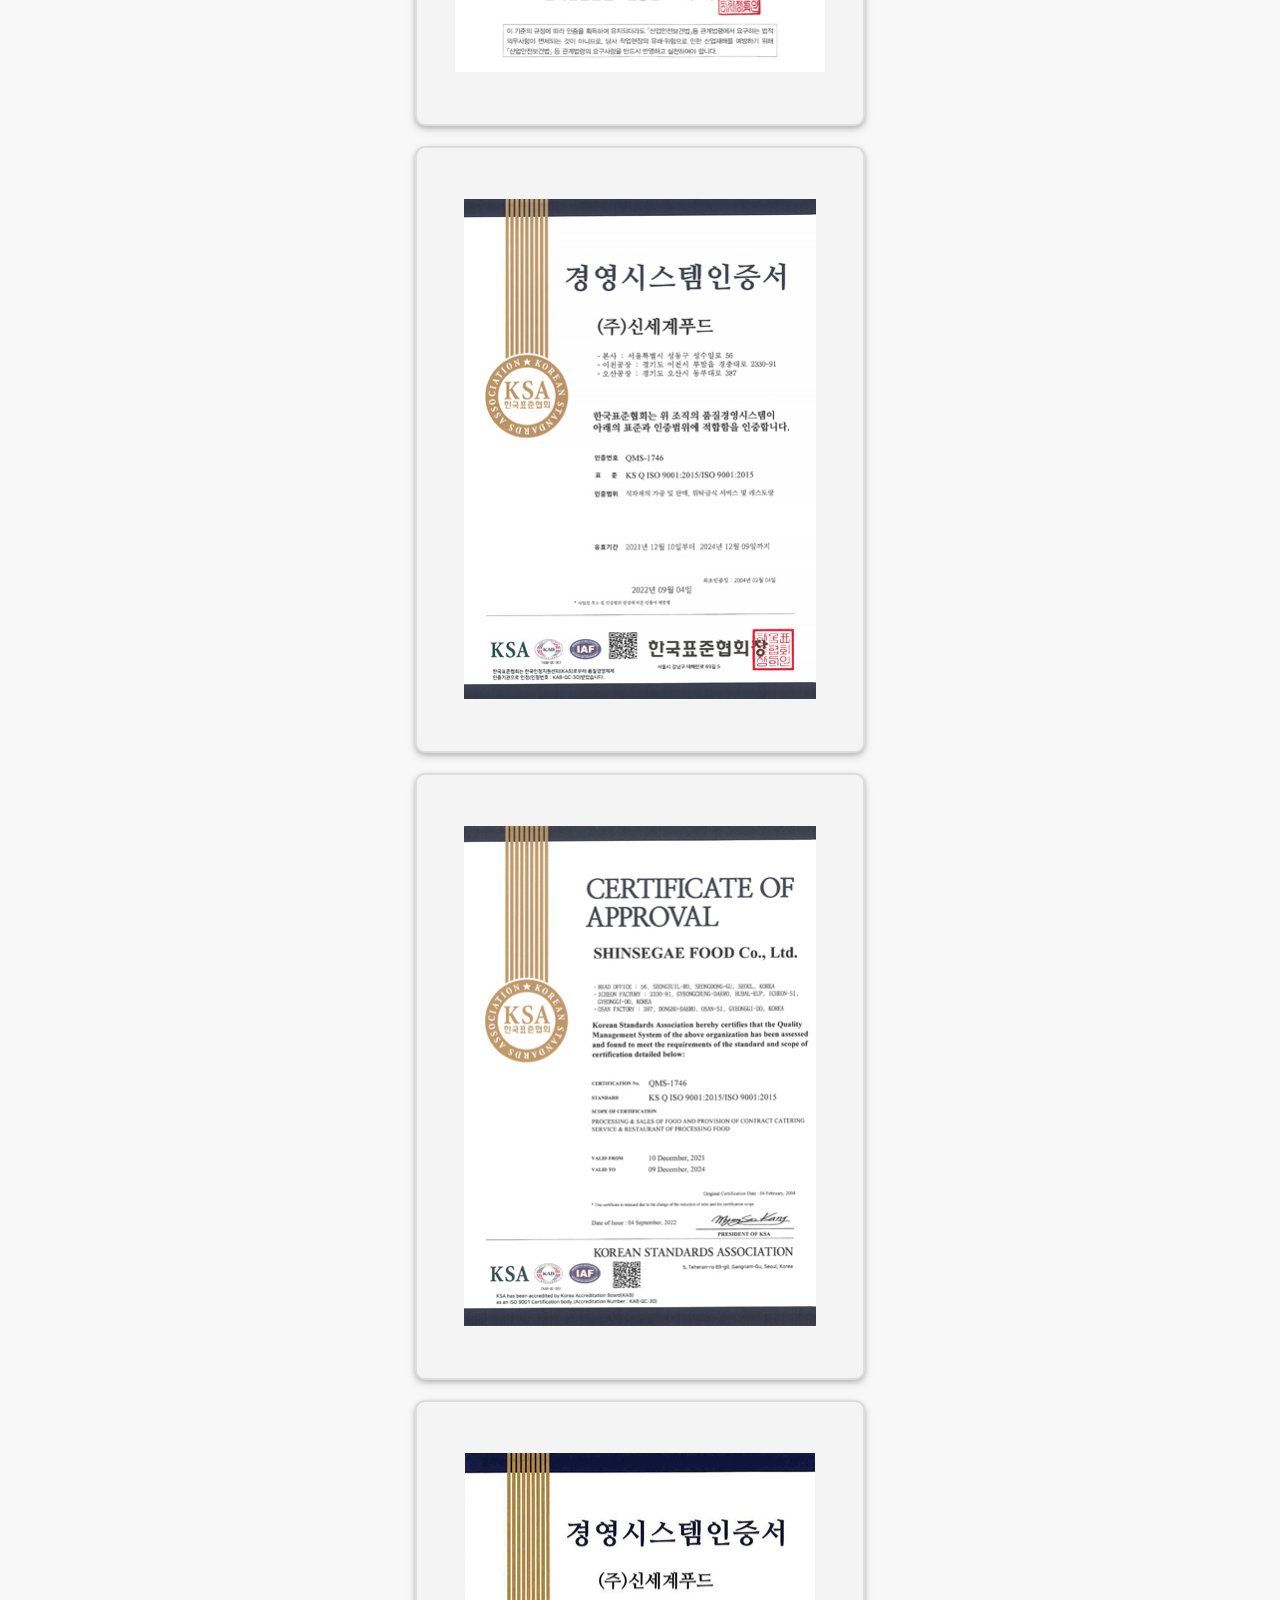
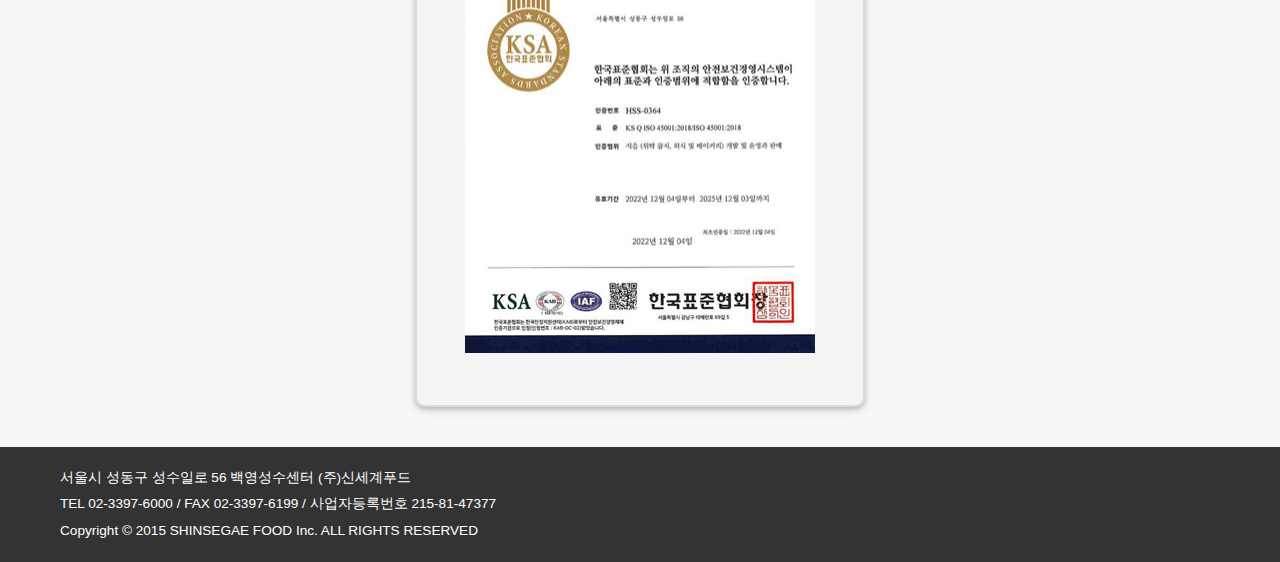
<file: ESG_품질,안전경영/ESG_품질안전 경영.html>
<!DOCTYPE html>
<html lang="ko">

<head>
    <meta charset="UTF-8">
    <meta name="viewport" content="width=device-width, initial-scale=1.0">
    <link rel="stylesheet" href="ESG_품질안전 경영.css">
    <script src="ESG_품질안전 경영.js"></script>
    <title>품질/안전 경영</title>
</head>

<body>
    <!-- 헤더 -->
    <header>
        <div class="header-container">
            <a href="../index.html"><img src="img_ESG품질안전경영/logo.png" alt=""></a>
        </div>

        <nav>
            <ul>
                <li>BUSINESS</li>
                <li class="active">ESG</li>
            </ul>
        </nav>
    </header>

    <main>
        <div>
            <div>
                <ul>
                    <li><a href="../BUSINESS_식품제조&유통/BUSINESS_식품제조&유통.html">식품제조/유통</a></li>
                    <li><a href="../BUSINESS_푸드서비스/BUSINESS_푸드서비스.html">푸드서비스</a></li>
                    <li><a href="../BUSINESS_프리미엄다이닝/BUSINESS_프리미엄다이닝.html">프리미엄다이닝</a></li>
                    <li><a href="../BUSINESS_베이커리/BUSINESS_베이커리.html">베이커리</a></li>
                    <li><a href="../BUSINESS_프랜차이즈/BUSINESS_프랜차이즈.html">프랜차이즈</a></li>
                    <li><a href="../BUSINESS_자회사/BUSINESS_자회사.html">자회사</a></li>
                </ul>
            </div>
            <div>
                <ul>
                    <li><a href="../ESG_가치체계/ESG_가치체계.html">가치체계</a></li>
                    <li><a href="../ESG_친환경경영/ESG_친환경경영.html">친환경 경영</a></li>
                    <li class="active">품질/안전 경영</li>
                    <li><a href="../ESG_투명경영/ESG_투명경영.html">투명경영</a></li>
                    <li><a href="../ESG_상생경영/ESG_상생경영.html">상생경영</a></li>
                    <li><a href="../ESG_사회공헌/ESG_사회공헌.html">사회공헌</a></li>
                </ul>
            </div>
        </div>
    </main>
    <div class="top_bg">
        <h2>
            품질/안전 경영
        </h2>
    </div>

    <div class="main_txt">
        <p>
            신세계푸드는 근로자에게 안전한 작업환경과 <br>
            협력사 관리를 통한 안전 활동을, 고객에게는 최고의 맛, <br>
            위생/안전 서비스 제공을 통해 최상의 고객만족을 추구한다.
        </p>
    </div>
    <div class="graph_wrapper">
        <div class="graph_img">
            <div class="graph"><img src="img_ESG품질안전경영/bg_quality_graph.png" alt=""></div>
        </div>
    </div>
    <article>
        <table>
            <colgroup>
                <col width="20%">
                <col width="auto">
            </colgroup>
            <thead>
                <tr>
                    <th scope="col">구분</th>
                    <th scope="col">내용</th>
                </tr>
            </thead>
            <table>
                <tr>
                    <td>산업안전∙보건 관리</td>
                    <td>안전∙보건 상의 유해∙위험요인을 사전 발굴ㆍ관리하고 모든 구성원의 산업재해 및 직업병 발생을 예방함으로써 안전한 작업환경을 조성함</td>
                </tr>
                <tr>
                    <td>안전사고 관리</td>
                    <td>사고 발생 시 사고를 신속히 보고, 조치하여 사고의 피해를 최소화하고, 근본 원인에 대한 조사를 통해 재발방지 대책을 수립함으로써 유사사고가 재발하지 않도록 하기
                        위함</td>
                </tr>
                <tr>
                    <td>비상대응 관리</td>
                    <td>비상 대응체계, 비상 대응조직 구축 등 비상 대응관리를 강화함으로써 안전∙환경사고 발생 시 신속히 대응하여 인적∙물적∙환경 피해를 최소화함</td>
                </tr>
                <tr>
                    <td>협력사 관리</td>
                    <td>협력회사의 안전/보건 등 업무 전반에 대한 지원을 통하여 협력회사 사고예방활동을 향상시켜 무재해 사업장을 추구하기 위함</td>
                </tr>
                <tr>
                    <td>안전교육 관리</td>
                    <td>실효성 있는 안전교육 수립을 통한 근로자의 안전보건 인식 상향하기 위함</td>
                </tr>
                <tr>
                    <td>법규 관리</td>
                    <td>안전 법규 제·개정이 예상되는 관련 법규의 요구 사항을 신속히 파악하고 이에 대해 선제적 대응을 함으로써 법규로 인한 영향을 최소화함</td>
                </tr>
                <tr>
                    <td>고객만족</td>
                    <td>고객 만족을 최대화하여 잔반량을 최소화하도록 한다.</td>
                </tr>
                <tr>
                    <td>고객관리</td>
                    <td>다양한 경로를 통해 고객의 의견을 적극적으로 반영하도록 한다.</td>
                </tr>
                <tr>
                    <td>체계적 생산유통관리</td>
                    <td>최적의 제조 가공공정을 통F해 최상품질의 안전한 제품을 생산 유통한다.</td>
                </tr>
            </table>
        </table>
        <div class="figure_wrapper">
            <figure>
                <img src="img_ESG품질안전경영/img_a_01.jpg" alt="">
            </figure>
            <figure>
                <img src="img_ESG품질안전경영/img_a_02.jpg" alt="">
            </figure>
            <figure>
                <img src="img_ESG품질안전경영/img_a_03.jpg" alt="">
            </figure>
            <figure>
                <img src="img_ESG품질안전경영/img_a_04.jpg" alt="">
            </figure>
            <figure>
                <img src="img_ESG품질안전경영/img_a_05.jpg" alt="">
            </figure>
        </div>
    </article>

    <!-- 푸터 -->
    <footer>
        <div class="footer_txt">
            <p>서울시 성동구 성수일로 56 백영성수센터 (주)신세계푸드</p>
            <p>TEL 02-3397-6000 / FAX 02-3397-6199 / 사업자등록번호 215-81-47377</p>
            <p>Copyright © 2015 SHINSEGAE FOOD Inc. ALL RIGHTS RESERVED</p>
        </div>
    </footer>
</body>

</html>
</file>
<file: main.css>
/* 비활성 클래스 */
.unactive{
    opacity: 0.3;
    cursor: default;
    pointer-events: none;
}

html, body{
    width: 100%;
    overflow-x: hidden;
}

body {
    font-family: 'Arial', sans-serif;
    margin: 0;
    padding: 0;
    background-color: #efe5d9;
}
a{
    text-decoration: none;
    color: white;
}

/* fixed 상단 내비게이션 */
header {
    background-color: rgba(255, 255, 255, 0.6);
    display: flex;
    align-items: center;
    justify-content: space-between;
    padding: 20px 40px;
    position: fixed;
    top: 0;
    left: 0;
    right: 0;
    z-index: 1000;
}

/* 햄버거 메뉴와 로고 정렬 */
.logo-container {
    display: flex;
    align-items: center;
    gap: 10px;
}

.logo img {
    width: 220px;
    height: auto;
    position: relative;
    left: 30px;
}

/* 내비게이션 */
nav {
    position: absolute;
    left: 50%;
    transform: translateX(-50%);
    display: flex;
    justify-content: center;
    gap: 20px;
}

nav a {
    color: black;
    text-decoration: none;
    padding: 10px 15px;
    border-radius: 5px;
}

nav a:hover {
    background-color: #575757;
}

.icons {
    display: flex;
    align-items: center;
    gap: 15px;
}

.icons span {
    cursor: pointer;
    font-size: 24px;
}

/* 햄버거 메뉴 */
.burger-menu {
    /* cursor: pointer; */
    z-index: 99999;
    position: relative;
    height: 60vh;
    width: 100vw;
    
}

.burger-menu span {
    font-size: 28px;
    color: black;
}

.burger-menu {
    position: fixed;
    z-index: 99999;
    left: 30px;
    top: 10px;
}

.burger-icon {
    display: block;
    position: absolute;
    left: 0px;
    cursor: pointer;
    z-index: 1000;
    font-size: 36px;
}

#menu-toggle {
    display: none;
}

.burger_inner {
    position: absolute;
    display: none;
    width: 100vw;
    height: 100vh;
    margin-top: 0;
    background-color: white;
    left: 0;
}

.menu-in{
    align-items: flex-start;
}

.burger_inner ul {
    list-style: none;
    padding: 0;
    margin: 0;
    text-align: left;
    padding-bottom: 50px;
    box-sizing: border-box;
    /* display: flex; */
    align-content: space-evenly;
}

.burger_inner h2 {
    padding: 10px;
    background-color: #444;
    margin: 0;
    font-size: 20px;
    color: white;
    position: relative;
    font-weight: 700;
    font-size: 25px;
}

.burger_inner ul li {
    display: block;
    padding: 10px 20px;
    float: left;
}

.burger_inner ul li a {
    color: black;
    text-decoration: none;
}

.burger_inner ul li a:hover{
    color: #0056b3;
}

#menu-toggle:checked + .burger-icon + .burger_inner {
    display: block;
}

#menu-toggle:checked + .burger-icon .material-symbols-outlined {
    content: 'close';
}


/* 상단 배경 */
.top_bg{
    position: relative;
    display: flex;
    margin-top: 10%;
    justify-content: center;
    align-items: center;
    width: 100%;
    align-items: center;
    justify-content: center;
}

.top_bg_inner{
    position: relative;
    width: 100%;
    left: center;
    /* min-width: 940px; */
    max-width: 1200px;
    height: 60vh;
    padding-top: 50px;
    margin-bottom: 0px;
    background-color: #fff;
    background:url(img_main/bg_visual.png) no-repeat center center;
    background-size: contain;
    align-items: center;
    justify-content: center;
    /* vertical-align: top; */
}



/* 본문 콘텐츠 */

main {
    position: relative;
    display: flex;
    flex-wrap: wrap;
    grid-template-columns: repeat(3, 1fr);
    gap: 20px;
    padding: 100px 20px 20px 100px;
    width: 100%;
    height: 400px;
    justify-content: center;
    overflow: hidden;
    margin: 0 auto;
}

/* 아티클 섹션 */
article {
    background-color: white;
    margin: 0;
    border-radius: 30px;
    /* display: inline; */
    box-shadow: 0 4px 6px rgba(0, 0, 0, 0.1);
    position: relative;
    width: 250px;
    height: 400px;
}
strong{
    font-size: 45px;
    width: 33%;
    height: 20%;
    position: relative;
    top: 100px;
    left: 0%;
    padding-left: 100px;
}

article img {
    width: 100%;
    height: 100%;
    object-fit: cover;
    border-radius: 30px;
}

article h2 {
    margin-top: 10px;
}

article:hover .overlay {
    opacity: 1;
}

article a {
    color: white;
    text-decoration: none;
    font-size: 18px;
}

div#youtube1, div#youtube2 {
    position: relative;
    max-width: 900px;
    height: 500px;
    background-color: #000;
    overflow: hidden;
    left: calc(50% - 450px);
    border-radius: 40px;
    display: flex;
    justify-content: center;
    align-items: center;
}

div#youtube1 iframe, div#youtube2 iframe {
    position: absolute;
    width: 100%;
    height: 100%;
    border: none;
    border-radius: 40px;
}

/* 캐러셀 컨테이너 */
.carousel-container {
    width: 100%;
    overflow: hidden;
    position: relative;
    display: flex;
    justify-content: center;
}

.carousel-slider {
    display: flex;
    transition: transition 0.5s ease-in-out;
    position: absolute;
    left: 0;
}

.carousel-slider article {
    flex: 0 0 auto;
    width: 250px;
    height: 400px;
    margin: 0 10px;
    position: relative;
}

ul{
    list-style: none;
}

/* top_arr */
#scrollToTopBtn {
    position: fixed;
    bottom: 20px;
    right: 20px;
    display: none;
    z-index: 1000;
}

#scrollToTopBtn img {
    width: 50px;
    height: 50px;
    cursor: pointer;
}

.content {
    padding: 20px;
}

.show {
    display: block;
}

/*footer 스타일 */
footer {
    background-color: #333;
    color: white;
    padding: 20px 0;
    text-align: left;
}

.in_footer{
    margin: 45px;
}

footer a {
    color: white;
    text-decoration: none;
    margin: 0 10px;
}

footer a:hover {
    text-decoration: underline;
}

footer .sns a{
    float: right;
    display: flex;
    align-items: center;
    justify-content: center;
    width: 80px;
    height: 80px;
    border-radius: 20px;
    background: #5f5f5f;
    /* position: absolute; */

}

footer .sns a img{
    width: auto;
}

.footer_bottom{
    padding: 58px 0 80px 0;
    margin: 0 32px;
    box-sizing: border-box;
    display: flex;
    align-items: center;
}
.footer_bottom ul{
    list-style: none;
    float: left;
}
.footer_bottom ul li{
    float: left;
}
.footer_bottom ul li a{
    color: #909090;
}
.footer_bottom ul.up_arr li a::after{
    content: '';
    display: inline-block;
    width: 16px;
    height: 14px;
    margin: 4px 20px 0 7px;
    background: url(/potpol.html/img_main/ico_arr_upward_16.png) no-repeat;
}




/* ========================================
                반응형/
======================================== */

/* 1500px ~ */
@media (min-width: 1500px) {
    .search-container{
        display: block;
    }
    .burger-menu {
        display: none;
    }
}

/* 데스크톱 화면 (1200px ~ 1499px) */
@media (min-width: 1200px) and (max-width: 1499px) {
    nav {
        /* border: 1px solid pink; */
        gap: 30px;
    }

    .burger-menu {
        display: none;
    }
    .search-container{
        display: block;
    }
}

/* 태블릿 화면 (950px ~ 1199) */
@media (min-width: 950px) and (max-width: 1199px) {
    header nav{
        width: 100%;
        position: absolute;
        left: 73%;
        /* border: 1px solid blue; */
        gap: 20px;
    }
    .burger-menu {
        display: none;
    }
    .search-container{
        display: none;
    }
}

/* 모바일 화면 (949px 이하) */
@media (max-width: 949px) {
    nav {
        /* border: 1px solid red; */
        display: none;
        position: relative;
        top: 60px;
        left: 0;
        width: 100%;
        background-color: rgba(0, 0, 0, 0.9);
        flex-direction: column;
        align-items: center;
        gap: 20px;
        padding: 20px 0;
        z-index: 2;
    }
    .logo img{
        align-items: center;
    }

    nav.active {
        display: flex;
    }

    .burger-menu {
        display: block;
    }

    /* 검색 */
    .search-container {
        display: none;
    }

    .top_bg {
        /* height: 40vh; */
        padding-top: 20px;
        padding-bottom: 10px;
        /* background-size: contain; */
    }

    /* 백그라운드 */
    .container {
        background-size: contain;
        height: auto;
    }

    article{
        width: 100vw;
    }

    div#youtube1, div#youtube2{
        width: 100%;
        left: 0;
    }
    .burger_inner{
        overflow-y: scroll;
    }
}

@media (max-width: 768px) {
    .burger_inner {
        width: 80vw; /* 화면 크기에 맞게 조정 */
        max-width: 300px; /* 최대 너비 설정 */
        height: 100%;
        padding: 10px;
        display: flex;
        flex-direction: column;
        align-items: center;
        background-color: white;
        box-shadow: 0px 4px 6px rgba(0, 0, 0, 0.1);
        transition: all 0.3s ease-in-out;
    }

    .burger_inner a {
        font-size: 1.2rem;
        padding: 8px 0;
        text-align: center;
        width: 100%;
    }
}



/* ========================================
                /반응형
======================================== */
</file>
<file: BUSINESS_베이커리/BUSINESS_베이커리.css>
/* 비활성 클래스 */
.unactive{
    opacity: 0.3;
    cursor: default;
    pointer-events: none;
}

/* 기본 스타일 초기화 */
* {
    margin: 0;
    padding: 0;
    box-sizing: border-box;
}

body {
    font-family: Arial, sans-serif;
    line-height: 1.6;
    color: #333;
    background-color: #ffff;
    overflow-x: hidden;
}

a {
    text-decoration: none;
    color: black;
}

/* 헤더 */
header {
    background-color: white;
    padding: 20px 0 0 0;
    color: #fff;
    text-align: center;
}

.header-container img {
    width: 30%;
    max-width: 250px;
    margin-bottom: 10px;
}

nav ul {
    width: 100vw;
    display: flex;
    justify-content: center;
    gap: 30px;
    list-style: none;
    padding: 0;
    margin: 10px 0;
    overflow: hidden;
}

nav li {
    font-size: 18px;
    cursor: pointer;
    transition: color 0.3s ease;
    color: black;
}

nav li:hover {
    color: #0073e6;

}

nav li.active {
    color: #0073e6;
    font-weight: bold;
}

/* ===============nav의 inner (main)===============*/
main>div {
    display: flex;
    justify-content: center;
    gap: 30px;
    /* margin: 30px auto; */
    width: 100vw;
}

main>div>div {
    display: none;
    overflow: hidden;
    transition: height 0.5s ease;
    /* z-index: 10; */
}

main>div>div.active {
    display: block;
}

main>div>div ul {
    list-style: none;
    background-color: #fff;
    border: 1px solid #ddd;
    padding: 0px;
    margin: 0;
    text-align: center;
    display: flex;
    align-items: center;
}

main>div>div ul li {
    padding: 8px 0;
    font-size: 15px;
    transition: background-color 0.3s ease;
    width: 95vw;
    height: 100%;
    justify-content: center;
    align-items: center;
}

main>div>div ul li a {
    cursor: pointer;
}

main>div>div ul li:hover {
    font-weight: bold;
    text-decoration: underline;
    background-color: #f0f8ff;
}


/* ===============nav inner의 현재 위치===============*/

main>div>div ul .active {
    font-weight: bold;
    text-decoration: underline;
    color: #0073e6;
}

main>div>div ul .active:hover {
    font-weight: bold;
    text-decoration: underline;
}

/* ===============상단의 이미지===============*/
.top_bg {
    background: url(img_BUSINESS베이커리/business_bg_bakery.jpg) no-repeat center center;
    background-size: cover;
    min-height: 300px;
    display: flex;
    justify-content: center;
    align-items: center;
    color: black;
    font-size: 24px;
    padding: 20px;
}

.top_bg ul {
    list-style: none;
    display: flex;
    justify-content: center;
    flex-wrap: wrap;
    gap: 3%;
    padding: 0;
    width: 100%;
}

.top_bg li {
    display: flex;
    background-color: #f9f9f9;
    border-radius: 10px;
    box-shadow: 0 4px 8px rgba(0, 0, 0, 0.1);
    padding: 10px;
    text-align: center;
    flex-direction: column;
    justify-content: center;
    align-items: center;
    width: 140px;
    height: 160px;
    transition: transform 0.3s ease;
    box-sizing: border-box;
    position: relative;
}

.top_bg li a {
    color: #333;
    font-size: 17px;
    font-weight: bold;
    display: flex;
    flex-direction: column;
    align-items: center;
    justify-content: center;
    text-decoration: none;
}

.top_bg li:not(:nth-child(4)):hover {
    transform: scale(1.05);
    box-shadow: 0 8px 16px rgba(0, 0, 0, 0.2);
}
.top_bg li:not(:nth-child(4)) a:hover {
    cursor: pointer;
}

.top_bg li img {
    width: 100%;
    height: 100px;
    object-fit: contain;
    margin-bottom: 10px;
}

/* 특정 항목 스타일 */
.top_bg li:nth-child(4) {
    border: 5px solid red;
    font-weight: bold;
    transform: scale(1.05);
}

.top_bg li:nth-child(3) a{
    margin-top: 10px;
}

/* 텍스트 스타일 */
.main_txt {
    text-align: center;
    margin-top: 118px;
    margin-bottom: 50px;
    
}

.main_txt b{
    font-size: 33px;
    line-height: 54px;
}

.main_txt p{
    font-size: 19px;
    line-height: 30px;
}

.bg p{
    text-align: center;
    align-items: center;
    padding-top: 40px;
}

/* 이미지 스타일 */
article {
    display: flex;
    justify-content: center;
    gap: 20px;
    padding: 40px 20px;
    margin: auto 15%;
    margin-top: 30px;
    flex-wrap: wrap;
}

.image-group {
    display: grid;
    grid-template-columns: repeat(2, 1fr);
    gap: 20px;
}

.image-group img {
    width: 100%;
    height: auto;
    border-radius: 10%;
    box-shadow: 0 4px 8px rgba(0, 0, 0, 0.1);
}

/* 반응형 스타일 */

/* top_bg=none */
@media (max-width: 1050px) {
    .top_bg {
        display: none;
    }
    .main_txt{
        margin-top: 80px;
    }
}

@media (max-width: 1024px) {
    .top_bg ul {
        justify-content: space-around;
    }

    article {
        grid-template-columns: repeat(2, 1fr);
    }

    .main_txt {
        font-size: 1.5rem;
    }
}

@media (max-width: 768px) {
    .top_bg ul {
        flex-direction: column;
    }

    article {
        grid-template-columns: repeat(2, 2fr);
    }

    article b {
        font-size: 1.2em;
    }

    .image-group {
        grid-template-columns: 1fr;
    }

    .main_txt {
        font-size: 1.1rem;
    }

    .main_txt b {
        font-size: 1.6em;
    }

    .main_txt p {
        font-size: 0.75em;
    }

    .bg p{
        font-size: 0.78em;
    }
}

@media (max-width: 480px) {
    article {
        grid-template-columns: 1fr;
    }

    article b {
        font-size: 1em;
    }
}

/* 푸터 */
footer {
    width: 100%;
    text-align: left;
    padding: 20px 0;
    background-color: #333;
    color: #fff;
    font-size: 0.85rem;
    position: relative;
    bottom: 0;
    left: 0;
}

.footer_txt {
    max-width: 1200px;
    margin: 0 auto;
    padding: 0 20px;
    display: flex;
    flex-direction: column;
    gap: 5px;
    word-wrap: break-word;
}
</file>
<file: BUSINESS_식품제조&유통/BUSINESS_식품제조&유통.css>
/* 비활성 클래스 */
.unactive{
    opacity: 0.3;
    cursor: default;
    pointer-events: none;
}

/* 기본 스타일 초기화 */
* {
    margin: 0;
    padding: 0;
    box-sizing: border-box;
}

body {
    font-family: Arial, sans-serif;
    line-height: 1.6;
    color: #333;
    background-color: #ffff;
    overflow-x: hidden;
}

a {
    text-decoration: none;
    color: black;
}

/* 헤더 */
header {
    background-color: white;
    padding: 20px 0 0 0;
    color: #fff;
    text-align: center;
}

.header-container img {
    width: 30%;
    max-width: 250px;
    margin-bottom: 10px;
}

nav ul {
    width: 100vw;
    display: flex;
    justify-content: center;
    gap: 30px;
    list-style: none;
    padding: 0;
    margin: 10px 0;
    overflow: hidden;
}

nav li {
    font-size: 18px;
    cursor: pointer;
    transition: color 0.3s ease;
    color: black;
}

nav li:hover {
    color: #0073e6;

}

nav li.active {
    color: #0073e6;
    font-weight: bold;
}

/* ===============nav의 inner (main)===============*/
main>div {
    display: flex;
    justify-content: center;
    gap: 30px;
    /* margin: 30px auto; */
    width: 100vw;
}

main>div>div {
    display: none;
    overflow: hidden;
    transition: height 0.5s ease;
    /* z-index: 10; */
}

main>div>div.active {
    display: block;
}

main>div>div ul {
    list-style: none;
    background-color: #fff;
    border: 1px solid #ddd;
    padding: 0px;
    margin: 0;
    text-align: center;
    display: flex;
    align-items: center;
}

main>div>div ul li {
    padding: 8px 0;
    font-size: 15px;
    transition: background-color 0.3s ease;
    width: 95vw;
    height: 100%;
    justify-content: center;
    align-items: center;
}

main>div>div ul li a {
    cursor: pointer;
}

main>div>div ul li:hover {
    font-weight: bold;
    text-decoration: underline;
    background-color: #f0f8ff;
}


/* ===============nav inner의 현재 위치===============*/

main>div>div ul .active {
    font-weight: bold;
    text-decoration: underline;
    color: #0073e6;
}

main>div>div ul .active:hover {
    font-weight: bold;
    text-decoration: underline;
}

/* ===============상단의 이미지===============*/
.top_bg {
    background: url(img_BUSINESS식품제조&유통/business_bg_food.jpg) no-repeat center center;
    background-size: cover;
    min-height: 300px;
    display: flex;
    justify-content: center;
    align-items: center;
    color: black;
    font-size: 24px;
    padding: 20px;
}

.top_bg ul {
    list-style: none;
    display: flex;
    justify-content: center;
    flex-wrap: wrap;
    gap: 3%;
    padding: 0;
    width: 100%;
}

.top_bg li {
    display: flex;
    background-color: #f9f9f9;
    border-radius: 10px;
    box-shadow: 0 4px 8px rgba(0, 0, 0, 0.1);
    padding: 10px;
    text-align: center;
    flex-direction: column;
    justify-content: center;
    align-items: center;
    width: 140px;
    height: 160px;
    transition: transform 0.3s ease;
    box-sizing: border-box;
    position: relative;
}

.top_bg li a {
    color: #333;
    font-size: 17px;
    font-weight: bold;
    display: flex;
    flex-direction: column;
    align-items: center;
    justify-content: center;
    text-decoration: none;
}

.top_bg li:not(:nth-child(1)):hover {
    transform: scale(1.05);
    box-shadow: 0 8px 16px rgba(0, 0, 0, 0.2);
}
.top_bg li:not(:nth-child(1)) a:hover {
    cursor: pointer;
}

.top_bg li img {
    width: 100%;
    height: 100px;
    object-fit: contain;
    margin-bottom: 10px;
}

/* 특정 항목 스타일 */
.top_bg li:nth-child(1) {
    border: 5px solid red;
    font-weight: bold;
    transform: scale(1.05);
}

.top_bg li:nth-child(3) a{
    margin-top: 10px;
}

/* 텍스트 스타일 */
.main_txt {
    text-align: center;
    margin-top: 118px;
    margin-bottom: 50px;
    
}

.main_txt b{
    font-size: 33px;
    line-height: 54px;
}

.main_txt p{
    font-size: 15px;
    line-height: 30px;
}

/* 이미지 스타일 */
article {
    display: grid;
    grid-template-columns: repeat(2, 1fr);
    gap: 20px;
    padding: 40px 20px;
    margin: auto 15%;
    background-color: #fff;
}

article img {
    width: 100%;
    height: auto;
    border-radius: 10%;
    box-shadow: 0 4px 8px rgba(0, 0, 0, 0.1);
}

/* 반응형 스타일 */

/* top_bg=none */
@media (max-width: 1050px) {
    .top_bg {
        display: none;
    }
    .main_txt{
        margin-top: 80px;
    }
}

@media (max-width: 1024px) {
    .top_bg ul {
        justify-content: space-around;
    }

    article {
        grid-template-columns: repeat(2, 1fr);
    }

    .main_txt {
        font-size: 1.5rem;
    }
}

@media (max-width: 768px) {
    .top_bg ul {
        flex-direction: column;
    }

    article {
        grid-template-columns: repeat(1, 1fr);
    }

    article b {
        font-size: 1.2em;
    }

    .main_txt {
        font-size: 1.1rem;
    }

    .main_txt b {
        font-size: 1.6em;
    }

    .main_txt p {
        font-size: 0.78em;
    }
}

@media (max-width: 480px) {
    article {
        grid-template-columns: 1fr;
    }

    article b {
        font-size: 1em;
    }
}

/* 푸터 */
footer {
    width: 100%;
    text-align: left;
    padding: 20px 0;
    background-color: #333;
    color: #fff;
    font-size: 0.85rem;
    position: relative;
    bottom: 0;
    left: 0;
}

.footer_txt {
    max-width: 1200px;
    margin: 0 auto;
    padding: 0 20px;
    display: flex;
    flex-direction: column;
    gap: 5px;
    word-wrap: break-word;
}
</file>
<file: BUSINESS_자회사/BUSINESS_자회사.css>
/* 비활성 클래스 */
.unactive{
    opacity: 0.3;
    cursor: default;
    pointer-events: none;
}

/* 기본 스타일 초기화 */
* {
    margin: 0;
    padding: 0;
    box-sizing: border-box;
}

body {
    font-family: Arial, sans-serif;
    line-height: 1.6;
    color: #333;
    background-color: #ffff;
    overflow-x: hidden;
}

a {
    text-decoration: none;
    color: black;
}

/* 헤더 */
header {
    background-color: white;
    padding: 20px 0 0 0;
    color: #fff;
    text-align: center;
}

.header-container img {
    width: 30%;
    max-width: 250px;
    margin-bottom: 10px;
}

nav ul {
    width: 100vw;
    display: flex;
    justify-content: center;
    gap: 30px;
    list-style: none;
    padding: 0;
    margin: 10px 0;
    overflow: hidden;
}

nav li {
    font-size: 18px;
    cursor: pointer;
    transition: color 0.3s ease;
    color: black;
}

nav li:hover {
    color: #0073e6;

}

nav li.active {
    color: #0073e6;
    font-weight: bold;
}

/* ===============nav의 inner (main)===============*/
main>div {
    display: flex;
    justify-content: center;
    gap: 30px;
    /* margin: 30px auto; */
    width: 100vw;
}

main>div>div {
    display: none;
    overflow: hidden;
    transition: height 0.5s ease;
    /* z-index: 10; */
}

main>div>div.active {
    display: block;
}

main>div>div ul {
    list-style: none;
    background-color: #fff;
    border: 1px solid #ddd;
    padding: 0px;
    margin: 0;
    text-align: center;
    display: flex;
    align-items: center;
}

main>div>div ul li {
    padding: 8px 0;
    font-size: 15px;
    transition: background-color 0.3s ease;
    width: 95vw;
    height: 100%;
    justify-content: center;
    align-items: center;
}

main>div>div ul li a {
    cursor: pointer;
}

main>div>div ul li:hover {
    font-weight: bold;
    text-decoration: underline;
    background-color: #f0f8ff;
}


/* ===============nav inner의 현재 위치===============*/

main>div>div ul .active {
    font-weight: bold;
    text-decoration: underline;
    color: #0073e6;
}

main>div>div ul .active:hover {
    font-weight: bold;
    text-decoration: underline;
}

/* ===============상단의 이미지===============*/
.top_bg {
    background: url(img_BUSINESS자회사/business_bg_subsidiary.jpg) no-repeat center center;
    background-size: cover;
    min-height: 300px;
    display: flex;
    justify-content: center;
    align-items: center;
    color: black;
    font-size: 24px;
    padding: 20px;
}

.top_bg ul {
    list-style: none;
    display: flex;
    justify-content: center;
    flex-wrap: wrap;
    gap: 3%;
    padding: 0;
    width: 100%;
}

.top_bg li {
    display: flex;
    background-color: #f9f9f9;
    border-radius: 10px;
    box-shadow: 0 4px 8px rgba(0, 0, 0, 0.1);
    padding: 10px;
    text-align: center;
    flex-direction: column;
    justify-content: center;
    align-items: center;
    width: 140px;
    height: 160px;
    transition: transform 0.3s ease;
    box-sizing: border-box;
    position: relative;
}

.top_bg li a {
    color: #333;
    font-size: 17px;
    font-weight: bold;
    display: flex;
    flex-direction: column;
    align-items: center;
    justify-content: center;
    text-decoration: none;
}

.top_bg li:not(:nth-child(6)):hover {
    transform: scale(1.05);
    box-shadow: 0 8px 16px rgba(0, 0, 0, 0.2);
}
.top_bg li:not(:nth-child(6)) a:hover {
    cursor: pointer;
}

.top_bg li img {
    width: 100%;
    height: 100px;
    object-fit: contain;
    margin-bottom: 10px;
}

/* 특정 항목 스타일 */
.top_bg li:nth-child(6) {
    border: 5px solid red;
    font-weight: bold;
    transform: scale(1.05);
}

.top_bg li:nth-child(3) a{
    margin-top: 10px;
}

/* 텍스트 스타일 */
.main_txt {
    text-align: center;
    margin-top: 118px;
    margin-bottom: 50px;
    
}

.main_txt b{
    font-size: 33px;
    line-height: 54px;
}

.main_txt p{
    font-size: 19px;
    line-height: 30px;
}

.bg p{
    text-align: center;
    align-items: center;
    padding-top: 40px;
}

/* 이미지 스타일 */
article {
    display: flex;
    justify-content: center;
    gap: 20px;
    padding: 40px 20px;
    margin: auto 15%;
    margin-top: 30px;
    flex-wrap: wrap;
}

.image-group {
    display: grid;
    grid-template-columns: repeat(2, 1fr);
    gap: 20px;
}

.image-group img {
    width: 100%;
    height: auto;
    border-radius: 10%;
    box-shadow: 0 4px 8px rgba(0, 0, 0, 0.1);
}

/* 반응형 스타일 */

/* top_bg=none */
@media (max-width: 1050px) {
    .top_bg {
        display: none;
    }
    .main_txt{
        margin-top: 80px;
    }
}

@media (max-width: 1024px) {
    .top_bg ul {
        justify-content: space-around;
    }

    article {
        grid-template-columns: repeat(2, 1fr);
    }

    .main_txt {
        font-size: 1.5rem;
    }
}

@media (max-width: 768px) {
    .top_bg ul {
        flex-direction: column;
    }

    article {
        grid-template-columns: repeat(2, 2fr);
    }

    article b {
        font-size: 1.2em;
    }

    .image-group {
        grid-template-columns: 1fr;
    }

    .main_txt {
        font-size: 1.1rem;
    }

    .main_txt b {
        font-size: 1.6em;
    }

    .main_txt p {
        font-size: 0.75em;
    }

    .bg p{
        font-size: 0.78em;
    }
}

@media (max-width: 480px) {
    article {
        grid-template-columns: 1fr;
    }

    article b {
        font-size: 1em;
    }
}

/* 푸터 */
footer {
    width: 100%;
    text-align: left;
    padding: 20px 0;
    background-color: #333;
    color: #fff;
    font-size: 0.85rem;
    position: relative;
    bottom: 0;
    left: 0;
}

.footer_txt {
    max-width: 1200px;
    margin: 0 auto;
    padding: 0 20px;
    display: flex;
    flex-direction: column;
    gap: 5px;
    word-wrap: break-word;
    font-weight: normal;
}
</file>
<file: BUSINESS_푸드서비스/BUSINESS_푸드서비스.css>
/* 비활성 클래스 */
.unactive{
    opacity: 0.3;
    cursor: default;
    pointer-events: none;
}

/* 기본 스타일 초기화 */
* {
    margin: 0;
    padding: 0;
    box-sizing: border-box;
}

body {
    font-family: Arial, sans-serif;
    line-height: 1.6;
    color: #333;
    background-color: #ffff;
    overflow-x: hidden;
}

a {
    text-decoration: none;
    color: black;
}

/* 헤더 */
header {
    background-color: white;
    padding: 20px 0 0 0;
    color: #fff;
    text-align: center;
}

.header-container img {
    width: 30%;
    max-width: 250px;
    margin-bottom: 10px;
}

nav ul {
    width: 100vw;
    display: flex;
    justify-content: center;
    gap: 30px;
    list-style: none;
    padding: 0;
    margin: 10px 0;
    overflow: hidden;
}

nav li {
    font-size: 18px;
    cursor: pointer;
    transition: color 0.3s ease;
    color: black;
}

nav li:hover {
    color: #0073e6;

}

nav li.active {
    color: #0073e6;
    font-weight: bold;
}

/* ===============nav의 inner (main)===============*/
main>div {
    display: flex;
    justify-content: center;
    gap: 30px;
    /* margin: 30px auto; */
    width: 100vw;
}

main>div>div {
    display: none;
    overflow: hidden;
    transition: height 0.5s ease;
    /* z-index: 10; */
}

main>div>div.active {
    display: block;
}

main>div>div ul {
    list-style: none;
    background-color: #fff;
    border: 1px solid #ddd;
    padding: 0px;
    margin: 0;
    text-align: center;
    display: flex;
    align-items: center;
}

main>div>div ul li {
    padding: 8px 0;
    font-size: 15px;
    transition: background-color 0.3s ease;
    width: 95vw;
    height: 100%;
    justify-content: center;
    align-items: center;
}

main>div>div ul li a {
    cursor: pointer;
}

main>div>div ul li:hover {
    font-weight: bold;
    text-decoration: underline;
    background-color: #f0f8ff;
}


/* ===============nav inner의 현재 위치===============*/

main>div>div ul .active {
    font-weight: bold;
    text-decoration: underline;
    color: #0073e6;
}

main>div>div ul .active:hover {
    font-weight: bold;
    text-decoration: underline;
}

/* ===============상단의 이미지===============*/
.top_bg {
    background: url(img_BUSINESS푸드서비스/business_bg_foodService.jpg) no-repeat center center;
    background-size: cover;
    min-height: 300px;
    display: flex;
    justify-content: center;
    align-items: center;
    color: black;
    font-size: 24px;
    padding: 20px;
}

.top_bg ul {
    list-style: none;
    display: flex;
    justify-content: center;
    flex-wrap: wrap;
    gap: 3%;
    padding: 0;
    width: 100%;
}

.top_bg li {
    display: flex;
    background-color: #f9f9f9;
    border-radius: 10px;
    box-shadow: 0 4px 8px rgba(0, 0, 0, 0.1);
    padding: 10px;
    text-align: center;
    flex-direction: column;
    justify-content: center;
    align-items: center;
    width: 140px;
    height: 160px;
    transition: transform 0.3s ease;
    box-sizing: border-box;
    position: relative;
}

.top_bg li a {
    color: #333;
    font-size: 17px;
    font-weight: bold;
    display: flex;
    flex-direction: column;
    align-items: center;
    justify-content: center;
    text-decoration: none;
}

.top_bg li:not(:nth-child(2)):hover {
    transform: scale(1.05);
    box-shadow: 0 8px 16px rgba(0, 0, 0, 0.2);
}
.top_bg li:not(:nth-child(2)) a:hover {
    cursor: pointer;
}

.top_bg li img {
    width: 100%;
    height: 100px;
    object-fit: contain;
    margin-bottom: 10px;
}

/* 특정 항목 스타일 */
.top_bg li:nth-child(2) {
    border: 5px solid red;
    font-weight: bold;
    transform: scale(1.05);
}

.top_bg li:nth-child(3) a{
    margin-top: 10px;
}

/* 텍스트 스타일 */
.main_txt {
    text-align: center;
    margin-top: 118px;
    margin-bottom: 50px;
    
}

.main_txt b{
    font-size: 33px;
    line-height: 54px;
}

.main_txt p{
    font-size: 19px;
    line-height: 30px;
}

.bg p{
    text-align: center;
    align-items: center;
    padding-top: 40px;
}

/* 이미지 스타일 */
article {
    display: flex;
    justify-content: center;
    gap: 20px;
    padding: 40px 20px;
    margin: auto 15%;
    margin-top: 30px;
    flex-wrap: wrap;
}

.image-group {
    display: grid;
    grid-template-columns: repeat(2, 1fr);
    gap: 20px;
}

.image-group img {
    width: 100%;
    height: auto;
    border-radius: 10%;
    box-shadow: 0 4px 8px rgba(0, 0, 0, 0.1);
}

.bg{
    background-color: #f5f4f3;
}

/* 반응형 스타일 */

/* top_bg=none */
@media (max-width: 1050px) {
    .top_bg {
        display: none;
    }
    .main_txt{
        margin-top: 80px;
    }
}

@media (max-width: 1024px) {
    .top_bg ul {
        justify-content: space-around;
    }

    article {
        grid-template-columns: repeat(2, 1fr);
    }

    .main_txt {
        font-size: 1.5rem;
    }
}

@media (max-width: 768px) {
    .top_bg ul {
        flex-direction: column;
    }

    article {
        grid-template-columns: repeat(2, 2fr);
    }

    article b {
        font-size: 1.2em;
    }

    .image-group {
        grid-template-columns: 1fr;
    }

    .main_txt {
        font-size: 1.1rem;
    }

    .main_txt b {
        font-size: 1.6em;
    }

    .main_txt p {
        font-size: 0.9em;
    }

    .bg p{
        font-size: 0.9em;
    }
}

@media (max-width: 480px) {
    article {
        grid-template-columns: 1fr;
    }

    article b {
        font-size: 1em;
    }

    .main_txt p {
        font-size: 0.6em;
    }
}

/* 푸터 */
footer {
    width: 100%;
    text-align: left;
    padding: 20px 0;
    background-color: #333;
    color: #fff;
    font-size: 0.85rem;
    position: relative;
    bottom: 0;
    left: 0;
}

.footer_txt {
    max-width: 1200px;
    margin: 0 auto;
    padding: 0 20px;
    display: flex;
    flex-direction: column;
    gap: 5px;
    word-wrap: break-word;
}
</file>
<file: BUSINESS_프랜차이즈/BUSINESS_프랜차이즈.css>
/* 비활성 클래스 */
.unactive{
    opacity: 0.3;
    cursor: default;
    pointer-events: none;
}

/* 기본 스타일 초기화 */
* {
    margin: 0;
    padding: 0;
    box-sizing: border-box;
}

body {
    font-family: Arial, sans-serif;
    line-height: 1.6;
    color: #333;
    background-color: #ffff;
    overflow-x: hidden;
}

a {
    text-decoration: none;
    color: black;
}

/* 헤더 */
header {
    background-color: white;
    padding: 20px 0 0 0;
    color: #fff;
    text-align: center;
}

.header-container img {
    width: 30%;
    max-width: 250px;
    margin-bottom: 10px;
}

nav ul {
    width: 100vw;
    display: flex;
    justify-content: center;
    gap: 30px;
    list-style: none;
    padding: 0;
    margin: 10px 0;
    overflow: hidden;
}

nav li {
    font-size: 18px;
    cursor: pointer;
    transition: color 0.3s ease;
    color: black;
}

nav li:hover {
    color: #0073e6;

}

nav li.active {
    color: #0073e6;
    font-weight: bold;
}

/* ===============nav의 inner (main)===============*/
main>div {
    display: flex;
    justify-content: center;
    gap: 30px;
    /* margin: 30px auto; */
    width: 100vw;
}

main>div>div {
    display: none;
    overflow: hidden;
    transition: height 0.5s ease;
    /* z-index: 10; */
}

main>div>div.active {
    display: block;
}

main>div>div ul {
    list-style: none;
    background-color: #fff;
    border: 1px solid #ddd;
    padding: 0px;
    margin: 0;
    text-align: center;
    display: flex;
    align-items: center;
}

main>div>div ul li {
    padding: 8px 0;
    font-size: 15px;
    transition: background-color 0.3s ease;
    width: 95vw;
    height: 100%;
    justify-content: center;
    align-items: center;
}

main>div>div ul li a {
    cursor: pointer;
}

main>div>div ul li:hover {
    font-weight: bold;
    text-decoration: underline;
    background-color: #f0f8ff;
}


/* ===============nav inner의 현재 위치===============*/

main>div>div ul .active {
    font-weight: bold;
    text-decoration: underline;
    color: #0073e6;
}

main>div>div ul .active:hover {
    font-weight: bold;
    text-decoration: underline;
}

/* ===============상단의 이미지===============*/
.top_bg {
    background: url(img_BUSINESS프랜차이즈/business_bg_franchise.jpg) no-repeat center center;
    background-size: cover;
    min-height: 300px;
    display: flex;
    justify-content: center;
    align-items: center;
    color: black;
    font-size: 24px;
    padding: 20px;
}

.top_bg ul {
    list-style: none;
    display: flex;
    justify-content: center;
    flex-wrap: wrap;
    gap: 3%;
    padding: 0;
    width: 100%;
}

.top_bg li {
    display: flex;
    background-color: #f9f9f9;
    border-radius: 10px;
    box-shadow: 0 4px 8px rgba(0, 0, 0, 0.1);
    padding: 10px;
    text-align: center;
    flex-direction: column;
    justify-content: center;
    align-items: center;
    width: 140px;
    height: 160px;
    transition: transform 0.3s ease;
    box-sizing: border-box;
    position: relative;
}

.top_bg li a {
    color: #333;
    font-size: 17px;
    font-weight: bold;
    display: flex;
    flex-direction: column;
    align-items: center;
    justify-content: center;
    text-decoration: none;
}

.top_bg li:not(:nth-child(5)):hover {
    transform: scale(1.05);
    box-shadow: 0 8px 16px rgba(0, 0, 0, 0.2);
}
.top_bg li:not(:nth-child(5)) a:hover {
    cursor: pointer;
}

.top_bg li img {
    width: 100%;
    height: 100px;
    object-fit: contain;
    margin-bottom: 10px;
}

/* 특정 항목 스타일 */
.top_bg li:nth-child(5) {
    border: 5px solid red;
    font-weight: bold;
    transform: scale(1.05);
}

.top_bg li:nth-child(3) a{
    margin-top: 10px;
}

/* 텍스트 스타일 */
.main_txt {
    text-align: center;
    margin-top: 118px;
    margin-bottom: 50px;
    
}

.main_txt b{
    font-size: 33px;
    line-height: 54px;
}

.main_txt p{
    font-size: 19px;
    line-height: 30px;
}

.bg p{
    text-align: center;
    align-items: center;
    padding-top: 40px;
}

/* 이미지 스타일 */
article {
    display: flex;
    justify-content: center;
    gap: 20px;
    padding: 40px 20px;
    margin: auto 15%;
    margin-top: 30px;
    flex-wrap: wrap;
}

.image-group {
    display: grid;
    grid-template-columns: repeat(2, 1fr);
    gap: 20px;
}

.image-group img {
    width: 100%;
    height: auto;
    border-radius: 10%;
    box-shadow: 0 4px 8px rgba(0, 0, 0, 0.1);
}

/* 반응형 스타일 */

/* top_bg=none */
@media (max-width: 1050px) {
    .top_bg {
        display: none;
    }
    .main_txt{
        margin-top: 80px;
    }
}

@media (max-width: 1024px) {
    .top_bg ul {
        justify-content: space-around;
    }

    article {
        grid-template-columns: repeat(2, 1fr);
    }

    .main_txt {
        font-size: 1.5rem;
    }
}

@media (max-width: 768px) {
    .top_bg ul {
        flex-direction: column;
    }

    article {
        grid-template-columns: repeat(2, 2fr);
    }

    article b {
        font-size: 1.2em;
    }

    .image-group {
        grid-template-columns: 1fr;
    }

    .main_txt {
        font-size: 1.1rem;
    }

    .main_txt b {
        font-size: 1.6em;
    }

    .main_txt p {
        font-size: 0.75em;
    }

    .bg p{
        font-size: 0.78em;
    }
}

@media (max-width: 480px) {
    article {
        grid-template-columns: 1fr;
    }

    article b {
        font-size: 1em;
    }
}

/* 푸터 */
footer {
    width: 100%;
    text-align: left;
    padding: 20px 0;
    background-color: #333;
    color: #fff;
    font-size: 0.85rem;
    position: relative;
    bottom: 0;
    left: 0;
}

.footer_txt {
    max-width: 1200px;
    margin: 0 auto;
    padding: 0 20px;
    display: flex;
    flex-direction: column;
    gap: 5px;
    word-wrap: break-word;
    font-weight: normal;
}
</file>
<file: BUSINESS_프리미엄다이닝/BUSINESS_프리미엄다이닝.css>
/* 비활성 클래스 */
.unactive{
    opacity: 0.3;
    cursor: default;
    pointer-events: none;
}

/* 기본 스타일 초기화 */
* {
    margin: 0;
    padding: 0;
    box-sizing: border-box;
}

body {
    font-family: Arial, sans-serif;
    line-height: 1.6;
    color: #333;
    background-color: #ffff;
    overflow-x: hidden;
}

a {
    text-decoration: none;
    color: black;
}

/* 헤더 */
header {
    background-color: white;
    padding: 20px 0 0 0;
    color: #fff;
    text-align: center;
}

.header-container img {
    width: 30%;
    max-width: 250px;
    margin-bottom: 10px;
}

nav ul {
    width: 100vw;
    display: flex;
    justify-content: center;
    gap: 30px;
    list-style: none;
    padding: 0;
    margin: 10px 0;
    overflow: hidden;
}

nav li {
    font-size: 18px;
    cursor: pointer;
    transition: color 0.3s ease;
    color: black;
}

nav li:hover {
    color: #0073e6;

}

nav li.active {
    color: #0073e6;
    font-weight: bold;
}

/* ===============nav의 inner (main)===============*/
main>div {
    display: flex;
    justify-content: center;
    gap: 30px;
    /* margin: 30px auto; */
    width: 100vw;
}

main>div>div {
    display: none;
    overflow: hidden;
    transition: height 0.5s ease;
    /* z-index: 10; */
}

main>div>div.active {
    display: block;
}

main>div>div ul {
    list-style: none;
    background-color: #fff;
    border: 1px solid #ddd;
    padding: 0px;
    margin: 0;
    text-align: center;
    display: flex;
    align-items: center;
}

main>div>div ul li {
    padding: 8px 0;
    font-size: 15px;
    transition: background-color 0.3s ease;
    width: 95vw;
    height: 100%;
    justify-content: center;
    align-items: center;
}

main>div>div ul li a {
    cursor: pointer;
}

main>div>div ul li:hover {
    font-weight: bold;
    text-decoration: underline;
    background-color: #f0f8ff;
}


/* ===============nav inner의 현재 위치===============*/

main>div>div ul .active {
    font-weight: bold;
    text-decoration: underline;
    color: #0073e6;
}

main>div>div ul .active:hover {
    font-weight: bold;
    text-decoration: underline;
}

/* ===============상단의 이미지===============*/
.top_bg {
    background: url(img_BUSINESS프리미엄다이닝/business_bg_premiumService.jpg) no-repeat center center;
    background-size: cover;
    min-height: 300px;
    display: flex;
    justify-content: center;
    align-items: center;
    color: black;
    font-size: 24px;
    padding: 20px;
}

.top_bg ul {
    list-style: none;
    display: flex;
    justify-content: center;
    flex-wrap: wrap;
    gap: 3%;
    padding: 0;
    width: 100%;
}

.top_bg li {
    display: flex;
    background-color: #f9f9f9;
    border-radius: 10px;
    box-shadow: 0 4px 8px rgba(0, 0, 0, 0.1);
    padding: 10px;
    text-align: center;
    flex-direction: column;
    justify-content: center;
    align-items: center;
    width: 140px;
    height: 160px;
    transition: transform 0.3s ease;
    box-sizing: border-box;
    position: relative;
}

.top_bg li a {
    color: #333;
    font-size: 17px;
    font-weight: bold;
    display: flex;
    flex-direction: column;
    align-items: center;
    justify-content: center;
    text-decoration: none;
}

.top_bg li:not(:nth-child(3)):hover {
    transform: scale(1.05);
    box-shadow: 0 8px 16px rgba(0, 0, 0, 0.2);
}
.top_bg li:not(:nth-child(3)) a:hover {
    cursor: pointer;
}

.top_bg li img {
    width: 100%;
    height: 100px;
    object-fit: contain;
    margin-bottom: 10px;
}

/* 특정 항목 스타일 */
.top_bg li:nth-child(3) {
    border: 5px solid red;
    font-weight: bold;
    transform: scale(1.05);
}

.top_bg li:nth-child(3) a{
    margin-top: 10px;
}

/* 텍스트 스타일 */
.main_txt {
    text-align: center;
    margin-top: 118px;
    margin-bottom: 50px;
    
}

.main_txt b{
    font-size: 33px;
    line-height: 54px;
}

.main_txt p{
    font-size: 19px;
    line-height: 30px;
}

.bg p{
    text-align: center;
    align-items: center;
    padding-top: 40px;
}

/* 이미지 스타일 */
article {
    display: flex;
    justify-content: center;
    gap: 20px;
    padding: 40px 20px;
    margin: auto 15%;
    margin-top: 30px;
    flex-wrap: wrap;
}

.image-group {
    display: grid;
    grid-template-columns: repeat(2, 1fr);
    gap: 20px;
}

.image-group img {
    width: 100%;
    height: auto;
    border-radius: 10%;
    box-shadow: 0 4px 8px rgba(0, 0, 0, 0.1);
}

.bg{
    background-color: #f5f4f3;
}

/* 반응형 스타일 */

/* top_bg=none */
@media (max-width: 1050px) {
    .top_bg {
        display: none;
    }
    .main_txt{
        margin-top: 80px;
    }
}

@media (max-width: 1024px) {
    .top_bg ul {
        justify-content: space-around;
    }

    article {
        grid-template-columns: repeat(2, 1fr);
    }

    .main_txt {
        font-size: 1.5rem;
    }
}

@media (max-width: 768px) {
    .top_bg ul {
        flex-direction: column;
    }

    article {
        grid-template-columns: repeat(2, 2fr);
    }

    article b {
        font-size: 1.2em;
    }

    .image-group {
        grid-template-columns: 1fr;
    }

    .main_txt {
        font-size: 1.1rem;
    }

    .main_txt b {
        font-size: 1.6em;
    }

    .main_txt p {
        font-size: 0.78em;
    }

    .bg p{
        font-size: 0.78em;
    }
}

@media (max-width: 480px) {
    article {
        grid-template-columns: 1fr;
    }

    article b {
        font-size: 1em;
    }
}

/* 푸터 */
footer {
    width: 100%;
    text-align: left;
    padding: 20px 0;
    background-color: #333;
    color: #fff;
    font-size: 0.85rem;
    position: relative;
    bottom: 0;
    left: 0;
}

.footer_txt {
    max-width: 1200px;
    margin: 0 auto;
    padding: 0 20px;
    display: flex;
    flex-direction: column;
    gap: 5px;
    word-wrap: break-word;
}
</file>
<file: ESG_가치체계/ESG_가치체계.css>
/* 비활성 클래스 */
.unactive{
    opacity: 0.3;
    cursor: default;
    pointer-events: none;
}

/* 기본 스타일 초기화 */
* {
    margin: 0;
    padding: 0;
    box-sizing: border-box;
}

body {
    font-family: Arial, sans-serif;
    line-height: 1.6;
    color: #333;
    background-color: #f8f8f8;
    overflow-x: hidden;
}

a{
    text-decoration: none;
    color: black;
}

/* 헤더 */
header {
    background-color: white;
    padding: 20px 0 0 0;
    color: #fff;
    text-align: center;
}

.header-container img {
    width: 30%;
    max-width: 250px;
    margin-bottom: 10px;
}

/* ===============nav===============*/

nav ul {
    width: 100vw;
    display: flex;
    justify-content: center;
    gap: 30px;
    list-style: none;
    padding: 0;
    margin: 10px 0;
    overflow: hidden;
}

nav li {
    font-size: 18px;
    cursor: pointer;
    transition: color 0.3s ease;
    color: black;
}

nav li:hover {
    color: #0073e6;

}

nav li.active {
    color: #0073e6;
    font-weight: bold;
}

/* ===============nav의 inner (main)===============*/
main > div {
    display: flex;
    justify-content: center;
    gap: 30px;
    /* margin: 30px auto; */
    width: 100vw;
}
main > div > div{
    display: none;
    overflow: hidden;
    transition: height 0.5s ease;
    /* z-index: 10; */
}

main > div > div.active {
    display: block;
}

main > div > div ul {
    list-style: none;
    background-color: #fff;
    border: 1px solid #ddd;
    border-radius: 8px;
    padding: 0px;
    margin: 0;
    text-align: center;
    display: flex;
    align-items: center;
}

main > div > div ul li {
    padding: 8px 0;
    font-size: 15px;
    transition: background-color 0.3s ease;
    width: 95vw;
    height: 100%;
    justify-content: center;
    align-items: center;
}

main > div > div ul li a{
    cursor: pointer;
}

main > div > div ul li:hover {
    font-weight: bold;
    text-decoration: underline;
    background-color: #f0f8ff;
}

/* ===============nav inner의 현재 위치===============*/

main > div > div ul .active{
    font-weight: bold;
    text-decoration: underline;
    color: #0073e6;
}

main > div > div ul .active:hover{
    font-weight: bold;
}

/* ===============상단의 이미지===============*/
.top_bg {
    background: url('img_ESG가치체계/bg_svisual4-2.png') no-repeat center center;
    background-size: cover;
    height: 300px;
    display: flex;
    justify-content: center;
    align-items: center;
    color: black;
    font-size: 24px;
}

.top_bg h2{
    padding: 3vw;
    width: 400px;
    height: auto;
    text-align: center;
    line-height: 52px;
    font-size: 40px;
    font-weight: normal;
    background-color: rgba(255, 255, 255, 0.7);
}

.main_txt {
    text-align: center;
    margin-top: 118px;
    margin-bottom: 50px;
}

.main_txt b{
    font-size: 33px;
    line-height: 54px;
}

.main_txt p{
    font-size: 15px;
    line-height: 30px;
}

/* ===============아티클===============*/
article {
    width: calc(100vw-20px);
    background-color: #fff;
    border: 1px solid #ddd;
    border-radius: 8px;
    padding: 20px;
    box-shadow: 0 2px 5px rgba(0, 0, 0, 0.1);
    padding-top: 5vw;
}

/* ===============1.표===============*/

article .circle {
    text-align: center;
    font-size: 20px;
    margin-bottom: 20px;
}

article .circle img {
    max-width: 100%;
    margin-top: 20px;
}

article .circle p{
    font-weight: 700;
    font-size: 25px;
    line-height: 25px;
    text-align: center
}

/* ===============2, 3, 4 텍스트===============*/

article .mind,
article .way,
article .ethic {
    margin-bottom: 30px;
}

article .mind p,
article .way p,
article .ethic p {
    font-size: 24px;
    font-weight: bold;
    color: #004B87;
    margin-bottom: 10px;
    justify-content: center;
    align-items: center;
    text-align: center;
}

/* ===============경영이념===============*/

article .mind img {
    display: block;
    margin: 0 auto;
    width: 80%;
    margin: 0 auto;
    max-width: 654px;
    max-height: 89px;
}

/* ===============텍스트===============*/
article .txt {
    font-size: 14px;
    color: #555;
    line-height: 1.8;
    margin: 0 15% 60px 15%;
}

article .txt p {
    margin-bottom: 15px;
}

.fst {
    margin-bottom: 15px;
    font-weight: bold;
    font-size: 20px;
    line-height: 14px;
}

article .txt hr {
    margin: 20px 0;
    border: none;
    border-top: 1px solid #ddd;
}

/* ===============길===============*/
article .way{
    position: relative;
    width: 95vw;
    height: 600px;
    padding: 0;
    background: url(img_ESG가치체계/bg_csr_value.png) no-repeat center center;
    background-size: cover;
    overflow: hidden;
    justify-content: center;
    align-items: center;
}

article .way p {
    position: relative;
    z-index: 2;
    font-size: 24px;
    font-weight: bold;
    color: white;
    text-align: center;
    margin-bottom: 20px;
}

article .way::before{
    content: "";
    position: absolute;
    top: 0;
    left: 0;
    width: 100%;
    height: 100%;
    background: rgba(19, 19, 19, 0.7);
    z-index: 1;
}

article .way span {
    position: relative;
    z-index: 2; /* 가상 요소 위에 배치 */
    display: flex;
    color: white;
    text-align: center;
    justify-content: center;
    align-items: center;
    flex-direction: column; /* 텍스트를 수직 정렬 */
    font-size: 16px;
    line-height: 2.8;
}

article .way .content{
    display: flex;
    flex-direction: column;
    justify-content: center;
    align-items: center;
    text-align: center;
    height: 100%;
    width: 100%;
}
/* ===============윤리강령===============*/

article .ethic_box{
    margin: auto 20%;
}

article .ethic_box .fethic{
    font-size: 15px;
    color: #444;
    background-color: #e5e5e5;
    padding: 18px 0 14px 0;
    margin: 20px 0 17px 0;
    text-align: center;
}

article .ethic_box .fethic b{
    text-align: center;
    align-items: center;
    font-size: 18px;
}

article .ethic_box .fethic p{
    font-size: 15px;
    color: #444;
    font-weight: small;
}



article .ethic_box ol {
    overflow: hidden;
    list-style: none;
}

article .ethic_box li {
    position: relative;
    padding: 8px 15px 7px 81px;
    font-size: 15px;
    line-height: 30px;
    background: #f2f2f2;
    letter-spacing: -.5px
}

article .ethic_box ol li + li{
    margin-top: 5px;
}

article .ethic_box li::before{
    content: '01';
    display: inline-block;
    position: absolute;
    top: 0;
    left: 0;
    width: 57px;
    height: 100%;
    line-height: 44px;
    border-right: 5px solid #fff;
    background: #f2f2f2;
    text-align: center;
    vertical-align: top;
}

article .ethic_box li:nth-child(2)::before{
    content: '02';
}
article .ethic_box li:nth-child(3)::before{
    content: '03';
}
article .ethic_box li:nth-child(4)::before{
    content: '04';
}
article .ethic_box li:nth-child(5)::before{
    content: '05';
}
article .ethic_box li:nth-child(6)::before{
    content: '06';
}
article .ethic_box li:nth-child(7)::before{
    content: '07';
}
article .ethic_box li:nth-child(8)::before{
    content: '08';
}
article .ethic_box li:nth-child(9)::before{
    content: '09';
}
article .ethic_box li:nth-child(10)::before{
    content: '10';
}
article .ethic_box li:nth-child(11)::before{
    content: '11';
}
article .ethic_box li:nth-child(12)::before{
    content: '12';
}


/* 푸터 */
footer {
    width: 100%;
    text-align: left;
    padding: 20px 0;
    background-color: #333;
    color: #fff;
    font-size: 0.85rem;
    position: relative;
    bottom: 0;
    left: 0;
}

.footer_txt {
    max-width: 1200px;
    margin: 0 auto;
    padding: 0 20px;
    display: flex;
    flex-direction: column;
    gap: 5px;
    word-wrap: break-word;
}

/* 반응형 */
@media (max-width: 1024px) {
    .main_txt {
        font-size: 1.5rem;
    }
}

@media (max-width: 768px) {
    .main_txt {
        font-size: 1.1rem;
    }
}

@media (max-width: 768px) {

    header{
        padding-bottom: 0;
    }

    .top_bg {
        height: 200px;
        font-size: 20px;
    }

    article {
        padding: 15px;
    }
    article .circle p{
        font-size: 16px;
    }
}
</file>
<file: ESG_사회공헌/ESG_사회공헌.css>
/* 비활성 클래스 */
.unactive{
    opacity: 0.3;
    cursor: default;
    pointer-events: none;
}

/* 기본 스타일 초기화 */
* {
    margin: 0;
    padding: 0;
    box-sizing: border-box;
}

body {
    font-family: Arial, sans-serif;
    line-height: 1.6;
    color: #333;
    background-color: #f8f8f8;
    overflow-x: hidden;
}

a {
    text-decoration: none;
    color: black;
}

/* 헤더 */
header {
    background-color: white;
    padding: 20px 0 0 0;
    color: #fff;
    text-align: center;
}

.header-container img {
    width: 30%;
    max-width: 250px;
    margin-bottom: 10px;
}

nav ul {
    width: 100vw;
    display: flex;
    justify-content: center;
    gap: 30px;
    list-style: none;
    padding: 0;
    margin: 10px 0;
    overflow: hidden;
}

nav li {
    font-size: 18px;
    cursor: pointer;
    transition: color 0.3s ease;
    color: black;
}

nav li:hover {
    color: #0073e6;

}

nav li.active {
    color: #0073e6;
    font-weight: bold;
}

/* ===============nav의 inner (main)===============*/
main>div {
    display: flex;
    justify-content: center;
    gap: 30px;
    /* margin: 30px auto; */
    width: 100vw;
}

main>div>div {
    display: none;
    overflow: hidden;
    transition: height 0.5s ease;
    /* z-index: 10; */
}

main>div>div.active {
    display: block;
}

main>div>div ul {
    list-style: none;
    background-color: #fff;
    border: 1px solid #ddd;
    border-radius: 8px;
    padding: 0px;
    margin: 0;
    text-align: center;
    display: flex;
    align-items: center;
}

main>div>div ul li {
    padding: 8px 0;
    font-size: 15px;
    transition: background-color 0.3s ease;
    width: 95vw;
    height: 100%;
    justify-content: center;
    align-items: center;
}

main>div>div ul li a {
    cursor: pointer;
}

main>div>div ul li:hover {
    font-weight: bold;
    text-decoration: underline;
    background-color: #f0f8ff;
}

/* ===============nav inner의 현재 위치===============*/

main>div>div ul .active {
    font-weight: bold;
    text-decoration: underline;
    color: #0073e6;
}

main>div>div ul .active:hover {
    font-weight: bold;
}

/* ===============상단의 이미지===============*/
.top_bg {
    background: url(img_ESG사회공헌/bg_svisual4-2.png) no-repeat center center;
    background-size: cover;
    height: 300px;
    display: flex;
    justify-content: center;
    align-items: center;
    color: black;
    font-size: 24px;
}

.top_bg h2 {
    padding: 3vw;
    width: 400px;
    height: auto;
    text-align: center;
    line-height: 52px;
    font-size: 40px;
    font-weight: normal;
    background-color: rgba(255, 255, 255, 0.7);
}

.main_txt {
    text-align: center;
    margin-top: 118px;
    margin-bottom: 50px;
}

.main_txt b{
    font-size: 33px;
    line-height: 54px;
}

.main_txt p{
    font-size: 15px;
    line-height: 30px;
}

/* 공통 스타일 */
article {
    margin: 30px auto;
    width: 90%;
    max-width: 1200px;
    font-family: 'Arial', sans-serif;
    line-height: 1.6;
    color: #333;
}

article img {
    display: block;
    width: 100%;
    height: auto;
    margin: 20px 0;
    border-radius: 8px;
}

article b {
    display: block;
    margin: 30px 0 10px;
    font-size: 1.5em;
    font-weight: bold;
    color: #0056a4;
    text-align: center;
}

article p {
    text-align: center;
}

/* 반응형 조정 */
@media (max-width: 768px) {
    article b {
        font-size: 1.2em;
    }
}

@media (max-width: 480px) {
    article b {
        font-size: 1em;
    }
}


/* 테이블 스타일 */
.table {
    margin: 30px 0;
    text-align: center;
}

.table_txt {
    font-weight: bold;
    margin-bottom: 15px;
    text-align: left;
}

table {
    width: 100%;
    border-collapse: collapse;
    margin: 0 auto;
    border: 1px solid black;
    text-align: center;
}

colgroup col {
    width: auto;
}

thead th {
    color: black;
    padding: 10px;
    text-align: center;
    border-right: 1px solid black;
    background-color: #f0f0f0;
}

tbody th {
    padding: 10px;
    border-right: 1px solid black;
    border-bottom: 1px solid black;
}

tr {
    border: 1px solid black;
    text-align: center;
}

td {
    padding: 10px;
    border-bottom: 1px solid black;
    border-right: 1px solid black;
    vertical-align: middle;
}

thead th:last-child, 
tbody td:last-child {
    border-right: none;
}

/* 이미지 */
.campain{
    margin-top: 5vw;
}

.img b{
    margin-top: 3vw;
}

@media (max-width: 768px) {
    .campain{
        margin-top: 8vw;
    }
    .img b{
        margin-top: 8vw;
    }
    .img b:nth-child(1){
        margin-top: 8vw;
    }
}

@media (max-width: 480px) {
    .campain{
        margin-top: 13vw;
    }
    .img b{
        margin-top: 13vw;
    }
    .img b:nth-child(1){
        margin-top: 13vw;
    }
}
.img b:nth-child(1){
    margin-top: 3vw;
}

.image-grid {
    display: flex;
    flex-wrap: wrap;
    gap: 20px;
    justify-content: center;
    margin: 20px 0;
}

.image-item {
    flex: 1 1 calc(33.33% - 20px);
    max-width: calc(33.33% - 20px);
    text-align: center;
}

.image-item img {
    width: 100%;
    height: auto;
    border-radius: 8px;
    box-shadow: 0 4px 6px rgba(0, 0, 0, 0.1);
}

.image-item p {
    margin-top: 10px;
    font-size: 1em;
    color: #555;
}

/* 반응형 조정 */
@media (max-width: 768px) {
    .image-item {
        flex: 1 1 100%;
        max-width: 100%;
    }
}

@media (max-width: 480px) {
    .image-item {
        flex: 1 1 100%;
        max-width: 100%;
    }
}




/* 푸터 */
footer {
    width: 100%;
    text-align: left;
    padding: 20px 0;
    background-color: #333;
    color: #fff;
    font-size: 0.85rem;
    position: relative;
    bottom: 0;
    left: 0;
}

.footer_txt {
    max-width: 1200px;
    margin: 0 auto;
    padding: 0 20px;
    display: flex;
    flex-direction: column;
    gap: 5px;
    word-wrap: break-word;
}

@media (max-width: 1024px) {
    .main_txt {
        font-size: 1.5rem;
    }
}

@media (max-width: 768px) {
    .main_txt {
        font-size: 1.1rem;
    }
}
</file>
<file: ESG_상생경영/ESG_상생경영.css>
/* 비활성 클래스 */
.unactive{
    opacity: 0.3;
    cursor: default;
    pointer-events: none;
}

/* 기본 스타일 초기화 */
* {
    margin: 0;
    padding: 0;
    box-sizing: border-box;
}

body {
    font-family: Arial, sans-serif;
    line-height: 1.6;
    color: #333;
    background-color: #f8f8f8;
    overflow-x: hidden;
}

a {
    text-decoration: none;
    color: black;
}

/* 헤더 */
header {
    background-color: white;
    padding: 20px 0 0 0;
    color: #fff;
    text-align: center;
}

.header-container img {
    width: 30%;
    max-width: 250px;
    margin-bottom: 10px;
}

nav ul {
    width: 100vw;
    display: flex;
    justify-content: center;
    gap: 30px;
    list-style: none;
    padding: 0;
    margin: 10px 0;
    overflow: hidden;
}

nav li {
    font-size: 18px;
    cursor: pointer;
    transition: color 0.3s ease;
    color: black;
}

nav li:hover {
    color: #0073e6;

}

nav li.active {
    color: #0073e6;
    font-weight: bold;
}

/* ===============nav의 inner (main)===============*/
main>div {
    display: flex;
    justify-content: center;
    gap: 30px;
    /* margin: 30px auto; */
    width: 100vw;
}

main>div>div {
    display: none;
    overflow: hidden;
    transition: height 0.5s ease;
    /* z-index: 10; */
}

main>div>div.active {
    display: block;
}

main>div>div ul {
    list-style: none;
    background-color: #fff;
    border: 1px solid #ddd;
    border-radius: 8px;
    padding: 0px;
    margin: 0;
    text-align: center;
    display: flex;
    align-items: center;
}

main>div>div ul li {
    padding: 8px 0;
    font-size: 15px;
    transition: background-color 0.3s ease;
    width: 95vw;
    height: 100%;
    justify-content: center;
    align-items: center;
}

main>div>div ul li a {
    cursor: pointer;
}

main>div>div ul li:hover {
    font-weight: bold;
    text-decoration: underline;
    background-color: #f0f8ff;
}

/* ===============nav inner의 현재 위치===============*/

main>div>div ul .active {
    font-weight: bold;
    text-decoration: underline;
    color: #0073e6;
}

main>div>div ul .active:hover {
    font-weight: bold;
}

/* ===============상단의 이미지===============*/
.top_bg {
    background: url(img_ESG상생경영/bg_svisual4-2.png) no-repeat center center;
    background-size: cover;
    height: 300px;
    display: flex;
    justify-content: center;
    align-items: center;
    color: black;
    font-size: 24px;
}

.top_bg h2 {
    padding: 3vw;
    width: 400px;
    height: auto;
    text-align: center;
    line-height: 52px;
    font-size: 40px;
    font-weight: normal;
    background-color: rgba(255, 255, 255, 0.7);
}

.main_txt {
    text-align: center;
    font-size: 1.8rem;
    font-weight: bold;
    margin-top: 118px;
    margin-bottom: 50px;
}

/* 전체 아티클 영역 */
article {
    margin: 30px auto;
    width: 90%;
    /* 전체 너비 90%로 설정 */
    font-family: Arial, sans-serif;
}

article dt{
    display: block;
    font-size: 1.4em;
    margin-bottom: 10px;
    color: #0056b3;
}

/* 배경 이미지 및 컨텐츠 영역 */
.main_bg {
    position: relative;
    background: url('img_ESG상생경영/bg_csr_partnership.png') no-repeat center center;
    background-size: cover;
    padding: 100px 20px;
    min-height: 50vh;
    text-align: center;
    color: white;
}

.main_bg::before {
    content: '';
    position: absolute;
    top: 0;
    left: 0;
    right: 0;
    bottom: 0;
    background: rgba(0, 0, 0, 0.4);
    z-index: 1;
}

.main_bg .content{
    position: absolute;
    top: 50%;
    left: 50%;
    transform: translate(-50%, -50%);
    z-index: 2;
    width: 100%;
    text-align: center;
}

.main_bg .content span {
    position: relative;
    display: block;
    font-size: 1.5em;
    line-height: 1.5;
    margin: 10px 0;
    z-index: 2;
}

/* 공정거래 원칙 실천 섹션 */
.rule {
    margin: 40px 0;
}

.rule dl {
    margin: 0;
    padding: 0;
}

.rule dt {
    font-weight: bold;
    font-size: 1.3em;
    margin-bottom: 10px;
}

.rule dd {
    font-size: 1.1em;
    line-height: 1.6;
    margin-left: 20px;
    color: #333;
}

/* 협력회사 존중경영 실천 섹션 */
.respect {
    margin: 40px 0;
}

.respect dl {
    margin: 0;
    padding: 0;
}

.respect dt {
    font-weight: bold;
    font-size: 1.3em;
    margin-bottom: 10px;
}

.respect dd {
    font-size: 1.1em;
    line-height: 1.6;
    margin-left: 20px;
    color: #333;
}

/* 협력회사 존중경영 실천 섹션의 이미지 */
.respect .image {
    margin-top: 20px;
    display: flex;
    justify-content: space-between;
    flex-wrap: wrap;
}

.respect .image img {
    width: 48%;
    height: auto;
    object-fit: contain;
    margin-bottom: 20px;
}

@media (max-width: 768px) {
    .respect .image img {
        width: 100%;
        margin-bottom: 20px;
    }
}


/* 자금 지원 확대 섹션 */
.sponsor {
    margin: 40px 0;
}

.sponsor dl {
    margin: 0;
    padding: 0;
}

.sponsor dt {
    font-weight: bold;
    font-size: 1.3em;
    margin-bottom: 10px;
}

.sponsor dd {
    font-size: 1.1em;
    line-height: 1.6;
    margin-left: 20px;
    color: #333;
}

/* 전담 조직 운영 섹션 */
.group {
    margin: 40px 0;
}

.group dl {
    margin: 0;
    padding: 0;
}

.group dt {
    font-weight: bold;
    font-size: 1.3em;
    margin-bottom: 10px;
}

.group dd {
    font-size: 1.1em;
    line-height: 1.6;
    margin-left: 20px;
    color: #333;
}

/* 반응형 디자인 */
@media (max-width: 1200px) {
    .main_bg .content span {
        font-size: 1.8em;
    }

    .rule dd,
    .respect dd,
    .sponsor dd,
    .group dd {
        font-size: 1em;
        margin-left: 15px;
    }

    .respect .image img {
        width: 48%;
    }
}

@media (max-width: 992px) {
    .main_bg .content span {
        font-size: 1.6em;
    }

    .rule dd,
    .respect dd,
    .sponsor dd,
    .group dd {
        font-size: 0.95em;
        margin-left: 10px;
    }

    .respect .image img {
        width: 48%;
    }
}

@media (max-width: 768px) {
    .main_bg .content span {
        font-size: 1.4em;
    }

    .rule dd,
    .respect dd,
    .sponsor dd,
    .group dd {
        font-size: 0.9em;
        margin-left: 10px;
    }

    .respect .image img {
        width: 100%;
        margin-bottom: 20px;
    }
}

@media (max-width: 480px) {
    .main_bg .content span {
        font-size: 1.2em;
    }

    .rule dd,
    .respect dd,
    .sponsor dd,
    .group dd {
        font-size: 0.85em;
        margin-left: 5px;
    }

    .respect .image img {
        width: 100%;
        margin-bottom: 20px;
    }
}

/* 푸터 */
footer {
    width: 100%;
    text-align: left;
    padding: 20px 0;
    background-color: #333;
    color: #fff;
    font-size: 0.85rem;
    position: relative;
    bottom: 0;
    left: 0;
}

.footer_txt {
    max-width: 1200px;
    margin: 0 auto;
    padding: 0 20px;
    display: flex;
    flex-direction: column;
    gap: 5px;
    word-wrap: break-word;
}

@media (max-width: 1024px) {
    .main_txt {
        font-size: 1.5rem;
    }
}

@media (max-width: 768px) {
    .main_txt {
        font-size: 1.1rem;
    }
}
</file>
<file: ESG_친환경경영/ESG_친환경경영.css>
/* 비활성 클래스 */
.unactive{
    opacity: 0.3;
    cursor: default;
    pointer-events: none;
}

/* 기본 스타일 초기화 */
* {
    margin: 0;
    padding: 0;
    box-sizing: border-box;
}

body {
    font-family: Arial, sans-serif;
    line-height: 1.6;
    color: #333;
    background-color: #f8f8f8;
    overflow-x: hidden;
}

a{
    text-decoration: none;
    color: black;
}

/* 헤더 */
header {
    background-color: white;
    padding: 20px 0 0 0;
    color: #fff;
    text-align: center;
}

.header-container img {
    width: 30%;
    max-width: 250px;
    margin-bottom: 10px;
}

nav ul {
    width: 100vw;
    display: flex;
    justify-content: center;
    gap: 30px;
    list-style: none;
    padding: 0;
    margin: 10px 0;
    overflow: hidden;
}

nav li {
    font-size: 18px;
    cursor: pointer;
    transition: color 0.3s ease;
    color: black;
}

nav li:hover {
    color: #0073e6;

}

nav li.active {
    color: #0073e6;
    font-weight: bold;
}

/* ===============nav의 inner (main)===============*/
main > div {
    display: flex;
    justify-content: center;
    gap: 30px;
    /* margin: 30px auto; */
    width: 100vw;
}
main > div > div{
    display: none;
    overflow: hidden;
    transition: height 0.5s ease;
    /* z-index: 10; */
}

main > div > div.active {
    display: block;
}

main > div > div ul {
    list-style: none;
    background-color: #fff;
    border: 1px solid #ddd;
    border-radius: 8px;
    padding: 0px;
    margin: 0;
    text-align: center;
    display: flex;
    align-items: center;
}

main > div > div ul li {
    padding: 8px 0;
    font-size: 15px;
    transition: background-color 0.3s ease;
    width: 95vw;
    height: 100%;
    justify-content: center;
    align-items: center;
}

main > div > div ul li a{
    cursor: pointer;
}

main > div > div ul li:hover {
    font-weight: bold;
    text-decoration: underline;
    background-color: #f0f8ff;
}

/* ===============nav inner의 현재 위치===============*/

main > div > div ul .active{
    font-weight: bold;
    text-decoration: underline;
    color: #0073e6;
}

main > div > div ul .active:hover{
    font-weight: bold;
}

/* ===============상단의 이미지===============*/
.top_bg {
    background: url('img_ESG친환경경영/bg_svisual4-2.png') no-repeat center center;
    background-size: cover;
    height: 300px;
    display: flex;
    justify-content: center;
    align-items: center;
    color: black;
    font-size: 24px;
}

.top_bg h2{
    padding: 3vw;
    width: 400px;
    height: auto;
    text-align: center;
    line-height: 52px;
    font-size: 40px;
    font-weight: normal;
    background-color: rgba(255, 255, 255, 0.7);
}

/* article 섹션 공통 스타일 */
article {
    margin: 30px auto;
    width: 70%;
}

article .main_txt {
    text-align: center;
    font-size: 1.8rem;
    font-weight: bold;
    margin-top: 118px;
    margin-bottom: 50px;
}

article div {
    margin-bottom: 40px;
}

article b {
    display: block;
    font-size: 1.4rem;
    margin-bottom: 10px;
}

/* 정책, 목표 스타일 */
.policy,
.goal,
.detail {
    border-bottom: 1px solid darkgray;
    padding: 20px;
}

.goal ul {
    padding-left: 20px;
}

.goal ul li {
    margin-bottom: 10px;
}

/* 세부 목표 및 추진 계획 스타일 */
.detail .list {
    display: flex;
    flex-wrap: wrap;
    gap: 20px; /* 가로 간격 */
}

.detail .list > ol{
    list-style: none;
}

.detail .list > ol > li {
    flex: 1 1 calc(50% - 20px);
    padding: 15px;
    font-weight: bold;
    margin: 0;
}

.detail .list > ol > li ol {
    margin-top: 10px;
    padding-left: 20px;
    font-weight: normal;
    list-style: none;
}

.detail .list > ol > li ol li {
    margin-bottom: 5px;
}


/* 그래프 스타일 */
.graph {
    text-align: center;
    margin-bottom: 40px;
    padding: 30px 20px;
    background-color: #f0f0f0;
    width: 100%;
    box-sizing: border-box;
  }

  .graph img {
    height: auto;
    max-width: 100%;
    margin-top: 20px;
    border-radius: 8px;
  }

  .graph b {
    font-size: 1.5rem;
    margin-bottom: 10px;
    display: block;
  }

  .graph p {
    margin-top: 10px;
    font-size: 0.9rem;
    color: #666;
    text-align: right;
    word-break: break-word;
}

.act {
    display: flex;
    flex-wrap: wrap;
    justify-content: space-between;
    gap: 20px;
    margin-top: 50px;
}

.act .article_main_txt {
    text-align: center;
    font-size: 1.5rem;
    font-weight: bold;
    margin-bottom: 30px;
    width: 100%;
}

.act section {
    flex: 1 1 calc(50% - 20px);
    box-sizing: border-box;
    background-color: #fff;
    border: 1px solid #acacac;
    border-radius: 8px;
    padding: 15px;
    text-align: center;
}

.act section img {
    width: 100%;
    height: auto;
    border-radius: 8px;
}

.act section .txt {
    margin-top: 15px;
    text-align: left;
}

.act section .txt b {
    font-size: 1.2rem;
    color: #333;
    display: block;
    margin-bottom: 10px;
}

.act section .txt p {
    font-size: 15px;
    line-height: 1.6;
    letter-spacing: -0.5px;
}

/* 푸터 */
footer {
    width: 100%;
    text-align: left;
    padding: 20px 0;
    background-color: #333;
    color: #fff;
    font-size: 0.85rem;
    position: relative;
    bottom: 0;
    left: 0;
}

.footer_txt {
    max-width: 1200px;
    margin: 0 auto;
    padding: 0 20px;
    display: flex;
    flex-direction: column;
    gap: 5px;
    word-wrap: break-word;
}

/* 반응형 스타일 */
@media (max-width: 768px) {
    article .main_txt {
        font-size: 1.2rem;
    }

    .act {
        flex-direction: column;
    }

    .act section {
        flex: 1 1 100%;
    }

    .graph {
        padding: 20px 10px;
      }
  
      .graph img {
        margin-top: 15px;
      }
  
      .graph b {
        font-size: 1.3rem;
      }
  
      .graph p {
        font-size: 0.8rem;
    }

    footer {
        font-size: 0.75rem;
      }
  
      .footer_txt {
        text-align: left;
        word-break: break-word;
      }
}
</file>
<file: ESG_투명경영/ESG_투명경영.css>
/* 비활성 클래스 */
.unactive{
    opacity: 0.3;
    cursor: default;
    pointer-events: none;
}

/* 기본 스타일 초기화 */
* {
    margin: 0;
    padding: 0;
    box-sizing: border-box;
}

body {
    font-family: Arial, sans-serif;
    line-height: 1.6;
    color: #333;
    background-color: #f8f8f8;
    overflow-x: hidden;
}

a {
    text-decoration: none;
    color: black;
}

/* 헤더 */
header {
    background-color: white;
    padding: 20px 0 0 0;
    color: #fff;
    text-align: center;
}

.header-container img {
    width: 30%;
    max-width: 250px;
    margin-bottom: 10px;
}

nav ul {
    width: 100vw;
    display: flex;
    justify-content: center;
    gap: 30px;
    list-style: none;
    padding: 0;
    margin: 10px 0;
    overflow: hidden;
}

nav li {
    font-size: 18px;
    cursor: pointer;
    transition: color 0.3s ease;
    color: black;
}

nav li:hover {
    color: #0073e6;

}

nav li.active {
    color: #0073e6;
    font-weight: bold;
}

/* ===============nav의 inner (main)===============*/
main>div {
    display: flex;
    justify-content: center;
    gap: 30px;
    /* margin: 30px auto; */
    width: 100vw;
}

main>div>div {
    display: none;
    overflow: hidden;
    transition: height 0.5s ease;
    /* z-index: 10; */
}

main>div>div.active {
    display: block;
}

main>div>div ul {
    list-style: none;
    background-color: #fff;
    border: 1px solid #ddd;
    border-radius: 8px;
    padding: 0px;
    margin: 0;
    text-align: center;
    display: flex;
    align-items: center;
}

main>div>div ul li {
    padding: 8px 0;
    font-size: 15px;
    transition: background-color 0.3s ease;
    width: 95vw;
    height: 100%;
    justify-content: center;
    align-items: center;
}

main>div>div ul li a {
    cursor: pointer;
}

main>div>div ul li:hover {
    font-weight: bold;
    text-decoration: underline;
    background-color: #f0f8ff;
}

/* ===============nav inner의 현재 위치===============*/

main>div>div ul .active {
    font-weight: bold;
    text-decoration: underline;
    color: #0073e6;
}

main>div>div ul .active:hover {
    font-weight: bold;
}

/* ===============상단의 이미지===============*/
.top_bg {
    background: url(img_ESG투명경영/bg_svisual4-2.png) no-repeat center center;
    background-size: cover;
    height: 300px;
    display: flex;
    justify-content: center;
    align-items: center;
    color: black;
    font-size: 24px;
}

.top_bg h2 {
    padding: 3vw;
    width: 400px;
    height: auto;
    text-align: center;
    line-height: 52px;
    font-size: 40px;
    font-weight: normal;
    background-color: rgba(255, 255, 255, 0.7);
}

/* article 섹션 공통 스타일 */
article {
    margin: 30px auto;
    width: 70%;
    font-family: 'Arial', sans-serif;
    line-height: 1.6;
    color: #333;
}

article b {
    display: block;
    font-size: 1.4em;
    margin-bottom: 10px;
    color: #0056b3;
}

article p {
    margin-bottom: 20px;
    font-size: 1em;
    color: #555;
}

article hr {
    border: 0;
    height: 1px;
    background: #ddd;
    margin: 20px 0;
}

/* 기본 테이블 스타일 */
article table {
    width: 100%;
    border-collapse: collapse;
    margin-top: 15px;
    font-size: 1em;
    color: #444;
}

article table th,
article table td {
    border: 1px solid #ccc;
    padding: 10px;
    text-align: left;
    vertical-align: center;
}

article table th {
    width: 20%;
    background-color: #f3f3f3;
    font-weight: bold;
    text-align: center;
    font-size: 1.1em;
}

article table td {
    width: 80%;
    font-size: 1em;
}

/* 반응형 테이블 스타일 */
@media (max-width: 768px) {
    article table {
        font-size: 0.95em;
    }

    article table th {
        font-size: 1em;
    }

    article table td {
        font-size: 0.9em;
    }
}

@media (max-width: 480px) {
    article table {
        font-size: 0.9em;
    }

    article table th,
    article table td {
        font-size: 0.85em;
        padding: 8px;
    }
}

/* 반응형 스타일 */
@media (max-width: 768px) {
    article {
        width: 90%;
    }

    article b {
        font-size: 1.2em;
    }

    article p {
        font-size: 0.9em;
    }

    article table th,
    article table td {
        font-size: 0.85em;
    }

    article table {
        margin-top: 10px;
    }
}


.main_txt {
    text-align: center;
    font-size: 1.8rem;
    font-weight: bold;
    margin-top: 118px;
    margin-bottom: 50px;
}

article div {
    margin-bottom: 40px;
}

/* 그래프 섹션 */
.graph_wrapper {
    position: relative;
    padding: 40px 20px;
    text-align: center;
    display: flex;
    justify-content: center;
    align-items: center;
    background-color: #f3f3f3;
}

.graph_wrapper .graph {
    position: relative;
    z-index: 2;
    width: 100%;
    max-width: 800px;
    height: auto;
}

.graph_wrapper:before {
    content: '';
    position: absolute;
    top: 0;
    left: 0;
    width: 100%;
    height: 100%;
    z-index: 1;
}

/* 그래프의 반응형 설정 */
@media (max-width: 1024px) {
    .graph_wrapper .graph img {
        width: 90%;
    }
}

@media (max-width: 768px) {
    .graph_wrapper .graph img {
        width: 80%;
    }
}

.sound{
    margin-bottom: 150px;
}

/* 푸터 */
footer {
    width: 100%;
    text-align: left;
    padding: 20px 0;
    background-color: #333;
    color: #fff;
    font-size: 0.85rem;
    position: relative;
    bottom: 0;
    left: 0;
}

.footer_txt {
    max-width: 1200px;
    margin: 0 auto;
    padding: 0 20px;
    display: flex;
    flex-direction: column;
    gap: 5px;
    word-wrap: break-word;
}

@media (max-width: 1024px) {
    .main_txt {
        font-size: 1.5rem;
    }
}

@media (max-width: 768px) {
    .main_txt {
        font-size: 1.1rem;
    }
}
</file>
<file: ESG_품질,안전경영/ESG_품질안전 경영.css>
/* 비활성 클래스 */
.unactive{
    opacity: 0.3;
    cursor: default;
    pointer-events: none;
}

/* 기본 스타일 초기화 */
* {
    margin: 0;
    padding: 0;
    box-sizing: border-box;
}

body {
    font-family: Arial, sans-serif;
    line-height: 1.6;
    color: #333;
    background-color: #f8f8f8;
    overflow-x: hidden;
}

a {
    text-decoration: none;
    color: black;
}

/* 헤더 */
header {
    background-color: white;
    padding: 20px 0 0 0;
    color: #fff;
    text-align: center;
}

.header-container img {
    width: 30%;
    max-width: 250px;
    margin-bottom: 10px;
}

nav ul {
    width: 100vw;
    display: flex;
    justify-content: center;
    gap: 30px;
    list-style: none;
    padding: 0;
    margin: 10px 0;
    overflow: hidden;
}

nav li {
    font-size: 18px;
    cursor: pointer;
    transition: color 0.3s ease;
    color: black;
}

nav li:hover {
    color: #0073e6;

}

nav li.active {
    color: #0073e6;
    font-weight: bold;
}

/* ===============nav의 inner (main)===============*/
main>div {
    display: flex;
    justify-content: center;
    gap: 30px;
    /* margin: 30px auto; */
    width: 100vw;
}

main>div>div {
    display: none;
    overflow: hidden;
    transition: height 0.5s ease;
    /* z-index: 10; */
}

main>div>div.active {
    display: block;
}

main>div>div ul {
    list-style: none;
    background-color: #fff;
    border: 1px solid #ddd;
    border-radius: 8px;
    padding: 0px;
    margin: 0;
    text-align: center;
    display: flex;
    align-items: center;
}

main>div>div ul li {
    padding: 8px 0;
    font-size: 15px;
    transition: background-color 0.3s ease;
    width: 95vw;
    height: 100%;
    justify-content: center;
    align-items: center;
}

main>div>div ul li a {
    cursor: pointer;
}

main>div>div ul li:hover {
    font-weight: bold;
    text-decoration: underline;
    background-color: #f0f8ff;
}

/* ===============nav inner의 현재 위치===============*/

main>div>div ul .active {
    font-weight: bold;
    text-decoration: underline;
    color: #0073e6;
}

main>div>div ul .active:hover {
    font-weight: bold;
}

/* ===============상단의 이미지===============*/
.top_bg {
    background: url(img_ESG품질안전경영/bg_svisual4-2.png) no-repeat center center;
    background-size: cover;
    height: 300px;
    display: flex;
    justify-content: center;
    align-items: center;
    color: black;
    font-size: 24px;
}

.top_bg h2 {
    padding: 3vw;
    width: 450px;
    height: auto;
    text-align: center;
    line-height: 52px;
    font-size: 40px;
    font-weight: normal;
    background-color: rgba(255, 255, 255, 0.7);
}

/* article 섹션 공통 스타일 */
article {
    margin: 30px auto;
    width: 70%;
}

.main_txt {
    text-align: center;
    font-size: 1.8rem;
    font-weight: bold;
    margin-top: 118px;
    margin-bottom: 50px;
}

article div {
    margin-bottom: 40px;
}

article b {
    display: block;
    font-size: 1.4rem;
    margin-bottom: 10px;
}

/* 그래프 섹션 */
.graph_wrapper {
    position: relative;
    background: url('img_ESG품질안전경영/bg_csr_quality.png') no-repeat center center;
    background-size: cover;
    padding: 40px 20px;
    text-align: center;
    display: flex;
    justify-content: center;
    align-items: center;
}

.graph_wrapper .graph {
    position: relative;
    z-index: 2;
    width: 100%;
    max-width: 800px;
    height: auto;
}

.graph_wrapper:before {
    content: '';
    position: absolute;
    top: 0;
    left: 0;
    width: 100%;
    height: 100%;
    z-index: 1;
}

/* 그래프의 반응형 설정 */
@media (max-width: 1024px) {
    .graph_wrapper .graph img{
        width: 90%;
    }
}

@media (max-width: 768px) {
    .graph_wrapper .graph img{
        width: 80%;
    }
}




/* table 스타일 */
table {
    width: 100%;
    border-collapse: collapse;
    table-layout: fixed;
}

article table:nth-child(1){
    margin-top: 8%;
}

article table:nth-child(2){
    margin-bottom: 10%;
}

table th,
table td {
    border: 1px solid #ddd;
    padding: 10px;
    text-align: center;
}

table thead th {
    background-color: #f4f4f4;
    font-weight: bold;
}

table tbody td:nth-of-type(1),
table thead th:nth-of-type(1) {
    width: 20%;
}

table tbody td:nth-of-type(2),
table thead th:nth-of-type(2) {
    width: 80%;
}

table tbody td:nth-of-type(2) {
    text-align: left;
}


/* figure 스타일 */
article .figure_wrapper {
    display: flex;
    flex-wrap: wrap;
    justify-content: center;
    gap: 20px;
}

article .figure_wrapper figure {
    position: relative;
    width: 450px; /* 기본 크기 */
    height: 607px; /* 기본 크기 */
    background-color: #f4f4f4; /* 프레임 같은 배경색 */
    border: 2px solid #ddd; /* 테두리 */
    box-shadow: 0 4px 10px rgba(0, 0, 0, 0.1), 0 2px 5px rgba(0, 0, 0, 0.2); /* 그림자 */
    border-radius: 10px; /* 둥근 모서리 */
    display: flex; /* flexbox로 자식 요소 정렬 */
    align-items: center; /* 세로 중앙 정렬 */
    justify-content: center; /* 가로 중앙 정렬 */
    text-align: center;
}

article .figure_wrapper figure img {
    width: 400px; /* 삽입 공간 크기 */
    height: 500px; /* 삽입 공간 크기 */
    object-fit: contain; /* 비율 유지 */
    margin: 0; /* 여백 제거 */
}

/* 반응형 설정 */
@media (max-width: 1024px) {
    article .figure_wrapper figure {
        width: 80%; /* 화면이 줄어들면 figure 크기 축소 */
        height: auto;
    }

    article .figure_wrapper figure img {
        width: 100%; /* figure 크기에 맞게 이미지 조정 */
        height: auto;
    }
}

@media (max-width: 768px) {
    article .figure_wrapper {
        flex-direction: column; /* 세로 정렬 */
    }

    article .figure_wrapper figure {
        width: 90%; /* 작은 화면에서 더 작게 조정 */
        height: auto;
    }

    article .figure_wrapper figure img {
        width: 100%; /* figure 크기에 맞게 이미지 조정 */
        height: auto;
    }
}


/* 푸터 */
footer {
    width: 100%;
    text-align: left;
    padding: 20px 0;
    background-color: #333;
    color: #fff;
    font-size: 0.85rem;
    position: relative;
    bottom: 0;
    left: 0;
}

.footer_txt {
    max-width: 1200px;
    margin: 0 auto;
    padding: 0 20px;
    display: flex;
    flex-direction: column;
    gap: 5px;
    word-wrap: break-word;
}

@media (max-width: 1024px) {
    .main_txt {
        font-size: 1.5rem;
    }
}

@media (max-width: 768px) {
    .main_txt {
        font-size: 1.1rem;
    }
}
</file>
